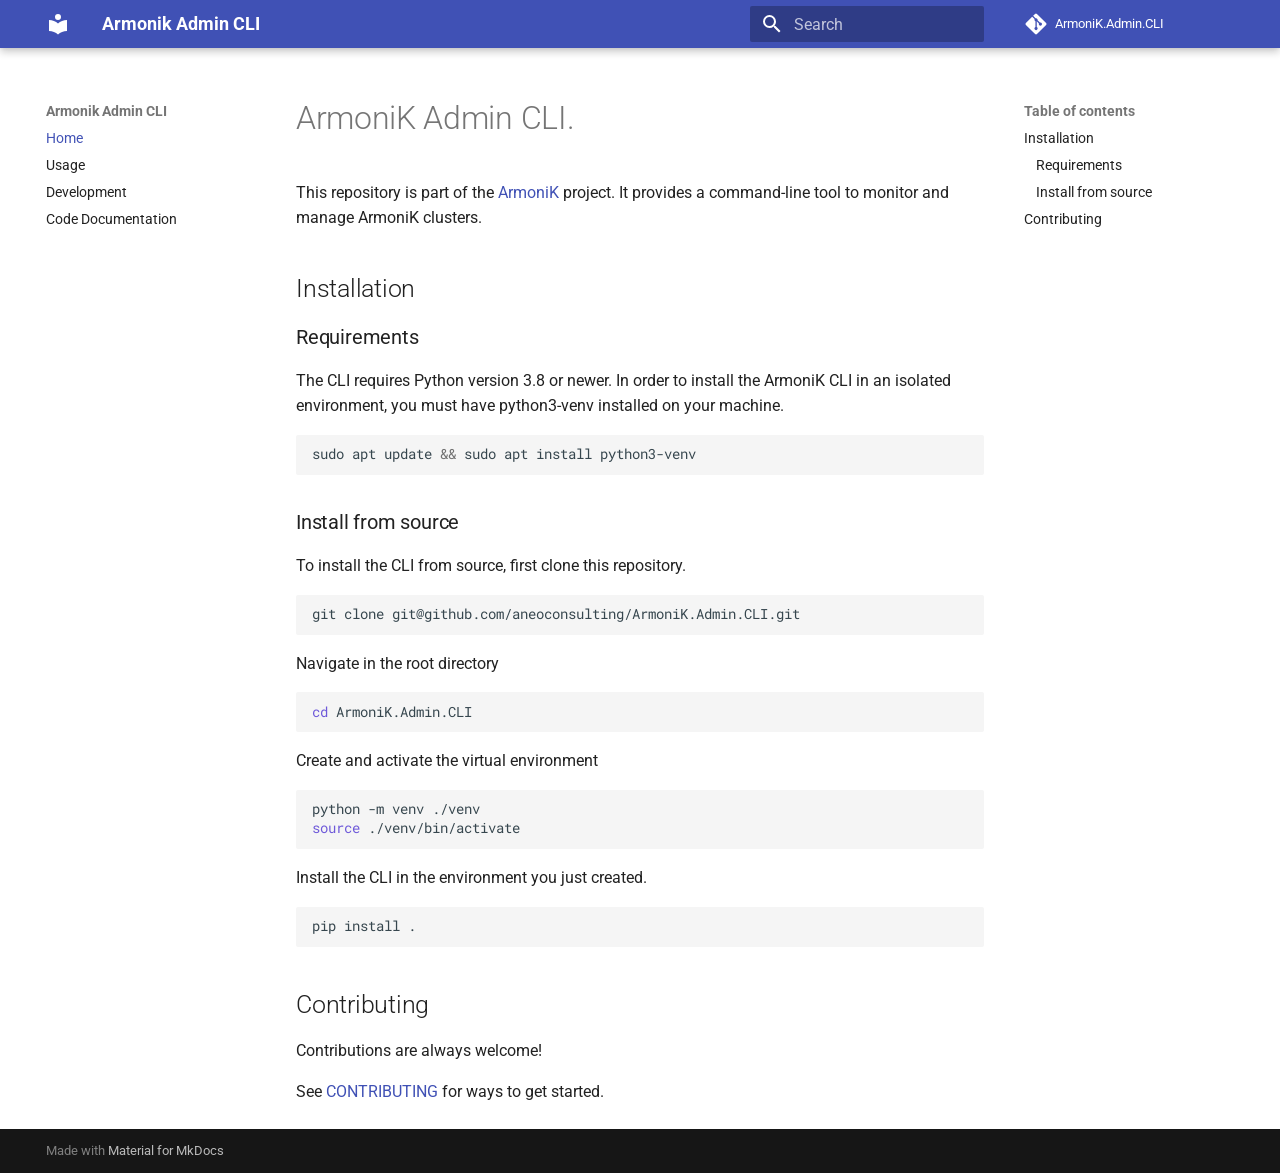
<file: index.html>
<!doctype html>
<html lang="en" class="no-js">
  <head>
    
      <meta charset="utf-8">
      <meta name="viewport" content="width=device-width,initial-scale=1">
      
      
      
      
      
        <link rel="next" href="usage/">
      
      
      <link rel="icon" href="assets/images/favicon.png">
      <meta name="generator" content="mkdocs-1.6.1, mkdocs-material-9.5.50">
    
    
      
        <title>Armonik Admin CLI</title>
      
    
    
      <link rel="stylesheet" href="assets/stylesheets/main.a40c8224.min.css">
      
      


    
    
      
    
    
      
        
        
        <link rel="preconnect" href="https://fonts.gstatic.com" crossorigin>
        <link rel="stylesheet" href="https://fonts.googleapis.com/css?family=Roboto:300,300i,400,400i,700,700i%7CRoboto+Mono:400,400i,700,700i&display=fallback">
        <style>:root{--md-text-font:"Roboto";--md-code-font:"Roboto Mono"}</style>
      
    
    
      <link rel="stylesheet" href="assets/_mkdocstrings.css">
    
    <script>__md_scope=new URL(".",location),__md_hash=e=>[...e].reduce(((e,_)=>(e<<5)-e+_.charCodeAt(0)),0),__md_get=(e,_=localStorage,t=__md_scope)=>JSON.parse(_.getItem(t.pathname+"."+e)),__md_set=(e,_,t=localStorage,a=__md_scope)=>{try{t.setItem(a.pathname+"."+e,JSON.stringify(_))}catch(e){}}</script>
    
      

    
    
    
  </head>
  
  
    <body dir="ltr">
  
    
    <input class="md-toggle" data-md-toggle="drawer" type="checkbox" id="__drawer" autocomplete="off">
    <input class="md-toggle" data-md-toggle="search" type="checkbox" id="__search" autocomplete="off">
    <label class="md-overlay" for="__drawer"></label>
    <div data-md-component="skip">
      
        
        <a href="#armonik-admin-cli" class="md-skip">
          Skip to content
        </a>
      
    </div>
    <div data-md-component="announce">
      
    </div>
    
    
      

  

<header class="md-header md-header--shadow" data-md-component="header">
  <nav class="md-header__inner md-grid" aria-label="Header">
    <a href="." title="Armonik Admin CLI" class="md-header__button md-logo" aria-label="Armonik Admin CLI" data-md-component="logo">
      
  
  <svg xmlns="http://www.w3.org/2000/svg" viewBox="0 0 24 24"><path d="M12 8a3 3 0 0 0 3-3 3 3 0 0 0-3-3 3 3 0 0 0-3 3 3 3 0 0 0 3 3m0 3.54C9.64 9.35 6.5 8 3 8v11c3.5 0 6.64 1.35 9 3.54 2.36-2.19 5.5-3.54 9-3.54V8c-3.5 0-6.64 1.35-9 3.54"/></svg>

    </a>
    <label class="md-header__button md-icon" for="__drawer">
      
      <svg xmlns="http://www.w3.org/2000/svg" viewBox="0 0 24 24"><path d="M3 6h18v2H3zm0 5h18v2H3zm0 5h18v2H3z"/></svg>
    </label>
    <div class="md-header__title" data-md-component="header-title">
      <div class="md-header__ellipsis">
        <div class="md-header__topic">
          <span class="md-ellipsis">
            Armonik Admin CLI
          </span>
        </div>
        <div class="md-header__topic" data-md-component="header-topic">
          <span class="md-ellipsis">
            
              Home
            
          </span>
        </div>
      </div>
    </div>
    
    
      <script>var palette=__md_get("__palette");if(palette&&palette.color){if("(prefers-color-scheme)"===palette.color.media){var media=matchMedia("(prefers-color-scheme: light)"),input=document.querySelector(media.matches?"[data-md-color-media='(prefers-color-scheme: light)']":"[data-md-color-media='(prefers-color-scheme: dark)']");palette.color.media=input.getAttribute("data-md-color-media"),palette.color.scheme=input.getAttribute("data-md-color-scheme"),palette.color.primary=input.getAttribute("data-md-color-primary"),palette.color.accent=input.getAttribute("data-md-color-accent")}for(var[key,value]of Object.entries(palette.color))document.body.setAttribute("data-md-color-"+key,value)}</script>
    
    
    
      <label class="md-header__button md-icon" for="__search">
        
        <svg xmlns="http://www.w3.org/2000/svg" viewBox="0 0 24 24"><path d="M9.5 3A6.5 6.5 0 0 1 16 9.5c0 1.61-.59 3.09-1.56 4.23l.27.27h.79l5 5-1.5 1.5-5-5v-.79l-.27-.27A6.52 6.52 0 0 1 9.5 16 6.5 6.5 0 0 1 3 9.5 6.5 6.5 0 0 1 9.5 3m0 2C7 5 5 7 5 9.5S7 14 9.5 14 14 12 14 9.5 12 5 9.5 5"/></svg>
      </label>
      <div class="md-search" data-md-component="search" role="dialog">
  <label class="md-search__overlay" for="__search"></label>
  <div class="md-search__inner" role="search">
    <form class="md-search__form" name="search">
      <input type="text" class="md-search__input" name="query" aria-label="Search" placeholder="Search" autocapitalize="off" autocorrect="off" autocomplete="off" spellcheck="false" data-md-component="search-query" required>
      <label class="md-search__icon md-icon" for="__search">
        
        <svg xmlns="http://www.w3.org/2000/svg" viewBox="0 0 24 24"><path d="M9.5 3A6.5 6.5 0 0 1 16 9.5c0 1.61-.59 3.09-1.56 4.23l.27.27h.79l5 5-1.5 1.5-5-5v-.79l-.27-.27A6.52 6.52 0 0 1 9.5 16 6.5 6.5 0 0 1 3 9.5 6.5 6.5 0 0 1 9.5 3m0 2C7 5 5 7 5 9.5S7 14 9.5 14 14 12 14 9.5 12 5 9.5 5"/></svg>
        
        <svg xmlns="http://www.w3.org/2000/svg" viewBox="0 0 24 24"><path d="M20 11v2H8l5.5 5.5-1.42 1.42L4.16 12l7.92-7.92L13.5 5.5 8 11z"/></svg>
      </label>
      <nav class="md-search__options" aria-label="Search">
        
        <button type="reset" class="md-search__icon md-icon" title="Clear" aria-label="Clear" tabindex="-1">
          
          <svg xmlns="http://www.w3.org/2000/svg" viewBox="0 0 24 24"><path d="M19 6.41 17.59 5 12 10.59 6.41 5 5 6.41 10.59 12 5 17.59 6.41 19 12 13.41 17.59 19 19 17.59 13.41 12z"/></svg>
        </button>
      </nav>
      
    </form>
    <div class="md-search__output">
      <div class="md-search__scrollwrap" tabindex="0" data-md-scrollfix>
        <div class="md-search-result" data-md-component="search-result">
          <div class="md-search-result__meta">
            Initializing search
          </div>
          <ol class="md-search-result__list" role="presentation"></ol>
        </div>
      </div>
    </div>
  </div>
</div>
    
    
      <div class="md-header__source">
        <a href="https://github.com/aneoconsulting/ArmoniK.Admin.CLI/" title="Go to repository" class="md-source" data-md-component="source">
  <div class="md-source__icon md-icon">
    
    <svg xmlns="http://www.w3.org/2000/svg" viewBox="0 0 448 512"><!--! Font Awesome Free 6.7.2 by @fontawesome - https://fontawesome.com License - https://fontawesome.com/license/free (Icons: CC BY 4.0, Fonts: SIL OFL 1.1, Code: MIT License) Copyright 2024 Fonticons, Inc.--><path d="M439.55 236.05 244 40.45a28.87 28.87 0 0 0-40.81 0l-40.66 40.63 51.52 51.52c27.06-9.14 52.68 16.77 43.39 43.68l49.66 49.66c34.23-11.8 61.18 31 35.47 56.69-26.49 26.49-70.21-2.87-56-37.34L240.22 199v121.85c25.3 12.54 22.26 41.85 9.08 55a34.34 34.34 0 0 1-48.55 0c-17.57-17.6-11.07-46.91 11.25-56v-123c-20.8-8.51-24.6-30.74-18.64-45L142.57 101 8.45 235.14a28.86 28.86 0 0 0 0 40.81l195.61 195.6a28.86 28.86 0 0 0 40.8 0l194.69-194.69a28.86 28.86 0 0 0 0-40.81"/></svg>
  </div>
  <div class="md-source__repository">
    ArmoniK.Admin.CLI
  </div>
</a>
      </div>
    
  </nav>
  
</header>
    
    <div class="md-container" data-md-component="container">
      
      
        
          
        
      
      <main class="md-main" data-md-component="main">
        <div class="md-main__inner md-grid">
          
            
              
              <div class="md-sidebar md-sidebar--primary" data-md-component="sidebar" data-md-type="navigation" >
                <div class="md-sidebar__scrollwrap">
                  <div class="md-sidebar__inner">
                    



<nav class="md-nav md-nav--primary" aria-label="Navigation" data-md-level="0">
  <label class="md-nav__title" for="__drawer">
    <a href="." title="Armonik Admin CLI" class="md-nav__button md-logo" aria-label="Armonik Admin CLI" data-md-component="logo">
      
  
  <svg xmlns="http://www.w3.org/2000/svg" viewBox="0 0 24 24"><path d="M12 8a3 3 0 0 0 3-3 3 3 0 0 0-3-3 3 3 0 0 0-3 3 3 3 0 0 0 3 3m0 3.54C9.64 9.35 6.5 8 3 8v11c3.5 0 6.64 1.35 9 3.54 2.36-2.19 5.5-3.54 9-3.54V8c-3.5 0-6.64 1.35-9 3.54"/></svg>

    </a>
    Armonik Admin CLI
  </label>
  
    <div class="md-nav__source">
      <a href="https://github.com/aneoconsulting/ArmoniK.Admin.CLI/" title="Go to repository" class="md-source" data-md-component="source">
  <div class="md-source__icon md-icon">
    
    <svg xmlns="http://www.w3.org/2000/svg" viewBox="0 0 448 512"><!--! Font Awesome Free 6.7.2 by @fontawesome - https://fontawesome.com License - https://fontawesome.com/license/free (Icons: CC BY 4.0, Fonts: SIL OFL 1.1, Code: MIT License) Copyright 2024 Fonticons, Inc.--><path d="M439.55 236.05 244 40.45a28.87 28.87 0 0 0-40.81 0l-40.66 40.63 51.52 51.52c27.06-9.14 52.68 16.77 43.39 43.68l49.66 49.66c34.23-11.8 61.18 31 35.47 56.69-26.49 26.49-70.21-2.87-56-37.34L240.22 199v121.85c25.3 12.54 22.26 41.85 9.08 55a34.34 34.34 0 0 1-48.55 0c-17.57-17.6-11.07-46.91 11.25-56v-123c-20.8-8.51-24.6-30.74-18.64-45L142.57 101 8.45 235.14a28.86 28.86 0 0 0 0 40.81l195.61 195.6a28.86 28.86 0 0 0 40.8 0l194.69-194.69a28.86 28.86 0 0 0 0-40.81"/></svg>
  </div>
  <div class="md-source__repository">
    ArmoniK.Admin.CLI
  </div>
</a>
    </div>
  
  <ul class="md-nav__list" data-md-scrollfix>
    
      
      
  
  
    
  
  
  
    <li class="md-nav__item md-nav__item--active">
      
      <input class="md-nav__toggle md-toggle" type="checkbox" id="__toc">
      
      
        
      
      
        <label class="md-nav__link md-nav__link--active" for="__toc">
          
  
  <span class="md-ellipsis">
    Home
  </span>
  

          <span class="md-nav__icon md-icon"></span>
        </label>
      
      <a href="." class="md-nav__link md-nav__link--active">
        
  
  <span class="md-ellipsis">
    Home
  </span>
  

      </a>
      
        

<nav class="md-nav md-nav--secondary" aria-label="Table of contents">
  
  
  
    
  
  
    <label class="md-nav__title" for="__toc">
      <span class="md-nav__icon md-icon"></span>
      Table of contents
    </label>
    <ul class="md-nav__list" data-md-component="toc" data-md-scrollfix>
      
        <li class="md-nav__item">
  <a href="#installation" class="md-nav__link">
    <span class="md-ellipsis">
      Installation
    </span>
  </a>
  
    <nav class="md-nav" aria-label="Installation">
      <ul class="md-nav__list">
        
          <li class="md-nav__item">
  <a href="#requirements" class="md-nav__link">
    <span class="md-ellipsis">
      Requirements
    </span>
  </a>
  
</li>
        
          <li class="md-nav__item">
  <a href="#install-from-source" class="md-nav__link">
    <span class="md-ellipsis">
      Install from source
    </span>
  </a>
  
</li>
        
      </ul>
    </nav>
  
</li>
      
        <li class="md-nav__item">
  <a href="#contributing" class="md-nav__link">
    <span class="md-ellipsis">
      Contributing
    </span>
  </a>
  
</li>
      
    </ul>
  
</nav>
      
    </li>
  

    
      
      
  
  
  
  
    <li class="md-nav__item">
      <a href="usage/" class="md-nav__link">
        
  
  <span class="md-ellipsis">
    Usage
  </span>
  

      </a>
    </li>
  

    
      
      
  
  
  
  
    <li class="md-nav__item">
      <a href="development/" class="md-nav__link">
        
  
  <span class="md-ellipsis">
    Development
  </span>
  

      </a>
    </li>
  

    
      
      
  
  
  
  
    <li class="md-nav__item">
      <a href="code_docs_gen/" class="md-nav__link">
        
  
  <span class="md-ellipsis">
    Code Documentation
  </span>
  

      </a>
    </li>
  

    
  </ul>
</nav>
                  </div>
                </div>
              </div>
            
            
              
              <div class="md-sidebar md-sidebar--secondary" data-md-component="sidebar" data-md-type="toc" >
                <div class="md-sidebar__scrollwrap">
                  <div class="md-sidebar__inner">
                    

<nav class="md-nav md-nav--secondary" aria-label="Table of contents">
  
  
  
    
  
  
    <label class="md-nav__title" for="__toc">
      <span class="md-nav__icon md-icon"></span>
      Table of contents
    </label>
    <ul class="md-nav__list" data-md-component="toc" data-md-scrollfix>
      
        <li class="md-nav__item">
  <a href="#installation" class="md-nav__link">
    <span class="md-ellipsis">
      Installation
    </span>
  </a>
  
    <nav class="md-nav" aria-label="Installation">
      <ul class="md-nav__list">
        
          <li class="md-nav__item">
  <a href="#requirements" class="md-nav__link">
    <span class="md-ellipsis">
      Requirements
    </span>
  </a>
  
</li>
        
          <li class="md-nav__item">
  <a href="#install-from-source" class="md-nav__link">
    <span class="md-ellipsis">
      Install from source
    </span>
  </a>
  
</li>
        
      </ul>
    </nav>
  
</li>
      
        <li class="md-nav__item">
  <a href="#contributing" class="md-nav__link">
    <span class="md-ellipsis">
      Contributing
    </span>
  </a>
  
</li>
      
    </ul>
  
</nav>
                  </div>
                </div>
              </div>
            
          
          
            <div class="md-content" data-md-component="content">
              <article class="md-content__inner md-typeset">
                
                  

  
  


<h1 id="armonik-admin-cli">ArmoniK Admin CLI.</h1>
<p>This repository is part of the <a href="https://github.com/aneoconsulting/ArmoniK">ArmoniK</a> project. It provides a command-line tool to monitor and manage ArmoniK clusters.</p>
<h2 id="installation">Installation</h2>
<h3 id="requirements">Requirements</h3>
<p>The CLI requires Python version 3.8 or newer. In order to install the ArmoniK CLI in an isolated environment, you must have python3-venv installed on your machine.</p>
<div class="language-bash highlight"><pre><span></span><code><span id="__span-0-1"><a id="__codelineno-0-1" name="__codelineno-0-1" href="#__codelineno-0-1"></a>sudo<span class="w"> </span>apt<span class="w"> </span>update<span class="w"> </span><span class="o">&amp;&amp;</span><span class="w"> </span>sudo<span class="w"> </span>apt<span class="w"> </span>install<span class="w"> </span>python3-venv
</span></code></pre></div>
<h3 id="install-from-source">Install from source</h3>
<p>To install the CLI from source, first clone this repository.</p>
<div class="language-bash highlight"><pre><span></span><code><span id="__span-1-1"><a id="__codelineno-1-1" name="__codelineno-1-1" href="#__codelineno-1-1"></a>git<span class="w"> </span>clone<span class="w"> </span>git@github.com/aneoconsulting/ArmoniK.Admin.CLI.git
</span></code></pre></div>
<p>Navigate in the root directory</p>
<div class="language-bash highlight"><pre><span></span><code><span id="__span-2-1"><a id="__codelineno-2-1" name="__codelineno-2-1" href="#__codelineno-2-1"></a><span class="nb">cd</span><span class="w"> </span>ArmoniK.Admin.CLI
</span></code></pre></div>
<p>Create and activate the virtual environment</p>
<div class="language-bash highlight"><pre><span></span><code><span id="__span-3-1"><a id="__codelineno-3-1" name="__codelineno-3-1" href="#__codelineno-3-1"></a>python<span class="w"> </span>-m<span class="w"> </span>venv<span class="w"> </span>./venv
</span><span id="__span-3-2"><a id="__codelineno-3-2" name="__codelineno-3-2" href="#__codelineno-3-2"></a><span class="nb">source</span><span class="w"> </span>./venv/bin/activate
</span></code></pre></div>
<p>Install the CLI in the environment you just created.</p>
<div class="language-bash highlight"><pre><span></span><code><span id="__span-4-1"><a id="__codelineno-4-1" name="__codelineno-4-1" href="#__codelineno-4-1"></a>pip<span class="w"> </span>install<span class="w"> </span>.
</span></code></pre></div>
<h2 id="contributing">Contributing</h2>
<p>Contributions are always welcome!</p>
<p>See <a href="CONTRIBUTING.md">CONTRIBUTING</a> for ways to get started.</p>












                
              </article>
            </div>
          
          
<script>var target=document.getElementById(location.hash.slice(1));target&&target.name&&(target.checked=target.name.startsWith("__tabbed_"))</script>
        </div>
        
      </main>
      
        <footer class="md-footer">
  
  <div class="md-footer-meta md-typeset">
    <div class="md-footer-meta__inner md-grid">
      <div class="md-copyright">
  
  
    Made with
    <a href="https://squidfunk.github.io/mkdocs-material/" target="_blank" rel="noopener">
      Material for MkDocs
    </a>
  
</div>
      
    </div>
  </div>
</footer>
      
    </div>
    <div class="md-dialog" data-md-component="dialog">
      <div class="md-dialog__inner md-typeset"></div>
    </div>
    
    
    <script id="__config" type="application/json">{"base": ".", "features": [], "search": "assets/javascripts/workers/search.f8cc74c7.min.js", "translations": {"clipboard.copied": "Copied to clipboard", "clipboard.copy": "Copy to clipboard", "search.result.more.one": "1 more on this page", "search.result.more.other": "# more on this page", "search.result.none": "No matching documents", "search.result.one": "1 matching document", "search.result.other": "# matching documents", "search.result.placeholder": "Type to start searching", "search.result.term.missing": "Missing", "select.version": "Select version"}}</script>
    
    
      <script src="assets/javascripts/bundle.60a45f97.min.js"></script>
      
    
  </body>
</html>
</file>
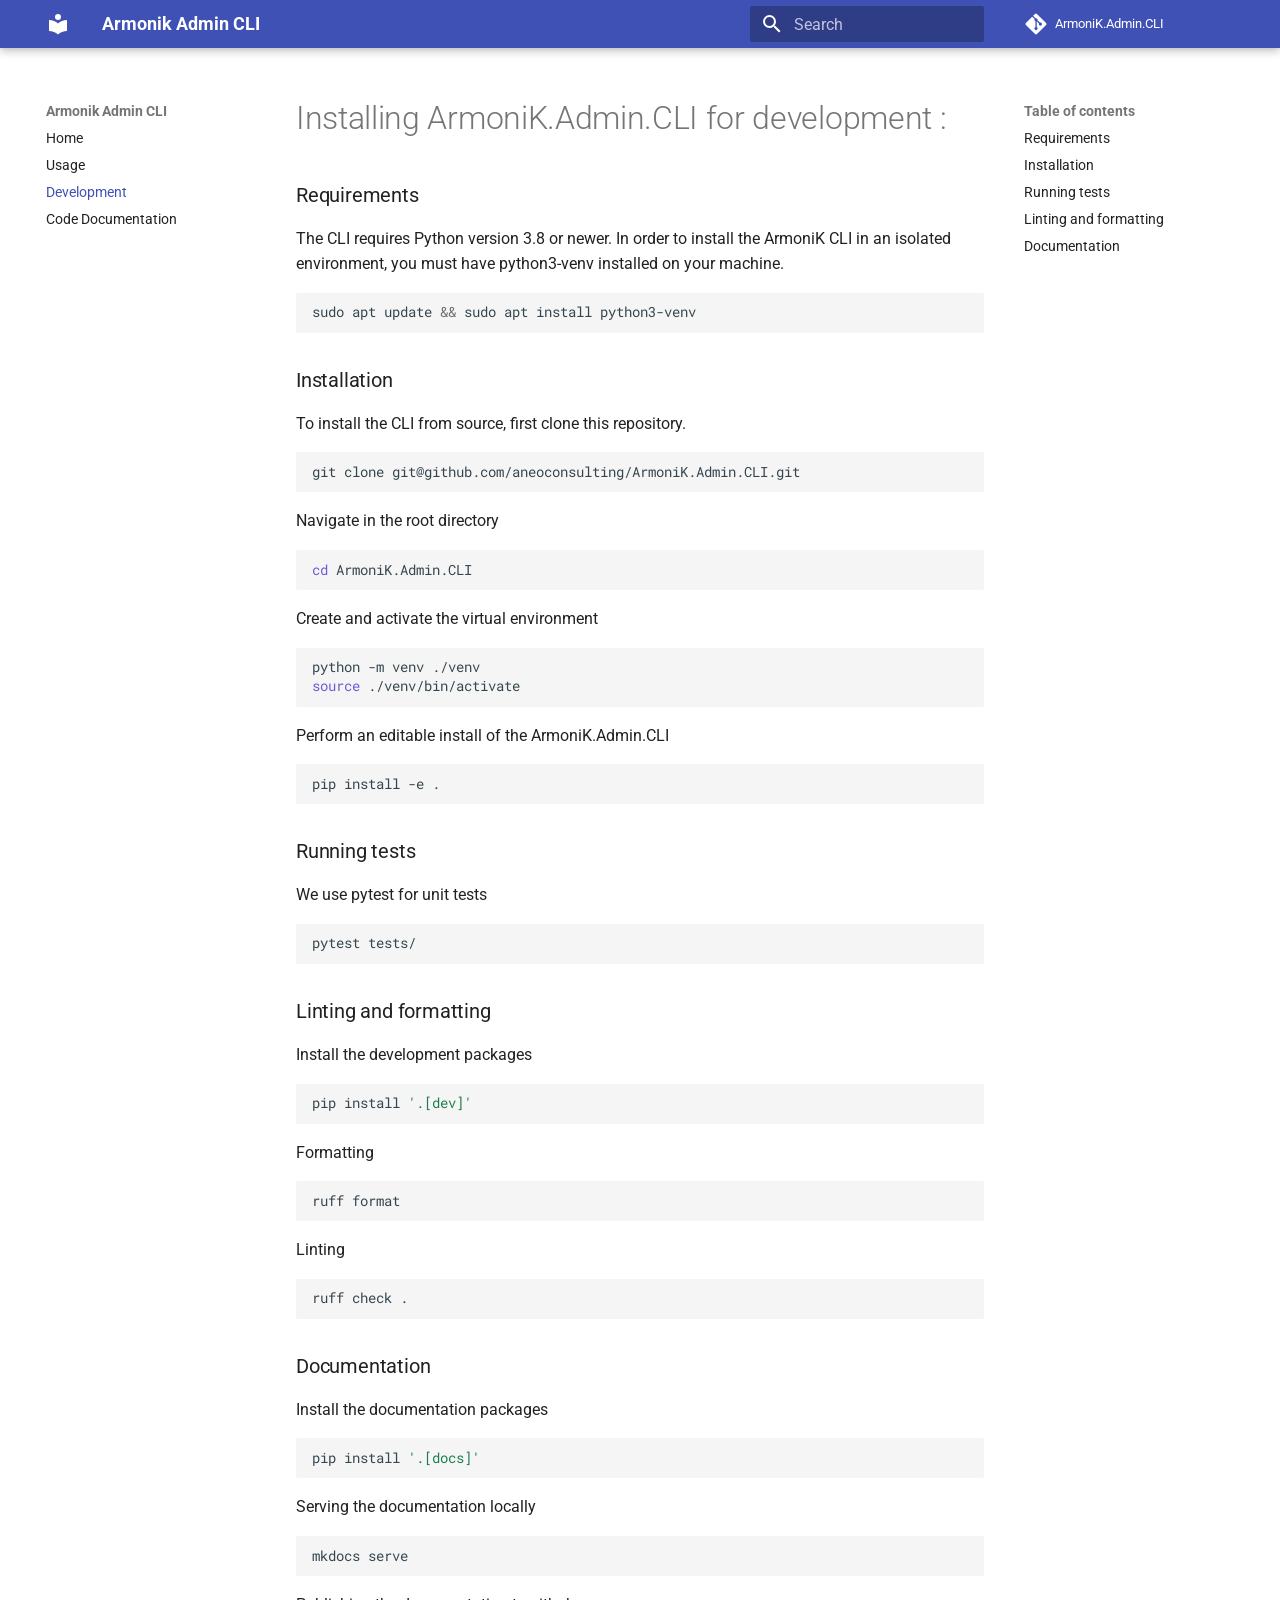
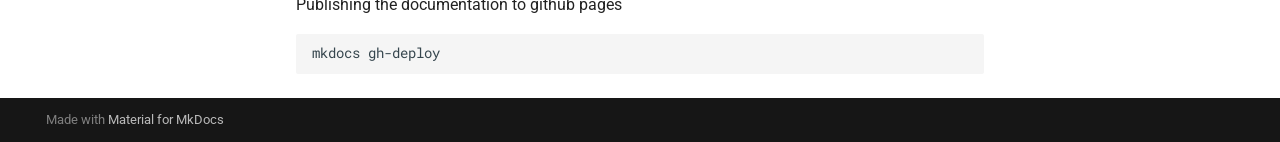
<file: development/index.html>
<!doctype html>
<html lang="en" class="no-js">
  <head>
    
      <meta charset="utf-8">
      <meta name="viewport" content="width=device-width,initial-scale=1">
      
      
      
      
        <link rel="prev" href="../usage/">
      
      
        <link rel="next" href="../code_docs_gen/">
      
      
      <link rel="icon" href="../assets/images/favicon.png">
      <meta name="generator" content="mkdocs-1.6.1, mkdocs-material-9.5.50">
    
    
      
        <title>Development - Armonik Admin CLI</title>
      
    
    
      <link rel="stylesheet" href="../assets/stylesheets/main.a40c8224.min.css">
      
      


    
    
      
    
    
      
        
        
        <link rel="preconnect" href="https://fonts.gstatic.com" crossorigin>
        <link rel="stylesheet" href="https://fonts.googleapis.com/css?family=Roboto:300,300i,400,400i,700,700i%7CRoboto+Mono:400,400i,700,700i&display=fallback">
        <style>:root{--md-text-font:"Roboto";--md-code-font:"Roboto Mono"}</style>
      
    
    
      <link rel="stylesheet" href="../assets/_mkdocstrings.css">
    
    <script>__md_scope=new URL("..",location),__md_hash=e=>[...e].reduce(((e,_)=>(e<<5)-e+_.charCodeAt(0)),0),__md_get=(e,_=localStorage,t=__md_scope)=>JSON.parse(_.getItem(t.pathname+"."+e)),__md_set=(e,_,t=localStorage,a=__md_scope)=>{try{t.setItem(a.pathname+"."+e,JSON.stringify(_))}catch(e){}}</script>
    
      

    
    
    
  </head>
  
  
    <body dir="ltr">
  
    
    <input class="md-toggle" data-md-toggle="drawer" type="checkbox" id="__drawer" autocomplete="off">
    <input class="md-toggle" data-md-toggle="search" type="checkbox" id="__search" autocomplete="off">
    <label class="md-overlay" for="__drawer"></label>
    <div data-md-component="skip">
      
        
        <a href="#installing-armonikadmincli-for-development" class="md-skip">
          Skip to content
        </a>
      
    </div>
    <div data-md-component="announce">
      
    </div>
    
    
      

  

<header class="md-header md-header--shadow" data-md-component="header">
  <nav class="md-header__inner md-grid" aria-label="Header">
    <a href=".." title="Armonik Admin CLI" class="md-header__button md-logo" aria-label="Armonik Admin CLI" data-md-component="logo">
      
  
  <svg xmlns="http://www.w3.org/2000/svg" viewBox="0 0 24 24"><path d="M12 8a3 3 0 0 0 3-3 3 3 0 0 0-3-3 3 3 0 0 0-3 3 3 3 0 0 0 3 3m0 3.54C9.64 9.35 6.5 8 3 8v11c3.5 0 6.64 1.35 9 3.54 2.36-2.19 5.5-3.54 9-3.54V8c-3.5 0-6.64 1.35-9 3.54"/></svg>

    </a>
    <label class="md-header__button md-icon" for="__drawer">
      
      <svg xmlns="http://www.w3.org/2000/svg" viewBox="0 0 24 24"><path d="M3 6h18v2H3zm0 5h18v2H3zm0 5h18v2H3z"/></svg>
    </label>
    <div class="md-header__title" data-md-component="header-title">
      <div class="md-header__ellipsis">
        <div class="md-header__topic">
          <span class="md-ellipsis">
            Armonik Admin CLI
          </span>
        </div>
        <div class="md-header__topic" data-md-component="header-topic">
          <span class="md-ellipsis">
            
              Development
            
          </span>
        </div>
      </div>
    </div>
    
    
      <script>var palette=__md_get("__palette");if(palette&&palette.color){if("(prefers-color-scheme)"===palette.color.media){var media=matchMedia("(prefers-color-scheme: light)"),input=document.querySelector(media.matches?"[data-md-color-media='(prefers-color-scheme: light)']":"[data-md-color-media='(prefers-color-scheme: dark)']");palette.color.media=input.getAttribute("data-md-color-media"),palette.color.scheme=input.getAttribute("data-md-color-scheme"),palette.color.primary=input.getAttribute("data-md-color-primary"),palette.color.accent=input.getAttribute("data-md-color-accent")}for(var[key,value]of Object.entries(palette.color))document.body.setAttribute("data-md-color-"+key,value)}</script>
    
    
    
      <label class="md-header__button md-icon" for="__search">
        
        <svg xmlns="http://www.w3.org/2000/svg" viewBox="0 0 24 24"><path d="M9.5 3A6.5 6.5 0 0 1 16 9.5c0 1.61-.59 3.09-1.56 4.23l.27.27h.79l5 5-1.5 1.5-5-5v-.79l-.27-.27A6.52 6.52 0 0 1 9.5 16 6.5 6.5 0 0 1 3 9.5 6.5 6.5 0 0 1 9.5 3m0 2C7 5 5 7 5 9.5S7 14 9.5 14 14 12 14 9.5 12 5 9.5 5"/></svg>
      </label>
      <div class="md-search" data-md-component="search" role="dialog">
  <label class="md-search__overlay" for="__search"></label>
  <div class="md-search__inner" role="search">
    <form class="md-search__form" name="search">
      <input type="text" class="md-search__input" name="query" aria-label="Search" placeholder="Search" autocapitalize="off" autocorrect="off" autocomplete="off" spellcheck="false" data-md-component="search-query" required>
      <label class="md-search__icon md-icon" for="__search">
        
        <svg xmlns="http://www.w3.org/2000/svg" viewBox="0 0 24 24"><path d="M9.5 3A6.5 6.5 0 0 1 16 9.5c0 1.61-.59 3.09-1.56 4.23l.27.27h.79l5 5-1.5 1.5-5-5v-.79l-.27-.27A6.52 6.52 0 0 1 9.5 16 6.5 6.5 0 0 1 3 9.5 6.5 6.5 0 0 1 9.5 3m0 2C7 5 5 7 5 9.5S7 14 9.5 14 14 12 14 9.5 12 5 9.5 5"/></svg>
        
        <svg xmlns="http://www.w3.org/2000/svg" viewBox="0 0 24 24"><path d="M20 11v2H8l5.5 5.5-1.42 1.42L4.16 12l7.92-7.92L13.5 5.5 8 11z"/></svg>
      </label>
      <nav class="md-search__options" aria-label="Search">
        
        <button type="reset" class="md-search__icon md-icon" title="Clear" aria-label="Clear" tabindex="-1">
          
          <svg xmlns="http://www.w3.org/2000/svg" viewBox="0 0 24 24"><path d="M19 6.41 17.59 5 12 10.59 6.41 5 5 6.41 10.59 12 5 17.59 6.41 19 12 13.41 17.59 19 19 17.59 13.41 12z"/></svg>
        </button>
      </nav>
      
    </form>
    <div class="md-search__output">
      <div class="md-search__scrollwrap" tabindex="0" data-md-scrollfix>
        <div class="md-search-result" data-md-component="search-result">
          <div class="md-search-result__meta">
            Initializing search
          </div>
          <ol class="md-search-result__list" role="presentation"></ol>
        </div>
      </div>
    </div>
  </div>
</div>
    
    
      <div class="md-header__source">
        <a href="https://github.com/aneoconsulting/ArmoniK.Admin.CLI/" title="Go to repository" class="md-source" data-md-component="source">
  <div class="md-source__icon md-icon">
    
    <svg xmlns="http://www.w3.org/2000/svg" viewBox="0 0 448 512"><!--! Font Awesome Free 6.7.2 by @fontawesome - https://fontawesome.com License - https://fontawesome.com/license/free (Icons: CC BY 4.0, Fonts: SIL OFL 1.1, Code: MIT License) Copyright 2024 Fonticons, Inc.--><path d="M439.55 236.05 244 40.45a28.87 28.87 0 0 0-40.81 0l-40.66 40.63 51.52 51.52c27.06-9.14 52.68 16.77 43.39 43.68l49.66 49.66c34.23-11.8 61.18 31 35.47 56.69-26.49 26.49-70.21-2.87-56-37.34L240.22 199v121.85c25.3 12.54 22.26 41.85 9.08 55a34.34 34.34 0 0 1-48.55 0c-17.57-17.6-11.07-46.91 11.25-56v-123c-20.8-8.51-24.6-30.74-18.64-45L142.57 101 8.45 235.14a28.86 28.86 0 0 0 0 40.81l195.61 195.6a28.86 28.86 0 0 0 40.8 0l194.69-194.69a28.86 28.86 0 0 0 0-40.81"/></svg>
  </div>
  <div class="md-source__repository">
    ArmoniK.Admin.CLI
  </div>
</a>
      </div>
    
  </nav>
  
</header>
    
    <div class="md-container" data-md-component="container">
      
      
        
          
        
      
      <main class="md-main" data-md-component="main">
        <div class="md-main__inner md-grid">
          
            
              
              <div class="md-sidebar md-sidebar--primary" data-md-component="sidebar" data-md-type="navigation" >
                <div class="md-sidebar__scrollwrap">
                  <div class="md-sidebar__inner">
                    



<nav class="md-nav md-nav--primary" aria-label="Navigation" data-md-level="0">
  <label class="md-nav__title" for="__drawer">
    <a href=".." title="Armonik Admin CLI" class="md-nav__button md-logo" aria-label="Armonik Admin CLI" data-md-component="logo">
      
  
  <svg xmlns="http://www.w3.org/2000/svg" viewBox="0 0 24 24"><path d="M12 8a3 3 0 0 0 3-3 3 3 0 0 0-3-3 3 3 0 0 0-3 3 3 3 0 0 0 3 3m0 3.54C9.64 9.35 6.5 8 3 8v11c3.5 0 6.64 1.35 9 3.54 2.36-2.19 5.5-3.54 9-3.54V8c-3.5 0-6.64 1.35-9 3.54"/></svg>

    </a>
    Armonik Admin CLI
  </label>
  
    <div class="md-nav__source">
      <a href="https://github.com/aneoconsulting/ArmoniK.Admin.CLI/" title="Go to repository" class="md-source" data-md-component="source">
  <div class="md-source__icon md-icon">
    
    <svg xmlns="http://www.w3.org/2000/svg" viewBox="0 0 448 512"><!--! Font Awesome Free 6.7.2 by @fontawesome - https://fontawesome.com License - https://fontawesome.com/license/free (Icons: CC BY 4.0, Fonts: SIL OFL 1.1, Code: MIT License) Copyright 2024 Fonticons, Inc.--><path d="M439.55 236.05 244 40.45a28.87 28.87 0 0 0-40.81 0l-40.66 40.63 51.52 51.52c27.06-9.14 52.68 16.77 43.39 43.68l49.66 49.66c34.23-11.8 61.18 31 35.47 56.69-26.49 26.49-70.21-2.87-56-37.34L240.22 199v121.85c25.3 12.54 22.26 41.85 9.08 55a34.34 34.34 0 0 1-48.55 0c-17.57-17.6-11.07-46.91 11.25-56v-123c-20.8-8.51-24.6-30.74-18.64-45L142.57 101 8.45 235.14a28.86 28.86 0 0 0 0 40.81l195.61 195.6a28.86 28.86 0 0 0 40.8 0l194.69-194.69a28.86 28.86 0 0 0 0-40.81"/></svg>
  </div>
  <div class="md-source__repository">
    ArmoniK.Admin.CLI
  </div>
</a>
    </div>
  
  <ul class="md-nav__list" data-md-scrollfix>
    
      
      
  
  
  
  
    <li class="md-nav__item">
      <a href=".." class="md-nav__link">
        
  
  <span class="md-ellipsis">
    Home
  </span>
  

      </a>
    </li>
  

    
      
      
  
  
  
  
    <li class="md-nav__item">
      <a href="../usage/" class="md-nav__link">
        
  
  <span class="md-ellipsis">
    Usage
  </span>
  

      </a>
    </li>
  

    
      
      
  
  
    
  
  
  
    <li class="md-nav__item md-nav__item--active">
      
      <input class="md-nav__toggle md-toggle" type="checkbox" id="__toc">
      
      
        
      
      
        <label class="md-nav__link md-nav__link--active" for="__toc">
          
  
  <span class="md-ellipsis">
    Development
  </span>
  

          <span class="md-nav__icon md-icon"></span>
        </label>
      
      <a href="./" class="md-nav__link md-nav__link--active">
        
  
  <span class="md-ellipsis">
    Development
  </span>
  

      </a>
      
        

<nav class="md-nav md-nav--secondary" aria-label="Table of contents">
  
  
  
    
  
  
    <label class="md-nav__title" for="__toc">
      <span class="md-nav__icon md-icon"></span>
      Table of contents
    </label>
    <ul class="md-nav__list" data-md-component="toc" data-md-scrollfix>
      
        <li class="md-nav__item">
  <a href="#requirements" class="md-nav__link">
    <span class="md-ellipsis">
      Requirements
    </span>
  </a>
  
</li>
      
        <li class="md-nav__item">
  <a href="#installation" class="md-nav__link">
    <span class="md-ellipsis">
      Installation
    </span>
  </a>
  
</li>
      
        <li class="md-nav__item">
  <a href="#running-tests" class="md-nav__link">
    <span class="md-ellipsis">
      Running tests
    </span>
  </a>
  
</li>
      
        <li class="md-nav__item">
  <a href="#linting-and-formatting" class="md-nav__link">
    <span class="md-ellipsis">
      Linting and formatting
    </span>
  </a>
  
</li>
      
        <li class="md-nav__item">
  <a href="#documentation" class="md-nav__link">
    <span class="md-ellipsis">
      Documentation
    </span>
  </a>
  
</li>
      
    </ul>
  
</nav>
      
    </li>
  

    
      
      
  
  
  
  
    <li class="md-nav__item">
      <a href="../code_docs_gen/" class="md-nav__link">
        
  
  <span class="md-ellipsis">
    Code Documentation
  </span>
  

      </a>
    </li>
  

    
  </ul>
</nav>
                  </div>
                </div>
              </div>
            
            
              
              <div class="md-sidebar md-sidebar--secondary" data-md-component="sidebar" data-md-type="toc" >
                <div class="md-sidebar__scrollwrap">
                  <div class="md-sidebar__inner">
                    

<nav class="md-nav md-nav--secondary" aria-label="Table of contents">
  
  
  
    
  
  
    <label class="md-nav__title" for="__toc">
      <span class="md-nav__icon md-icon"></span>
      Table of contents
    </label>
    <ul class="md-nav__list" data-md-component="toc" data-md-scrollfix>
      
        <li class="md-nav__item">
  <a href="#requirements" class="md-nav__link">
    <span class="md-ellipsis">
      Requirements
    </span>
  </a>
  
</li>
      
        <li class="md-nav__item">
  <a href="#installation" class="md-nav__link">
    <span class="md-ellipsis">
      Installation
    </span>
  </a>
  
</li>
      
        <li class="md-nav__item">
  <a href="#running-tests" class="md-nav__link">
    <span class="md-ellipsis">
      Running tests
    </span>
  </a>
  
</li>
      
        <li class="md-nav__item">
  <a href="#linting-and-formatting" class="md-nav__link">
    <span class="md-ellipsis">
      Linting and formatting
    </span>
  </a>
  
</li>
      
        <li class="md-nav__item">
  <a href="#documentation" class="md-nav__link">
    <span class="md-ellipsis">
      Documentation
    </span>
  </a>
  
</li>
      
    </ul>
  
</nav>
                  </div>
                </div>
              </div>
            
          
          
            <div class="md-content" data-md-component="content">
              <article class="md-content__inner md-typeset">
                
                  

  
  


<h1 id="installing-armonikadmincli-for-development">Installing ArmoniK.Admin.CLI for development :</h1>
<h3 id="requirements">Requirements</h3>
<p>The CLI requires Python version 3.8 or newer. In order to install the ArmoniK CLI in an isolated environment, you must have python3-venv installed on your machine.</p>
<div class="language-bash highlight"><pre><span></span><code><span id="__span-0-1"><a id="__codelineno-0-1" name="__codelineno-0-1" href="#__codelineno-0-1"></a>sudo<span class="w"> </span>apt<span class="w"> </span>update<span class="w"> </span><span class="o">&amp;&amp;</span><span class="w"> </span>sudo<span class="w"> </span>apt<span class="w"> </span>install<span class="w"> </span>python3-venv
</span></code></pre></div>
<h3 id="installation">Installation</h3>
<p>To install the CLI from source, first clone this repository.</p>
<div class="language-bash highlight"><pre><span></span><code><span id="__span-1-1"><a id="__codelineno-1-1" name="__codelineno-1-1" href="#__codelineno-1-1"></a>git<span class="w"> </span>clone<span class="w"> </span>git@github.com/aneoconsulting/ArmoniK.Admin.CLI.git
</span></code></pre></div>
<p>Navigate in the root directory</p>
<div class="language-bash highlight"><pre><span></span><code><span id="__span-2-1"><a id="__codelineno-2-1" name="__codelineno-2-1" href="#__codelineno-2-1"></a><span class="nb">cd</span><span class="w"> </span>ArmoniK.Admin.CLI
</span></code></pre></div>
<p>Create and activate the virtual environment</p>
<div class="language-bash highlight"><pre><span></span><code><span id="__span-3-1"><a id="__codelineno-3-1" name="__codelineno-3-1" href="#__codelineno-3-1"></a>python<span class="w"> </span>-m<span class="w"> </span>venv<span class="w"> </span>./venv
</span><span id="__span-3-2"><a id="__codelineno-3-2" name="__codelineno-3-2" href="#__codelineno-3-2"></a><span class="nb">source</span><span class="w"> </span>./venv/bin/activate
</span></code></pre></div>
<p>Perform an editable install of the ArmoniK.Admin.CLI</p>
<div class="language-bash highlight"><pre><span></span><code><span id="__span-4-1"><a id="__codelineno-4-1" name="__codelineno-4-1" href="#__codelineno-4-1"></a>pip<span class="w"> </span>install<span class="w"> </span>-e<span class="w"> </span>.
</span></code></pre></div>
<h3 id="running-tests">Running tests</h3>
<p>We use pytest for unit tests</p>
<div class="language-bash highlight"><pre><span></span><code><span id="__span-5-1"><a id="__codelineno-5-1" name="__codelineno-5-1" href="#__codelineno-5-1"></a>pytest<span class="w"> </span>tests/
</span></code></pre></div>
<h3 id="linting-and-formatting">Linting and formatting</h3>
<p>Install the development packages</p>
<div class="language-bash highlight"><pre><span></span><code><span id="__span-6-1"><a id="__codelineno-6-1" name="__codelineno-6-1" href="#__codelineno-6-1"></a>pip<span class="w"> </span>install<span class="w"> </span><span class="s1">&#39;.[dev]&#39;</span>
</span></code></pre></div>
<p>Formatting 
<div class="language-bash highlight"><pre><span></span><code><span id="__span-7-1"><a id="__codelineno-7-1" name="__codelineno-7-1" href="#__codelineno-7-1"></a>ruff<span class="w"> </span>format
</span></code></pre></div></p>
<p>Linting
<div class="language-bash highlight"><pre><span></span><code><span id="__span-8-1"><a id="__codelineno-8-1" name="__codelineno-8-1" href="#__codelineno-8-1"></a>ruff<span class="w"> </span>check<span class="w"> </span>.<span class="w"> </span>
</span></code></pre></div></p>
<h3 id="documentation">Documentation</h3>
<p>Install the documentation packages</p>
<div class="language-bash highlight"><pre><span></span><code><span id="__span-9-1"><a id="__codelineno-9-1" name="__codelineno-9-1" href="#__codelineno-9-1"></a>pip<span class="w"> </span>install<span class="w"> </span><span class="s1">&#39;.[docs]&#39;</span>
</span></code></pre></div>
<p>Serving the documentation locally 
<div class="language-bash highlight"><pre><span></span><code><span id="__span-10-1"><a id="__codelineno-10-1" name="__codelineno-10-1" href="#__codelineno-10-1"></a>mkdocs<span class="w"> </span>serve
</span></code></pre></div></p>
<p>Publishing the documentation to github pages
<div class="language-bash highlight"><pre><span></span><code><span id="__span-11-1"><a id="__codelineno-11-1" name="__codelineno-11-1" href="#__codelineno-11-1"></a>mkdocs<span class="w"> </span>gh-deploy
</span></code></pre></div></p>












                
              </article>
            </div>
          
          
<script>var target=document.getElementById(location.hash.slice(1));target&&target.name&&(target.checked=target.name.startsWith("__tabbed_"))</script>
        </div>
        
      </main>
      
        <footer class="md-footer">
  
  <div class="md-footer-meta md-typeset">
    <div class="md-footer-meta__inner md-grid">
      <div class="md-copyright">
  
  
    Made with
    <a href="https://squidfunk.github.io/mkdocs-material/" target="_blank" rel="noopener">
      Material for MkDocs
    </a>
  
</div>
      
    </div>
  </div>
</footer>
      
    </div>
    <div class="md-dialog" data-md-component="dialog">
      <div class="md-dialog__inner md-typeset"></div>
    </div>
    
    
    <script id="__config" type="application/json">{"base": "..", "features": [], "search": "../assets/javascripts/workers/search.f8cc74c7.min.js", "translations": {"clipboard.copied": "Copied to clipboard", "clipboard.copy": "Copy to clipboard", "search.result.more.one": "1 more on this page", "search.result.more.other": "# more on this page", "search.result.none": "No matching documents", "search.result.one": "1 matching document", "search.result.other": "# matching documents", "search.result.placeholder": "Type to start searching", "search.result.term.missing": "Missing", "select.version": "Select version"}}</script>
    
    
      <script src="../assets/javascripts/bundle.60a45f97.min.js"></script>
      
    
  </body>
</html>
</file>
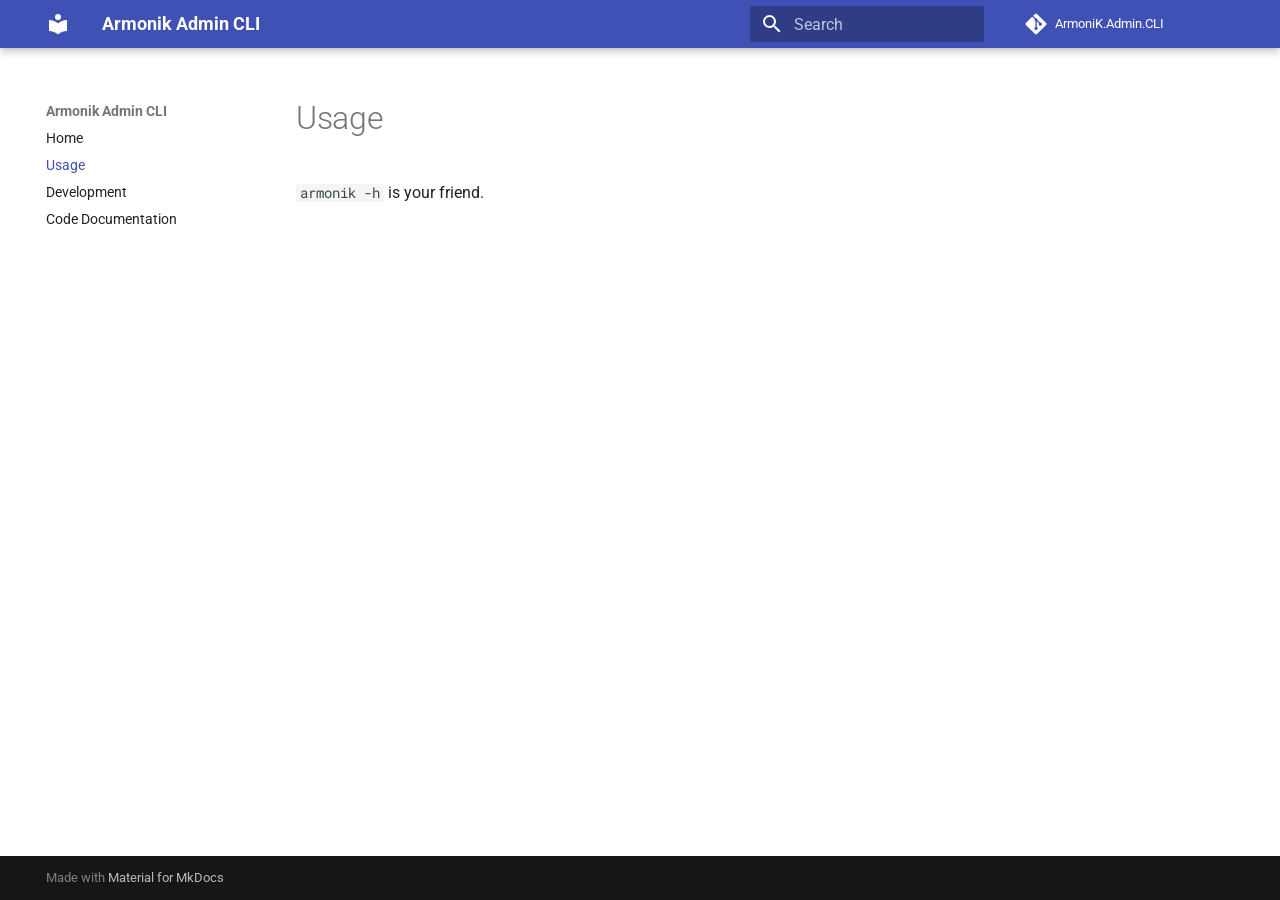
<file: usage/index.html>
<!doctype html>
<html lang="en" class="no-js">
  <head>
    
      <meta charset="utf-8">
      <meta name="viewport" content="width=device-width,initial-scale=1">
      
      
      
      
        <link rel="prev" href="..">
      
      
        <link rel="next" href="../development/">
      
      
      <link rel="icon" href="../assets/images/favicon.png">
      <meta name="generator" content="mkdocs-1.6.1, mkdocs-material-9.5.50">
    
    
      
        <title>Usage - Armonik Admin CLI</title>
      
    
    
      <link rel="stylesheet" href="../assets/stylesheets/main.a40c8224.min.css">
      
      


    
    
      
    
    
      
        
        
        <link rel="preconnect" href="https://fonts.gstatic.com" crossorigin>
        <link rel="stylesheet" href="https://fonts.googleapis.com/css?family=Roboto:300,300i,400,400i,700,700i%7CRoboto+Mono:400,400i,700,700i&display=fallback">
        <style>:root{--md-text-font:"Roboto";--md-code-font:"Roboto Mono"}</style>
      
    
    
      <link rel="stylesheet" href="../assets/_mkdocstrings.css">
    
    <script>__md_scope=new URL("..",location),__md_hash=e=>[...e].reduce(((e,_)=>(e<<5)-e+_.charCodeAt(0)),0),__md_get=(e,_=localStorage,t=__md_scope)=>JSON.parse(_.getItem(t.pathname+"."+e)),__md_set=(e,_,t=localStorage,a=__md_scope)=>{try{t.setItem(a.pathname+"."+e,JSON.stringify(_))}catch(e){}}</script>
    
      

    
    
    
  </head>
  
  
    <body dir="ltr">
  
    
    <input class="md-toggle" data-md-toggle="drawer" type="checkbox" id="__drawer" autocomplete="off">
    <input class="md-toggle" data-md-toggle="search" type="checkbox" id="__search" autocomplete="off">
    <label class="md-overlay" for="__drawer"></label>
    <div data-md-component="skip">
      
    </div>
    <div data-md-component="announce">
      
    </div>
    
    
      

  

<header class="md-header md-header--shadow" data-md-component="header">
  <nav class="md-header__inner md-grid" aria-label="Header">
    <a href=".." title="Armonik Admin CLI" class="md-header__button md-logo" aria-label="Armonik Admin CLI" data-md-component="logo">
      
  
  <svg xmlns="http://www.w3.org/2000/svg" viewBox="0 0 24 24"><path d="M12 8a3 3 0 0 0 3-3 3 3 0 0 0-3-3 3 3 0 0 0-3 3 3 3 0 0 0 3 3m0 3.54C9.64 9.35 6.5 8 3 8v11c3.5 0 6.64 1.35 9 3.54 2.36-2.19 5.5-3.54 9-3.54V8c-3.5 0-6.64 1.35-9 3.54"/></svg>

    </a>
    <label class="md-header__button md-icon" for="__drawer">
      
      <svg xmlns="http://www.w3.org/2000/svg" viewBox="0 0 24 24"><path d="M3 6h18v2H3zm0 5h18v2H3zm0 5h18v2H3z"/></svg>
    </label>
    <div class="md-header__title" data-md-component="header-title">
      <div class="md-header__ellipsis">
        <div class="md-header__topic">
          <span class="md-ellipsis">
            Armonik Admin CLI
          </span>
        </div>
        <div class="md-header__topic" data-md-component="header-topic">
          <span class="md-ellipsis">
            
              Usage
            
          </span>
        </div>
      </div>
    </div>
    
    
      <script>var palette=__md_get("__palette");if(palette&&palette.color){if("(prefers-color-scheme)"===palette.color.media){var media=matchMedia("(prefers-color-scheme: light)"),input=document.querySelector(media.matches?"[data-md-color-media='(prefers-color-scheme: light)']":"[data-md-color-media='(prefers-color-scheme: dark)']");palette.color.media=input.getAttribute("data-md-color-media"),palette.color.scheme=input.getAttribute("data-md-color-scheme"),palette.color.primary=input.getAttribute("data-md-color-primary"),palette.color.accent=input.getAttribute("data-md-color-accent")}for(var[key,value]of Object.entries(palette.color))document.body.setAttribute("data-md-color-"+key,value)}</script>
    
    
    
      <label class="md-header__button md-icon" for="__search">
        
        <svg xmlns="http://www.w3.org/2000/svg" viewBox="0 0 24 24"><path d="M9.5 3A6.5 6.5 0 0 1 16 9.5c0 1.61-.59 3.09-1.56 4.23l.27.27h.79l5 5-1.5 1.5-5-5v-.79l-.27-.27A6.52 6.52 0 0 1 9.5 16 6.5 6.5 0 0 1 3 9.5 6.5 6.5 0 0 1 9.5 3m0 2C7 5 5 7 5 9.5S7 14 9.5 14 14 12 14 9.5 12 5 9.5 5"/></svg>
      </label>
      <div class="md-search" data-md-component="search" role="dialog">
  <label class="md-search__overlay" for="__search"></label>
  <div class="md-search__inner" role="search">
    <form class="md-search__form" name="search">
      <input type="text" class="md-search__input" name="query" aria-label="Search" placeholder="Search" autocapitalize="off" autocorrect="off" autocomplete="off" spellcheck="false" data-md-component="search-query" required>
      <label class="md-search__icon md-icon" for="__search">
        
        <svg xmlns="http://www.w3.org/2000/svg" viewBox="0 0 24 24"><path d="M9.5 3A6.5 6.5 0 0 1 16 9.5c0 1.61-.59 3.09-1.56 4.23l.27.27h.79l5 5-1.5 1.5-5-5v-.79l-.27-.27A6.52 6.52 0 0 1 9.5 16 6.5 6.5 0 0 1 3 9.5 6.5 6.5 0 0 1 9.5 3m0 2C7 5 5 7 5 9.5S7 14 9.5 14 14 12 14 9.5 12 5 9.5 5"/></svg>
        
        <svg xmlns="http://www.w3.org/2000/svg" viewBox="0 0 24 24"><path d="M20 11v2H8l5.5 5.5-1.42 1.42L4.16 12l7.92-7.92L13.5 5.5 8 11z"/></svg>
      </label>
      <nav class="md-search__options" aria-label="Search">
        
        <button type="reset" class="md-search__icon md-icon" title="Clear" aria-label="Clear" tabindex="-1">
          
          <svg xmlns="http://www.w3.org/2000/svg" viewBox="0 0 24 24"><path d="M19 6.41 17.59 5 12 10.59 6.41 5 5 6.41 10.59 12 5 17.59 6.41 19 12 13.41 17.59 19 19 17.59 13.41 12z"/></svg>
        </button>
      </nav>
      
    </form>
    <div class="md-search__output">
      <div class="md-search__scrollwrap" tabindex="0" data-md-scrollfix>
        <div class="md-search-result" data-md-component="search-result">
          <div class="md-search-result__meta">
            Initializing search
          </div>
          <ol class="md-search-result__list" role="presentation"></ol>
        </div>
      </div>
    </div>
  </div>
</div>
    
    
      <div class="md-header__source">
        <a href="https://github.com/aneoconsulting/ArmoniK.Admin.CLI/" title="Go to repository" class="md-source" data-md-component="source">
  <div class="md-source__icon md-icon">
    
    <svg xmlns="http://www.w3.org/2000/svg" viewBox="0 0 448 512"><!--! Font Awesome Free 6.7.2 by @fontawesome - https://fontawesome.com License - https://fontawesome.com/license/free (Icons: CC BY 4.0, Fonts: SIL OFL 1.1, Code: MIT License) Copyright 2024 Fonticons, Inc.--><path d="M439.55 236.05 244 40.45a28.87 28.87 0 0 0-40.81 0l-40.66 40.63 51.52 51.52c27.06-9.14 52.68 16.77 43.39 43.68l49.66 49.66c34.23-11.8 61.18 31 35.47 56.69-26.49 26.49-70.21-2.87-56-37.34L240.22 199v121.85c25.3 12.54 22.26 41.85 9.08 55a34.34 34.34 0 0 1-48.55 0c-17.57-17.6-11.07-46.91 11.25-56v-123c-20.8-8.51-24.6-30.74-18.64-45L142.57 101 8.45 235.14a28.86 28.86 0 0 0 0 40.81l195.61 195.6a28.86 28.86 0 0 0 40.8 0l194.69-194.69a28.86 28.86 0 0 0 0-40.81"/></svg>
  </div>
  <div class="md-source__repository">
    ArmoniK.Admin.CLI
  </div>
</a>
      </div>
    
  </nav>
  
</header>
    
    <div class="md-container" data-md-component="container">
      
      
        
          
        
      
      <main class="md-main" data-md-component="main">
        <div class="md-main__inner md-grid">
          
            
              
              <div class="md-sidebar md-sidebar--primary" data-md-component="sidebar" data-md-type="navigation" >
                <div class="md-sidebar__scrollwrap">
                  <div class="md-sidebar__inner">
                    



<nav class="md-nav md-nav--primary" aria-label="Navigation" data-md-level="0">
  <label class="md-nav__title" for="__drawer">
    <a href=".." title="Armonik Admin CLI" class="md-nav__button md-logo" aria-label="Armonik Admin CLI" data-md-component="logo">
      
  
  <svg xmlns="http://www.w3.org/2000/svg" viewBox="0 0 24 24"><path d="M12 8a3 3 0 0 0 3-3 3 3 0 0 0-3-3 3 3 0 0 0-3 3 3 3 0 0 0 3 3m0 3.54C9.64 9.35 6.5 8 3 8v11c3.5 0 6.64 1.35 9 3.54 2.36-2.19 5.5-3.54 9-3.54V8c-3.5 0-6.64 1.35-9 3.54"/></svg>

    </a>
    Armonik Admin CLI
  </label>
  
    <div class="md-nav__source">
      <a href="https://github.com/aneoconsulting/ArmoniK.Admin.CLI/" title="Go to repository" class="md-source" data-md-component="source">
  <div class="md-source__icon md-icon">
    
    <svg xmlns="http://www.w3.org/2000/svg" viewBox="0 0 448 512"><!--! Font Awesome Free 6.7.2 by @fontawesome - https://fontawesome.com License - https://fontawesome.com/license/free (Icons: CC BY 4.0, Fonts: SIL OFL 1.1, Code: MIT License) Copyright 2024 Fonticons, Inc.--><path d="M439.55 236.05 244 40.45a28.87 28.87 0 0 0-40.81 0l-40.66 40.63 51.52 51.52c27.06-9.14 52.68 16.77 43.39 43.68l49.66 49.66c34.23-11.8 61.18 31 35.47 56.69-26.49 26.49-70.21-2.87-56-37.34L240.22 199v121.85c25.3 12.54 22.26 41.85 9.08 55a34.34 34.34 0 0 1-48.55 0c-17.57-17.6-11.07-46.91 11.25-56v-123c-20.8-8.51-24.6-30.74-18.64-45L142.57 101 8.45 235.14a28.86 28.86 0 0 0 0 40.81l195.61 195.6a28.86 28.86 0 0 0 40.8 0l194.69-194.69a28.86 28.86 0 0 0 0-40.81"/></svg>
  </div>
  <div class="md-source__repository">
    ArmoniK.Admin.CLI
  </div>
</a>
    </div>
  
  <ul class="md-nav__list" data-md-scrollfix>
    
      
      
  
  
  
  
    <li class="md-nav__item">
      <a href=".." class="md-nav__link">
        
  
  <span class="md-ellipsis">
    Home
  </span>
  

      </a>
    </li>
  

    
      
      
  
  
    
  
  
  
    <li class="md-nav__item md-nav__item--active">
      
      <input class="md-nav__toggle md-toggle" type="checkbox" id="__toc">
      
      
      
      <a href="./" class="md-nav__link md-nav__link--active">
        
  
  <span class="md-ellipsis">
    Usage
  </span>
  

      </a>
      
    </li>
  

    
      
      
  
  
  
  
    <li class="md-nav__item">
      <a href="../development/" class="md-nav__link">
        
  
  <span class="md-ellipsis">
    Development
  </span>
  

      </a>
    </li>
  

    
      
      
  
  
  
  
    <li class="md-nav__item">
      <a href="../code_docs_gen/" class="md-nav__link">
        
  
  <span class="md-ellipsis">
    Code Documentation
  </span>
  

      </a>
    </li>
  

    
  </ul>
</nav>
                  </div>
                </div>
              </div>
            
            
              
              <div class="md-sidebar md-sidebar--secondary" data-md-component="sidebar" data-md-type="toc" >
                <div class="md-sidebar__scrollwrap">
                  <div class="md-sidebar__inner">
                    

<nav class="md-nav md-nav--secondary" aria-label="Table of contents">
  
  
  
  
</nav>
                  </div>
                </div>
              </div>
            
          
          
            <div class="md-content" data-md-component="content">
              <article class="md-content__inner md-typeset">
                
                  

  
  


  <h1>Usage</h1>

<p><code>armonik -h</code> is your friend.</p>












                
              </article>
            </div>
          
          
<script>var target=document.getElementById(location.hash.slice(1));target&&target.name&&(target.checked=target.name.startsWith("__tabbed_"))</script>
        </div>
        
      </main>
      
        <footer class="md-footer">
  
  <div class="md-footer-meta md-typeset">
    <div class="md-footer-meta__inner md-grid">
      <div class="md-copyright">
  
  
    Made with
    <a href="https://squidfunk.github.io/mkdocs-material/" target="_blank" rel="noopener">
      Material for MkDocs
    </a>
  
</div>
      
    </div>
  </div>
</footer>
      
    </div>
    <div class="md-dialog" data-md-component="dialog">
      <div class="md-dialog__inner md-typeset"></div>
    </div>
    
    
    <script id="__config" type="application/json">{"base": "..", "features": [], "search": "../assets/javascripts/workers/search.f8cc74c7.min.js", "translations": {"clipboard.copied": "Copied to clipboard", "clipboard.copy": "Copy to clipboard", "search.result.more.one": "1 more on this page", "search.result.more.other": "# more on this page", "search.result.none": "No matching documents", "search.result.one": "1 matching document", "search.result.other": "# matching documents", "search.result.placeholder": "Type to start searching", "search.result.term.missing": "Missing", "select.version": "Select version"}}</script>
    
    
      <script src="../assets/javascripts/bundle.60a45f97.min.js"></script>
      
    
  </body>
</html>
</file>
<file: assets/_mkdocstrings.css>
/* Avoid breaking parameter names, etc. in table cells. */
.doc-contents td code {
  word-break: normal !important;
}

/* No line break before first paragraph of descriptions. */
.doc-md-description,
.doc-md-description>p:first-child {
  display: inline;
}

/* Max width for docstring sections tables. */
.doc .md-typeset__table,
.doc .md-typeset__table table {
  display: table !important;
  width: 100%;
}

.doc .md-typeset__table tr {
  display: table-row;
}

/* Defaults in Spacy table style. */
.doc-param-default {
  float: right;
}

/* Parameter headings must be inline, not blocks. */
.doc-heading-parameter {
  display: inline;
}

/* Prefer space on the right, not the left of parameter permalinks. */
.doc-heading-parameter .headerlink {
  margin-left: 0 !important;
  margin-right: 0.2rem;
}

/* Backward-compatibility: docstring section titles in bold. */
.doc-section-title {
  font-weight: bold;
}

/* Symbols in Navigation and ToC. */
:root, :host,
[data-md-color-scheme="default"] {
  --doc-symbol-parameter-fg-color: #df50af;
  --doc-symbol-attribute-fg-color: #953800;
  --doc-symbol-function-fg-color: #8250df;
  --doc-symbol-method-fg-color: #8250df;
  --doc-symbol-class-fg-color: #0550ae;
  --doc-symbol-module-fg-color: #5cad0f;

  --doc-symbol-parameter-bg-color: #df50af1a;
  --doc-symbol-attribute-bg-color: #9538001a;
  --doc-symbol-function-bg-color: #8250df1a;
  --doc-symbol-method-bg-color: #8250df1a;
  --doc-symbol-class-bg-color: #0550ae1a;
  --doc-symbol-module-bg-color: #5cad0f1a;
}

[data-md-color-scheme="slate"] {
  --doc-symbol-parameter-fg-color: #ffa8cc;
  --doc-symbol-attribute-fg-color: #ffa657;
  --doc-symbol-function-fg-color: #d2a8ff;
  --doc-symbol-method-fg-color: #d2a8ff;
  --doc-symbol-class-fg-color: #79c0ff;
  --doc-symbol-module-fg-color: #baff79;

  --doc-symbol-parameter-bg-color: #ffa8cc1a;
  --doc-symbol-attribute-bg-color: #ffa6571a;
  --doc-symbol-function-bg-color: #d2a8ff1a;
  --doc-symbol-method-bg-color: #d2a8ff1a;
  --doc-symbol-class-bg-color: #79c0ff1a;
  --doc-symbol-module-bg-color: #baff791a;
}

code.doc-symbol {
  border-radius: .1rem;
  font-size: .85em;
  padding: 0 .3em;
  font-weight: bold;
}

code.doc-symbol-parameter {
  color: var(--doc-symbol-parameter-fg-color);
  background-color: var(--doc-symbol-parameter-bg-color);
}

code.doc-symbol-parameter::after {
  content: "param";
}

code.doc-symbol-attribute {
  color: var(--doc-symbol-attribute-fg-color);
  background-color: var(--doc-symbol-attribute-bg-color);
}

code.doc-symbol-attribute::after {
  content: "attr";
}

code.doc-symbol-function {
  color: var(--doc-symbol-function-fg-color);
  background-color: var(--doc-symbol-function-bg-color);
}

code.doc-symbol-function::after {
  content: "func";
}

code.doc-symbol-method {
  color: var(--doc-symbol-method-fg-color);
  background-color: var(--doc-symbol-method-bg-color);
}

code.doc-symbol-method::after {
  content: "meth";
}

code.doc-symbol-class {
  color: var(--doc-symbol-class-fg-color);
  background-color: var(--doc-symbol-class-bg-color);
}

code.doc-symbol-class::after {
  content: "class";
}

code.doc-symbol-module {
  color: var(--doc-symbol-module-fg-color);
  background-color: var(--doc-symbol-module-bg-color);
}

code.doc-symbol-module::after {
  content: "mod";
}

.doc-signature .autorefs {
  color: inherit;
  border-bottom: 1px dotted currentcolor;
}
</file>
<file: assets/stylesheets/main.a40c8224.min.css>
@charset "UTF-8";html{-webkit-text-size-adjust:none;-moz-text-size-adjust:none;text-size-adjust:none;box-sizing:border-box}*,:after,:before{box-sizing:inherit}@media (prefers-reduced-motion){*,:after,:before{transition:none!important}}body{margin:0}a,button,input,label{-webkit-tap-highlight-color:transparent}a{color:inherit;text-decoration:none}hr{border:0;box-sizing:initial;display:block;height:.05rem;overflow:visible;padding:0}small{font-size:80%}sub,sup{line-height:1em}img{border-style:none}table{border-collapse:initial;border-spacing:0}td,th{font-weight:400;vertical-align:top}button{background:#0000;border:0;font-family:inherit;font-size:inherit;margin:0;padding:0}input{border:0;outline:none}:root{--md-primary-fg-color:#4051b5;--md-primary-fg-color--light:#5d6cc0;--md-primary-fg-color--dark:#303fa1;--md-primary-bg-color:#fff;--md-primary-bg-color--light:#ffffffb3;--md-accent-fg-color:#526cfe;--md-accent-fg-color--transparent:#526cfe1a;--md-accent-bg-color:#fff;--md-accent-bg-color--light:#ffffffb3}[data-md-color-scheme=default]{color-scheme:light}[data-md-color-scheme=default] img[src$="#gh-dark-mode-only"],[data-md-color-scheme=default] img[src$="#only-dark"]{display:none}:root,[data-md-color-scheme=default]{--md-hue:225deg;--md-default-fg-color:#000000de;--md-default-fg-color--light:#0000008a;--md-default-fg-color--lighter:#00000052;--md-default-fg-color--lightest:#00000012;--md-default-bg-color:#fff;--md-default-bg-color--light:#ffffffb3;--md-default-bg-color--lighter:#ffffff4d;--md-default-bg-color--lightest:#ffffff1f;--md-code-fg-color:#36464e;--md-code-bg-color:#f5f5f5;--md-code-hl-color:#4287ff;--md-code-hl-color--light:#4287ff1a;--md-code-hl-number-color:#d52a2a;--md-code-hl-special-color:#db1457;--md-code-hl-function-color:#a846b9;--md-code-hl-constant-color:#6e59d9;--md-code-hl-keyword-color:#3f6ec6;--md-code-hl-string-color:#1c7d4d;--md-code-hl-name-color:var(--md-code-fg-color);--md-code-hl-operator-color:var(--md-default-fg-color--light);--md-code-hl-punctuation-color:var(--md-default-fg-color--light);--md-code-hl-comment-color:var(--md-default-fg-color--light);--md-code-hl-generic-color:var(--md-default-fg-color--light);--md-code-hl-variable-color:var(--md-default-fg-color--light);--md-typeset-color:var(--md-default-fg-color);--md-typeset-a-color:var(--md-primary-fg-color);--md-typeset-del-color:#f5503d26;--md-typeset-ins-color:#0bd57026;--md-typeset-kbd-color:#fafafa;--md-typeset-kbd-accent-color:#fff;--md-typeset-kbd-border-color:#b8b8b8;--md-typeset-mark-color:#ffff0080;--md-typeset-table-color:#0000001f;--md-typeset-table-color--light:rgba(0,0,0,.035);--md-admonition-fg-color:var(--md-default-fg-color);--md-admonition-bg-color:var(--md-default-bg-color);--md-warning-fg-color:#000000de;--md-warning-bg-color:#ff9;--md-footer-fg-color:#fff;--md-footer-fg-color--light:#ffffffb3;--md-footer-fg-color--lighter:#ffffff73;--md-footer-bg-color:#000000de;--md-footer-bg-color--dark:#00000052;--md-shadow-z1:0 0.2rem 0.5rem #0000000d,0 0 0.05rem #0000001a;--md-shadow-z2:0 0.2rem 0.5rem #0000001a,0 0 0.05rem #00000040;--md-shadow-z3:0 0.2rem 0.5rem #0003,0 0 0.05rem #00000059}.md-icon svg{fill:currentcolor;display:block;height:1.2rem;width:1.2rem}body{-webkit-font-smoothing:antialiased;-moz-osx-font-smoothing:grayscale;--md-text-font-family:var(--md-text-font,_),-apple-system,BlinkMacSystemFont,Helvetica,Arial,sans-serif;--md-code-font-family:var(--md-code-font,_),SFMono-Regular,Consolas,Menlo,monospace}aside,body,input{font-feature-settings:"kern","liga";color:var(--md-typeset-color);font-family:var(--md-text-font-family)}code,kbd,pre{font-feature-settings:"kern";font-family:var(--md-code-font-family)}:root{--md-typeset-table-sort-icon:url('data:image/svg+xml;charset=utf-8,<svg xmlns="http://www.w3.org/2000/svg" viewBox="0 0 24 24"><path d="m18 21-4-4h3V7h-3l4-4 4 4h-3v10h3M2 19v-2h10v2M2 13v-2h7v2M2 7V5h4v2z"/></svg>');--md-typeset-table-sort-icon--asc:url('data:image/svg+xml;charset=utf-8,<svg xmlns="http://www.w3.org/2000/svg" viewBox="0 0 24 24"><path d="M19 17h3l-4 4-4-4h3V3h2M2 17h10v2H2M6 5v2H2V5m0 6h7v2H2z"/></svg>');--md-typeset-table-sort-icon--desc:url('data:image/svg+xml;charset=utf-8,<svg xmlns="http://www.w3.org/2000/svg" viewBox="0 0 24 24"><path d="M19 7h3l-4-4-4 4h3v14h2M2 17h10v2H2M6 5v2H2V5m0 6h7v2H2z"/></svg>')}.md-typeset{-webkit-print-color-adjust:exact;color-adjust:exact;font-size:.8rem;line-height:1.6}@media print{.md-typeset{font-size:.68rem}}.md-typeset blockquote,.md-typeset dl,.md-typeset figure,.md-typeset ol,.md-typeset pre,.md-typeset ul{margin-bottom:1em;margin-top:1em}.md-typeset h1{color:var(--md-default-fg-color--light);font-size:2em;line-height:1.3;margin:0 0 1.25em}.md-typeset h1,.md-typeset h2{font-weight:300;letter-spacing:-.01em}.md-typeset h2{font-size:1.5625em;line-height:1.4;margin:1.6em 0 .64em}.md-typeset h3{font-size:1.25em;font-weight:400;letter-spacing:-.01em;line-height:1.5;margin:1.6em 0 .8em}.md-typeset h2+h3{margin-top:.8em}.md-typeset h4{font-weight:700;letter-spacing:-.01em;margin:1em 0}.md-typeset h5,.md-typeset h6{color:var(--md-default-fg-color--light);font-size:.8em;font-weight:700;letter-spacing:-.01em;margin:1.25em 0}.md-typeset h5{text-transform:uppercase}.md-typeset h5 code{text-transform:none}.md-typeset hr{border-bottom:.05rem solid var(--md-default-fg-color--lightest);display:flow-root;margin:1.5em 0}.md-typeset a{color:var(--md-typeset-a-color);word-break:break-word}.md-typeset a,.md-typeset a:before{transition:color 125ms}.md-typeset a:focus,.md-typeset a:hover{color:var(--md-accent-fg-color)}.md-typeset a:focus code,.md-typeset a:hover code{background-color:var(--md-accent-fg-color--transparent)}.md-typeset a code{color:currentcolor;transition:background-color 125ms}.md-typeset a.focus-visible{outline-color:var(--md-accent-fg-color);outline-offset:.2rem}.md-typeset code,.md-typeset kbd,.md-typeset pre{color:var(--md-code-fg-color);direction:ltr;font-variant-ligatures:none}@media print{.md-typeset code,.md-typeset kbd,.md-typeset pre{white-space:pre-wrap}}.md-typeset code{background-color:var(--md-code-bg-color);border-radius:.1rem;-webkit-box-decoration-break:clone;box-decoration-break:clone;font-size:.85em;padding:0 .2941176471em;word-break:break-word}.md-typeset code:not(.focus-visible){-webkit-tap-highlight-color:transparent;outline:none}.md-typeset pre{display:flow-root;line-height:1.4;position:relative}.md-typeset pre>code{-webkit-box-decoration-break:slice;box-decoration-break:slice;box-shadow:none;display:block;margin:0;outline-color:var(--md-accent-fg-color);overflow:auto;padding:.7720588235em 1.1764705882em;scrollbar-color:var(--md-default-fg-color--lighter) #0000;scrollbar-width:thin;touch-action:auto;word-break:normal}.md-typeset pre>code:hover{scrollbar-color:var(--md-accent-fg-color) #0000}.md-typeset pre>code::-webkit-scrollbar{height:.2rem;width:.2rem}.md-typeset pre>code::-webkit-scrollbar-thumb{background-color:var(--md-default-fg-color--lighter)}.md-typeset pre>code::-webkit-scrollbar-thumb:hover{background-color:var(--md-accent-fg-color)}.md-typeset kbd{background-color:var(--md-typeset-kbd-color);border-radius:.1rem;box-shadow:0 .1rem 0 .05rem var(--md-typeset-kbd-border-color),0 .1rem 0 var(--md-typeset-kbd-border-color),0 -.1rem .2rem var(--md-typeset-kbd-accent-color) inset;color:var(--md-default-fg-color);display:inline-block;font-size:.75em;padding:0 .6666666667em;vertical-align:text-top;word-break:break-word}.md-typeset mark{background-color:var(--md-typeset-mark-color);-webkit-box-decoration-break:clone;box-decoration-break:clone;color:inherit;word-break:break-word}.md-typeset abbr{border-bottom:.05rem dotted var(--md-default-fg-color--light);cursor:help;text-decoration:none}.md-typeset small{opacity:.75}[dir=ltr] .md-typeset sub,[dir=ltr] .md-typeset sup{margin-left:.078125em}[dir=rtl] .md-typeset sub,[dir=rtl] .md-typeset sup{margin-right:.078125em}[dir=ltr] .md-typeset blockquote{padding-left:.6rem}[dir=rtl] .md-typeset blockquote{padding-right:.6rem}[dir=ltr] .md-typeset blockquote{border-left:.2rem solid var(--md-default-fg-color--lighter)}[dir=rtl] .md-typeset blockquote{border-right:.2rem solid var(--md-default-fg-color--lighter)}.md-typeset blockquote{color:var(--md-default-fg-color--light);margin-left:0;margin-right:0}.md-typeset ul{list-style-type:disc}.md-typeset ul[type]{list-style-type:revert-layer}[dir=ltr] .md-typeset ol,[dir=ltr] .md-typeset ul{margin-left:.625em}[dir=rtl] .md-typeset ol,[dir=rtl] .md-typeset ul{margin-right:.625em}.md-typeset ol,.md-typeset ul{padding:0}.md-typeset ol:not([hidden]),.md-typeset ul:not([hidden]){display:flow-root}.md-typeset ol ol,.md-typeset ul ol{list-style-type:lower-alpha}.md-typeset ol ol ol,.md-typeset ul ol ol{list-style-type:lower-roman}.md-typeset ol ol ol ol,.md-typeset ul ol ol ol{list-style-type:upper-alpha}.md-typeset ol ol ol ol ol,.md-typeset ul ol ol ol ol{list-style-type:upper-roman}.md-typeset ol[type],.md-typeset ul[type]{list-style-type:revert-layer}[dir=ltr] .md-typeset ol li,[dir=ltr] .md-typeset ul li{margin-left:1.25em}[dir=rtl] .md-typeset ol li,[dir=rtl] .md-typeset ul li{margin-right:1.25em}.md-typeset ol li,.md-typeset ul li{margin-bottom:.5em}.md-typeset ol li blockquote,.md-typeset ol li p,.md-typeset ul li blockquote,.md-typeset ul li p{margin:.5em 0}.md-typeset ol li:last-child,.md-typeset ul li:last-child{margin-bottom:0}[dir=ltr] .md-typeset ol li ol,[dir=ltr] .md-typeset ol li ul,[dir=ltr] .md-typeset ul li ol,[dir=ltr] .md-typeset ul li ul{margin-left:.625em}[dir=rtl] .md-typeset ol li ol,[dir=rtl] .md-typeset ol li ul,[dir=rtl] .md-typeset ul li ol,[dir=rtl] .md-typeset ul li ul{margin-right:.625em}.md-typeset ol li ol,.md-typeset ol li ul,.md-typeset ul li ol,.md-typeset ul li ul{margin-bottom:.5em;margin-top:.5em}[dir=ltr] .md-typeset dd{margin-left:1.875em}[dir=rtl] .md-typeset dd{margin-right:1.875em}.md-typeset dd{margin-bottom:1.5em;margin-top:1em}.md-typeset img,.md-typeset svg,.md-typeset video{height:auto;max-width:100%}.md-typeset img[align=left]{margin:1em 1em 1em 0}.md-typeset img[align=right]{margin:1em 0 1em 1em}.md-typeset img[align]:only-child{margin-top:0}.md-typeset figure{display:flow-root;margin:1em auto;max-width:100%;text-align:center;width:-moz-fit-content;width:fit-content}.md-typeset figure img{display:block;margin:0 auto}.md-typeset figcaption{font-style:italic;margin:1em auto;max-width:24rem}.md-typeset iframe{max-width:100%}.md-typeset table:not([class]){background-color:var(--md-default-bg-color);border:.05rem solid var(--md-typeset-table-color);border-radius:.1rem;display:inline-block;font-size:.64rem;max-width:100%;overflow:auto;touch-action:auto}@media print{.md-typeset table:not([class]){display:table}}.md-typeset table:not([class])+*{margin-top:1.5em}.md-typeset table:not([class]) td>:first-child,.md-typeset table:not([class]) th>:first-child{margin-top:0}.md-typeset table:not([class]) td>:last-child,.md-typeset table:not([class]) th>:last-child{margin-bottom:0}.md-typeset table:not([class]) td:not([align]),.md-typeset table:not([class]) th:not([align]){text-align:left}[dir=rtl] .md-typeset table:not([class]) td:not([align]),[dir=rtl] .md-typeset table:not([class]) th:not([align]){text-align:right}.md-typeset table:not([class]) th{font-weight:700;min-width:5rem;padding:.9375em 1.25em;vertical-align:top}.md-typeset table:not([class]) td{border-top:.05rem solid var(--md-typeset-table-color);padding:.9375em 1.25em;vertical-align:top}.md-typeset table:not([class]) tbody tr{transition:background-color 125ms}.md-typeset table:not([class]) tbody tr:hover{background-color:var(--md-typeset-table-color--light);box-shadow:0 .05rem 0 var(--md-default-bg-color) inset}.md-typeset table:not([class]) a{word-break:normal}.md-typeset table th[role=columnheader]{cursor:pointer}[dir=ltr] .md-typeset table th[role=columnheader]:after{margin-left:.5em}[dir=rtl] .md-typeset table th[role=columnheader]:after{margin-right:.5em}.md-typeset table th[role=columnheader]:after{content:"";display:inline-block;height:1.2em;-webkit-mask-image:var(--md-typeset-table-sort-icon);mask-image:var(--md-typeset-table-sort-icon);-webkit-mask-repeat:no-repeat;mask-repeat:no-repeat;-webkit-mask-size:contain;mask-size:contain;transition:background-color 125ms;vertical-align:text-bottom;width:1.2em}.md-typeset table th[role=columnheader]:hover:after{background-color:var(--md-default-fg-color--lighter)}.md-typeset table th[role=columnheader][aria-sort=ascending]:after{background-color:var(--md-default-fg-color--light);-webkit-mask-image:var(--md-typeset-table-sort-icon--asc);mask-image:var(--md-typeset-table-sort-icon--asc)}.md-typeset table th[role=columnheader][aria-sort=descending]:after{background-color:var(--md-default-fg-color--light);-webkit-mask-image:var(--md-typeset-table-sort-icon--desc);mask-image:var(--md-typeset-table-sort-icon--desc)}.md-typeset__scrollwrap{margin:1em -.8rem;overflow-x:auto;touch-action:auto}.md-typeset__table{display:inline-block;margin-bottom:.5em;padding:0 .8rem}@media print{.md-typeset__table{display:block}}html .md-typeset__table table{display:table;margin:0;overflow:hidden;width:100%}@media screen and (max-width:44.984375em){.md-content__inner>pre{margin:1em -.8rem}.md-content__inner>pre code{border-radius:0}}.md-typeset .md-author{border-radius:100%;display:block;flex-shrink:0;height:1.6rem;overflow:hidden;position:relative;transition:color 125ms,transform 125ms;width:1.6rem}.md-typeset .md-author img{display:block}.md-typeset .md-author--more{background:var(--md-default-fg-color--lightest);color:var(--md-default-fg-color--lighter);font-size:.6rem;font-weight:700;line-height:1.6rem;text-align:center}.md-typeset .md-author--long{height:2.4rem;width:2.4rem}.md-typeset a.md-author{transform:scale(1)}.md-typeset a.md-author img{border-radius:100%;filter:grayscale(100%) opacity(75%);transition:filter 125ms}.md-typeset a.md-author:focus,.md-typeset a.md-author:hover{transform:scale(1.1);z-index:1}.md-typeset a.md-author:focus img,.md-typeset a.md-author:hover img{filter:grayscale(0)}.md-banner{background-color:var(--md-footer-bg-color);color:var(--md-footer-fg-color);overflow:auto}@media print{.md-banner{display:none}}.md-banner--warning{background-color:var(--md-warning-bg-color);color:var(--md-warning-fg-color)}.md-banner__inner{font-size:.7rem;margin:.6rem auto;padding:0 .8rem}[dir=ltr] .md-banner__button{float:right}[dir=rtl] .md-banner__button{float:left}.md-banner__button{color:inherit;cursor:pointer;transition:opacity .25s}.no-js .md-banner__button{display:none}.md-banner__button:hover{opacity:.7}html{font-size:125%;height:100%;overflow-x:hidden}@media screen and (min-width:100em){html{font-size:137.5%}}@media screen and (min-width:125em){html{font-size:150%}}body{background-color:var(--md-default-bg-color);display:flex;flex-direction:column;font-size:.5rem;min-height:100%;position:relative;width:100%}@media print{body{display:block}}@media screen and (max-width:59.984375em){body[data-md-scrolllock]{position:fixed}}.md-grid{margin-left:auto;margin-right:auto;max-width:61rem}.md-container{display:flex;flex-direction:column;flex-grow:1}@media print{.md-container{display:block}}.md-main{flex-grow:1}.md-main__inner{display:flex;height:100%;margin-top:1.5rem}.md-ellipsis{overflow:hidden;text-overflow:ellipsis}.md-toggle{display:none}.md-option{height:0;opacity:0;position:absolute;width:0}.md-option:checked+label:not([hidden]){display:block}.md-option.focus-visible+label{outline-color:var(--md-accent-fg-color);outline-style:auto}.md-skip{background-color:var(--md-default-fg-color);border-radius:.1rem;color:var(--md-default-bg-color);font-size:.64rem;margin:.5rem;opacity:0;outline-color:var(--md-accent-fg-color);padding:.3rem .5rem;position:fixed;transform:translateY(.4rem);z-index:-1}.md-skip:focus{opacity:1;transform:translateY(0);transition:transform .25s cubic-bezier(.4,0,.2,1),opacity 175ms 75ms;z-index:10}@page{margin:25mm}:root{--md-clipboard-icon:url('data:image/svg+xml;charset=utf-8,<svg xmlns="http://www.w3.org/2000/svg" viewBox="0 0 24 24"><path d="M19 21H8V7h11m0-2H8a2 2 0 0 0-2 2v14a2 2 0 0 0 2 2h11a2 2 0 0 0 2-2V7a2 2 0 0 0-2-2m-3-4H4a2 2 0 0 0-2 2v14h2V3h12z"/></svg>')}.md-clipboard{border-radius:.1rem;color:var(--md-default-fg-color--lightest);cursor:pointer;height:1.5em;outline-color:var(--md-accent-fg-color);outline-offset:.1rem;position:absolute;right:.5em;top:.5em;transition:color .25s;width:1.5em;z-index:1}@media print{.md-clipboard{display:none}}.md-clipboard:not(.focus-visible){-webkit-tap-highlight-color:transparent;outline:none}:hover>.md-clipboard{color:var(--md-default-fg-color--light)}.md-clipboard:focus,.md-clipboard:hover{color:var(--md-accent-fg-color)}.md-clipboard:after{background-color:currentcolor;content:"";display:block;height:1.125em;margin:0 auto;-webkit-mask-image:var(--md-clipboard-icon);mask-image:var(--md-clipboard-icon);-webkit-mask-position:center;mask-position:center;-webkit-mask-repeat:no-repeat;mask-repeat:no-repeat;-webkit-mask-size:contain;mask-size:contain;width:1.125em}.md-clipboard--inline{cursor:pointer}.md-clipboard--inline code{transition:color .25s,background-color .25s}.md-clipboard--inline:focus code,.md-clipboard--inline:hover code{background-color:var(--md-accent-fg-color--transparent);color:var(--md-accent-fg-color)}.md-typeset .md-code__content{display:grid}@keyframes consent{0%{opacity:0;transform:translateY(100%)}to{opacity:1;transform:translateY(0)}}@keyframes overlay{0%{opacity:0}to{opacity:1}}.md-consent__overlay{animation:overlay .25s both;-webkit-backdrop-filter:blur(.1rem);backdrop-filter:blur(.1rem);background-color:#0000008a;height:100%;opacity:1;position:fixed;top:0;width:100%;z-index:5}.md-consent__inner{animation:consent .5s cubic-bezier(.1,.7,.1,1) both;background-color:var(--md-default-bg-color);border:0;border-radius:.1rem;bottom:0;box-shadow:0 0 .2rem #0000001a,0 .2rem .4rem #0003;max-height:100%;overflow:auto;padding:0;position:fixed;width:100%;z-index:5}.md-consent__form{padding:.8rem}.md-consent__settings{display:none;margin:1em 0}input:checked+.md-consent__settings{display:block}.md-consent__controls{margin-bottom:.8rem}.md-typeset .md-consent__controls .md-button{display:inline}@media screen and (max-width:44.984375em){.md-typeset .md-consent__controls .md-button{display:block;margin-top:.4rem;text-align:center;width:100%}}.md-consent label{cursor:pointer}.md-content{flex-grow:1;min-width:0}.md-content__inner{margin:0 .8rem 1.2rem;padding-top:.6rem}@media screen and (min-width:76.25em){[dir=ltr] .md-sidebar--primary:not([hidden])~.md-content>.md-content__inner{margin-left:1.2rem}[dir=ltr] .md-sidebar--secondary:not([hidden])~.md-content>.md-content__inner,[dir=rtl] .md-sidebar--primary:not([hidden])~.md-content>.md-content__inner{margin-right:1.2rem}[dir=rtl] .md-sidebar--secondary:not([hidden])~.md-content>.md-content__inner{margin-left:1.2rem}}.md-content__inner:before{content:"";display:block;height:.4rem}.md-content__inner>:last-child{margin-bottom:0}[dir=ltr] .md-content__button{float:right}[dir=rtl] .md-content__button{float:left}[dir=ltr] .md-content__button{margin-left:.4rem}[dir=rtl] .md-content__button{margin-right:.4rem}.md-content__button{margin:.4rem 0;padding:0}@media print{.md-content__button{display:none}}.md-typeset .md-content__button{color:var(--md-default-fg-color--lighter)}.md-content__button svg{display:inline;vertical-align:top}[dir=rtl] .md-content__button svg{transform:scaleX(-1)}[dir=ltr] .md-dialog{right:.8rem}[dir=rtl] .md-dialog{left:.8rem}.md-dialog{background-color:var(--md-default-fg-color);border-radius:.1rem;bottom:.8rem;box-shadow:var(--md-shadow-z3);min-width:11.1rem;opacity:0;padding:.4rem .6rem;pointer-events:none;position:fixed;transform:translateY(100%);transition:transform 0ms .4s,opacity .4s;z-index:4}@media print{.md-dialog{display:none}}.md-dialog--active{opacity:1;pointer-events:auto;transform:translateY(0);transition:transform .4s cubic-bezier(.075,.85,.175,1),opacity .4s}.md-dialog__inner{color:var(--md-default-bg-color);font-size:.7rem}.md-feedback{margin:2em 0 1em;text-align:center}.md-feedback fieldset{border:none;margin:0;padding:0}.md-feedback__title{font-weight:700;margin:1em auto}.md-feedback__inner{position:relative}.md-feedback__list{display:flex;flex-wrap:wrap;place-content:baseline center;position:relative}.md-feedback__list:hover .md-icon:not(:disabled){color:var(--md-default-fg-color--lighter)}:disabled .md-feedback__list{min-height:1.8rem}.md-feedback__icon{color:var(--md-default-fg-color--light);cursor:pointer;flex-shrink:0;margin:0 .1rem;transition:color 125ms}.md-feedback__icon:not(:disabled).md-icon:hover{color:var(--md-accent-fg-color)}.md-feedback__icon:disabled{color:var(--md-default-fg-color--lightest);pointer-events:none}.md-feedback__note{opacity:0;position:relative;transform:translateY(.4rem);transition:transform .4s cubic-bezier(.1,.7,.1,1),opacity .15s}.md-feedback__note>*{margin:0 auto;max-width:16rem}:disabled .md-feedback__note{opacity:1;transform:translateY(0)}@media print{.md-feedback{display:none}}.md-footer{background-color:var(--md-footer-bg-color);color:var(--md-footer-fg-color)}@media print{.md-footer{display:none}}.md-footer__inner{justify-content:space-between;overflow:auto;padding:.2rem}.md-footer__inner:not([hidden]){display:flex}.md-footer__link{align-items:end;display:flex;flex-grow:0.01;margin-bottom:.4rem;margin-top:1rem;max-width:100%;outline-color:var(--md-accent-fg-color);overflow:hidden;transition:opacity .25s}.md-footer__link:focus,.md-footer__link:hover{opacity:.7}[dir=rtl] .md-footer__link svg{transform:scaleX(-1)}@media screen and (max-width:44.984375em){.md-footer__link--prev{flex-shrink:0}.md-footer__link--prev .md-footer__title{display:none}}[dir=ltr] .md-footer__link--next{margin-left:auto}[dir=rtl] .md-footer__link--next{margin-right:auto}.md-footer__link--next{text-align:right}[dir=rtl] .md-footer__link--next{text-align:left}.md-footer__title{flex-grow:1;font-size:.9rem;margin-bottom:.7rem;max-width:calc(100% - 2.4rem);padding:0 1rem;white-space:nowrap}.md-footer__button{margin:.2rem;padding:.4rem}.md-footer__direction{font-size:.64rem;opacity:.7}.md-footer-meta{background-color:var(--md-footer-bg-color--dark)}.md-footer-meta__inner{display:flex;flex-wrap:wrap;justify-content:space-between;padding:.2rem}html .md-footer-meta.md-typeset a{color:var(--md-footer-fg-color--light)}html .md-footer-meta.md-typeset a:focus,html .md-footer-meta.md-typeset a:hover{color:var(--md-footer-fg-color)}.md-copyright{color:var(--md-footer-fg-color--lighter);font-size:.64rem;margin:auto .6rem;padding:.4rem 0;width:100%}@media screen and (min-width:45em){.md-copyright{width:auto}}.md-copyright__highlight{color:var(--md-footer-fg-color--light)}.md-social{display:inline-flex;gap:.2rem;margin:0 .4rem;padding:.2rem 0 .6rem}@media screen and (min-width:45em){.md-social{padding:.6rem 0}}.md-social__link{display:inline-block;height:1.6rem;text-align:center;width:1.6rem}.md-social__link:before{line-height:1.9}.md-social__link svg{fill:currentcolor;max-height:.8rem;vertical-align:-25%}.md-typeset .md-button{border:.1rem solid;border-radius:.1rem;color:var(--md-primary-fg-color);cursor:pointer;display:inline-block;font-weight:700;padding:.625em 2em;transition:color 125ms,background-color 125ms,border-color 125ms}.md-typeset .md-button--primary{background-color:var(--md-primary-fg-color);border-color:var(--md-primary-fg-color);color:var(--md-primary-bg-color)}.md-typeset .md-button:focus,.md-typeset .md-button:hover{background-color:var(--md-accent-fg-color);border-color:var(--md-accent-fg-color);color:var(--md-accent-bg-color)}[dir=ltr] .md-typeset .md-input{border-top-left-radius:.1rem}[dir=ltr] .md-typeset .md-input,[dir=rtl] .md-typeset .md-input{border-top-right-radius:.1rem}[dir=rtl] .md-typeset .md-input{border-top-left-radius:.1rem}.md-typeset .md-input{border-bottom:.1rem solid var(--md-default-fg-color--lighter);box-shadow:var(--md-shadow-z1);font-size:.8rem;height:1.8rem;padding:0 .6rem;transition:border .25s,box-shadow .25s}.md-typeset .md-input:focus,.md-typeset .md-input:hover{border-bottom-color:var(--md-accent-fg-color);box-shadow:var(--md-shadow-z2)}.md-typeset .md-input--stretch{width:100%}.md-header{background-color:var(--md-primary-fg-color);box-shadow:0 0 .2rem #0000,0 .2rem .4rem #0000;color:var(--md-primary-bg-color);display:block;left:0;position:sticky;right:0;top:0;z-index:4}@media print{.md-header{display:none}}.md-header[hidden]{transform:translateY(-100%);transition:transform .25s cubic-bezier(.8,0,.6,1),box-shadow .25s}.md-header--shadow{box-shadow:0 0 .2rem #0000001a,0 .2rem .4rem #0003;transition:transform .25s cubic-bezier(.1,.7,.1,1),box-shadow .25s}.md-header__inner{align-items:center;display:flex;padding:0 .2rem}.md-header__button{color:currentcolor;cursor:pointer;margin:.2rem;outline-color:var(--md-accent-fg-color);padding:.4rem;position:relative;transition:opacity .25s;vertical-align:middle;z-index:1}.md-header__button:hover{opacity:.7}.md-header__button:not([hidden]){display:inline-block}.md-header__button:not(.focus-visible){-webkit-tap-highlight-color:transparent;outline:none}.md-header__button.md-logo{margin:.2rem;padding:.4rem}@media screen and (max-width:76.234375em){.md-header__button.md-logo{display:none}}.md-header__button.md-logo img,.md-header__button.md-logo svg{fill:currentcolor;display:block;height:1.2rem;width:auto}@media screen and (min-width:60em){.md-header__button[for=__search]{display:none}}.no-js .md-header__button[for=__search]{display:none}[dir=rtl] .md-header__button[for=__search] svg{transform:scaleX(-1)}@media screen and (min-width:76.25em){.md-header__button[for=__drawer]{display:none}}.md-header__topic{display:flex;max-width:100%;position:absolute;transition:transform .4s cubic-bezier(.1,.7,.1,1),opacity .15s;white-space:nowrap}.md-header__topic+.md-header__topic{opacity:0;pointer-events:none;transform:translateX(1.25rem);transition:transform .4s cubic-bezier(1,.7,.1,.1),opacity .15s;z-index:-1}[dir=rtl] .md-header__topic+.md-header__topic{transform:translateX(-1.25rem)}.md-header__topic:first-child{font-weight:700}[dir=ltr] .md-header__title{margin-left:1rem;margin-right:.4rem}[dir=rtl] .md-header__title{margin-left:.4rem;margin-right:1rem}.md-header__title{flex-grow:1;font-size:.9rem;height:2.4rem;line-height:2.4rem}.md-header__title--active .md-header__topic{opacity:0;pointer-events:none;transform:translateX(-1.25rem);transition:transform .4s cubic-bezier(1,.7,.1,.1),opacity .15s;z-index:-1}[dir=rtl] .md-header__title--active .md-header__topic{transform:translateX(1.25rem)}.md-header__title--active .md-header__topic+.md-header__topic{opacity:1;pointer-events:auto;transform:translateX(0);transition:transform .4s cubic-bezier(.1,.7,.1,1),opacity .15s;z-index:0}.md-header__title>.md-header__ellipsis{height:100%;position:relative;width:100%}.md-header__option{display:flex;flex-shrink:0;max-width:100%;transition:max-width 0ms .25s,opacity .25s .25s;white-space:nowrap}[data-md-toggle=search]:checked~.md-header .md-header__option{max-width:0;opacity:0;transition:max-width 0ms,opacity 0ms}.md-header__option>input{bottom:0}.md-header__source{display:none}@media screen and (min-width:60em){[dir=ltr] .md-header__source{margin-left:1rem}[dir=rtl] .md-header__source{margin-right:1rem}.md-header__source{display:block;max-width:11.7rem;width:11.7rem}}@media screen and (min-width:76.25em){[dir=ltr] .md-header__source{margin-left:1.4rem}[dir=rtl] .md-header__source{margin-right:1.4rem}}.md-meta{color:var(--md-default-fg-color--light);font-size:.7rem;line-height:1.3}.md-meta__list{display:inline-flex;flex-wrap:wrap;list-style:none;margin:0;padding:0}.md-meta__item:not(:last-child):after{content:"·";margin-left:.2rem;margin-right:.2rem}.md-meta__link{color:var(--md-typeset-a-color)}.md-meta__link:focus,.md-meta__link:hover{color:var(--md-accent-fg-color)}.md-draft{background-color:#ff1744;border-radius:.125em;color:#fff;display:inline-block;font-weight:700;padding-left:.5714285714em;padding-right:.5714285714em}:root{--md-nav-icon--prev:url('data:image/svg+xml;charset=utf-8,<svg xmlns="http://www.w3.org/2000/svg" viewBox="0 0 24 24"><path d="M20 11v2H8l5.5 5.5-1.42 1.42L4.16 12l7.92-7.92L13.5 5.5 8 11z"/></svg>');--md-nav-icon--next:url('data:image/svg+xml;charset=utf-8,<svg xmlns="http://www.w3.org/2000/svg" viewBox="0 0 24 24"><path d="M8.59 16.58 13.17 12 8.59 7.41 10 6l6 6-6 6z"/></svg>');--md-toc-icon:url('data:image/svg+xml;charset=utf-8,<svg xmlns="http://www.w3.org/2000/svg" viewBox="0 0 24 24"><path d="M3 9h14V7H3zm0 4h14v-2H3zm0 4h14v-2H3zm16 0h2v-2h-2zm0-10v2h2V7zm0 6h2v-2h-2z"/></svg>')}.md-nav{font-size:.7rem;line-height:1.3}.md-nav__title{color:var(--md-default-fg-color--light);display:block;font-weight:700;overflow:hidden;padding:0 .6rem;text-overflow:ellipsis}.md-nav__title .md-nav__button{display:none}.md-nav__title .md-nav__button img{height:100%;width:auto}.md-nav__title .md-nav__button.md-logo img,.md-nav__title .md-nav__button.md-logo svg{fill:currentcolor;display:block;height:2.4rem;max-width:100%;object-fit:contain;width:auto}.md-nav__list{list-style:none;margin:0;padding:0}.md-nav__link{align-items:flex-start;display:flex;gap:.4rem;margin-top:.625em;scroll-snap-align:start;transition:color 125ms}.md-nav__link--passed{color:var(--md-default-fg-color--light)}.md-nav__item .md-nav__link--active,.md-nav__item .md-nav__link--active code{color:var(--md-typeset-a-color)}.md-nav__link .md-ellipsis{position:relative}[dir=ltr] .md-nav__link .md-icon:last-child{margin-left:auto}[dir=rtl] .md-nav__link .md-icon:last-child{margin-right:auto}.md-nav__link svg{fill:currentcolor;flex-shrink:0;height:1.3em;position:relative}.md-nav__link[for]:focus,.md-nav__link[for]:hover,.md-nav__link[href]:focus,.md-nav__link[href]:hover{color:var(--md-accent-fg-color);cursor:pointer}.md-nav__link.focus-visible{outline-color:var(--md-accent-fg-color);outline-offset:.2rem}.md-nav--primary .md-nav__link[for=__toc]{display:none}.md-nav--primary .md-nav__link[for=__toc] .md-icon:after{background-color:currentcolor;display:block;height:100%;-webkit-mask-image:var(--md-toc-icon);mask-image:var(--md-toc-icon);width:100%}.md-nav--primary .md-nav__link[for=__toc]~.md-nav{display:none}.md-nav__container>.md-nav__link{margin-top:0}.md-nav__container>.md-nav__link:first-child{flex-grow:1;min-width:0}.md-nav__icon{flex-shrink:0}.md-nav__source{display:none}@media screen and (max-width:76.234375em){.md-nav--primary,.md-nav--primary .md-nav{background-color:var(--md-default-bg-color);display:flex;flex-direction:column;height:100%;left:0;position:absolute;right:0;top:0;z-index:1}.md-nav--primary .md-nav__item,.md-nav--primary .md-nav__title{font-size:.8rem;line-height:1.5}.md-nav--primary .md-nav__title{background-color:var(--md-default-fg-color--lightest);color:var(--md-default-fg-color--light);cursor:pointer;height:5.6rem;line-height:2.4rem;padding:3rem .8rem .2rem;position:relative;white-space:nowrap}[dir=ltr] .md-nav--primary .md-nav__title .md-nav__icon{left:.4rem}[dir=rtl] .md-nav--primary .md-nav__title .md-nav__icon{right:.4rem}.md-nav--primary .md-nav__title .md-nav__icon{display:block;height:1.2rem;margin:.2rem;position:absolute;top:.4rem;width:1.2rem}.md-nav--primary .md-nav__title .md-nav__icon:after{background-color:currentcolor;content:"";display:block;height:100%;-webkit-mask-image:var(--md-nav-icon--prev);mask-image:var(--md-nav-icon--prev);-webkit-mask-position:center;mask-position:center;-webkit-mask-repeat:no-repeat;mask-repeat:no-repeat;-webkit-mask-size:contain;mask-size:contain;width:100%}.md-nav--primary .md-nav__title~.md-nav__list{background-color:var(--md-default-bg-color);box-shadow:0 .05rem 0 var(--md-default-fg-color--lightest) inset;overflow-y:auto;scroll-snap-type:y mandatory;touch-action:pan-y}.md-nav--primary .md-nav__title~.md-nav__list>:first-child{border-top:0}.md-nav--primary .md-nav__title[for=__drawer]{background-color:var(--md-primary-fg-color);color:var(--md-primary-bg-color);font-weight:700}.md-nav--primary .md-nav__title .md-logo{display:block;left:.2rem;margin:.2rem;padding:.4rem;position:absolute;right:.2rem;top:.2rem}.md-nav--primary .md-nav__list{flex:1}.md-nav--primary .md-nav__item{border-top:.05rem solid var(--md-default-fg-color--lightest)}.md-nav--primary .md-nav__item--active>.md-nav__link{color:var(--md-typeset-a-color)}.md-nav--primary .md-nav__item--active>.md-nav__link:focus,.md-nav--primary .md-nav__item--active>.md-nav__link:hover{color:var(--md-accent-fg-color)}.md-nav--primary .md-nav__link{margin-top:0;padding:.6rem .8rem}.md-nav--primary .md-nav__link svg{margin-top:.1em}.md-nav--primary .md-nav__link>.md-nav__link{padding:0}[dir=ltr] .md-nav--primary .md-nav__link .md-nav__icon{margin-right:-.2rem}[dir=rtl] .md-nav--primary .md-nav__link .md-nav__icon{margin-left:-.2rem}.md-nav--primary .md-nav__link .md-nav__icon{font-size:1.2rem;height:1.2rem;width:1.2rem}.md-nav--primary .md-nav__link .md-nav__icon:after{background-color:currentcolor;content:"";display:block;height:100%;-webkit-mask-image:var(--md-nav-icon--next);mask-image:var(--md-nav-icon--next);-webkit-mask-position:center;mask-position:center;-webkit-mask-repeat:no-repeat;mask-repeat:no-repeat;-webkit-mask-size:contain;mask-size:contain;width:100%}[dir=rtl] .md-nav--primary .md-nav__icon:after{transform:scale(-1)}.md-nav--primary .md-nav--secondary .md-nav{background-color:initial;position:static}[dir=ltr] .md-nav--primary .md-nav--secondary .md-nav .md-nav__link{padding-left:1.4rem}[dir=rtl] .md-nav--primary .md-nav--secondary .md-nav .md-nav__link{padding-right:1.4rem}[dir=ltr] .md-nav--primary .md-nav--secondary .md-nav .md-nav .md-nav__link{padding-left:2rem}[dir=rtl] .md-nav--primary .md-nav--secondary .md-nav .md-nav .md-nav__link{padding-right:2rem}[dir=ltr] .md-nav--primary .md-nav--secondary .md-nav .md-nav .md-nav .md-nav__link{padding-left:2.6rem}[dir=rtl] .md-nav--primary .md-nav--secondary .md-nav .md-nav .md-nav .md-nav__link{padding-right:2.6rem}[dir=ltr] .md-nav--primary .md-nav--secondary .md-nav .md-nav .md-nav .md-nav .md-nav__link{padding-left:3.2rem}[dir=rtl] .md-nav--primary .md-nav--secondary .md-nav .md-nav .md-nav .md-nav .md-nav__link{padding-right:3.2rem}.md-nav--secondary{background-color:initial}.md-nav__toggle~.md-nav{display:flex;opacity:0;transform:translateX(100%);transition:transform .25s cubic-bezier(.8,0,.6,1),opacity 125ms 50ms}[dir=rtl] .md-nav__toggle~.md-nav{transform:translateX(-100%)}.md-nav__toggle:checked~.md-nav{opacity:1;transform:translateX(0);transition:transform .25s cubic-bezier(.4,0,.2,1),opacity 125ms 125ms}.md-nav__toggle:checked~.md-nav>.md-nav__list{-webkit-backface-visibility:hidden;backface-visibility:hidden}}@media screen and (max-width:59.984375em){.md-nav--primary .md-nav__link[for=__toc]{display:flex}.md-nav--primary .md-nav__link[for=__toc] .md-icon:after{content:""}.md-nav--primary .md-nav__link[for=__toc]+.md-nav__link{display:none}.md-nav--primary .md-nav__link[for=__toc]~.md-nav{display:flex}.md-nav__source{background-color:var(--md-primary-fg-color--dark);color:var(--md-primary-bg-color);display:block;padding:0 .2rem}}@media screen and (min-width:60em) and (max-width:76.234375em){.md-nav--integrated .md-nav__link[for=__toc]{display:flex}.md-nav--integrated .md-nav__link[for=__toc] .md-icon:after{content:""}.md-nav--integrated .md-nav__link[for=__toc]+.md-nav__link{display:none}.md-nav--integrated .md-nav__link[for=__toc]~.md-nav{display:flex}}@media screen and (min-width:60em){.md-nav{margin-bottom:-.4rem}.md-nav--secondary .md-nav__title{background:var(--md-default-bg-color);box-shadow:0 0 .4rem .4rem var(--md-default-bg-color);position:sticky;top:0;z-index:1}.md-nav--secondary .md-nav__title[for=__toc]{scroll-snap-align:start}.md-nav--secondary .md-nav__title .md-nav__icon{display:none}[dir=ltr] .md-nav--secondary .md-nav__list{padding-left:.6rem}[dir=rtl] .md-nav--secondary .md-nav__list{padding-right:.6rem}.md-nav--secondary .md-nav__list{padding-bottom:.4rem}[dir=ltr] .md-nav--secondary .md-nav__item>.md-nav__link{margin-right:.4rem}[dir=rtl] .md-nav--secondary .md-nav__item>.md-nav__link{margin-left:.4rem}}@media screen and (min-width:76.25em){.md-nav{margin-bottom:-.4rem;transition:max-height .25s cubic-bezier(.86,0,.07,1)}.md-nav--primary .md-nav__title{background:var(--md-default-bg-color);box-shadow:0 0 .4rem .4rem var(--md-default-bg-color);position:sticky;top:0;z-index:1}.md-nav--primary .md-nav__title[for=__drawer]{scroll-snap-align:start}.md-nav--primary .md-nav__title .md-nav__icon{display:none}[dir=ltr] .md-nav--primary .md-nav__list{padding-left:.6rem}[dir=rtl] .md-nav--primary .md-nav__list{padding-right:.6rem}.md-nav--primary .md-nav__list{padding-bottom:.4rem}[dir=ltr] .md-nav--primary .md-nav__item>.md-nav__link{margin-right:.4rem}[dir=rtl] .md-nav--primary .md-nav__item>.md-nav__link{margin-left:.4rem}.md-nav__toggle~.md-nav{display:grid;grid-template-rows:0fr;opacity:0;transition:grid-template-rows .25s cubic-bezier(.86,0,.07,1),opacity .25s,visibility 0ms .25s;visibility:collapse}.md-nav__toggle~.md-nav>.md-nav__list{overflow:hidden}.md-nav__toggle.md-toggle--indeterminate~.md-nav,.md-nav__toggle:checked~.md-nav{grid-template-rows:1fr;opacity:1;transition:grid-template-rows .25s cubic-bezier(.86,0,.07,1),opacity .15s .1s,visibility 0ms;visibility:visible}.md-nav__toggle.md-toggle--indeterminate~.md-nav{transition:none}.md-nav__item--nested>.md-nav>.md-nav__title{display:none}.md-nav__item--section{display:block;margin:1.25em 0}.md-nav__item--section:last-child{margin-bottom:0}.md-nav__item--section>.md-nav__link{font-weight:700}.md-nav__item--section>.md-nav__link[for]{color:var(--md-default-fg-color--light)}.md-nav__item--section>.md-nav__link:not(.md-nav__container){pointer-events:none}.md-nav__item--section>.md-nav__link .md-icon,.md-nav__item--section>.md-nav__link>[for]{display:none}[dir=ltr] .md-nav__item--section>.md-nav{margin-left:-.6rem}[dir=rtl] .md-nav__item--section>.md-nav{margin-right:-.6rem}.md-nav__item--section>.md-nav{display:block;opacity:1;visibility:visible}.md-nav__item--section>.md-nav>.md-nav__list>.md-nav__item{padding:0}.md-nav__icon{border-radius:100%;height:.9rem;transition:background-color .25s;width:.9rem}.md-nav__icon:hover{background-color:var(--md-accent-fg-color--transparent)}.md-nav__icon:after{background-color:currentcolor;border-radius:100%;content:"";display:inline-block;height:100%;-webkit-mask-image:var(--md-nav-icon--next);mask-image:var(--md-nav-icon--next);-webkit-mask-position:center;mask-position:center;-webkit-mask-repeat:no-repeat;mask-repeat:no-repeat;-webkit-mask-size:contain;mask-size:contain;transition:transform .25s;vertical-align:-.1rem;width:100%}[dir=rtl] .md-nav__icon:after{transform:rotate(180deg)}.md-nav__item--nested .md-nav__toggle:checked~.md-nav__link .md-nav__icon:after,.md-nav__item--nested .md-toggle--indeterminate~.md-nav__link .md-nav__icon:after{transform:rotate(90deg)}.md-nav--lifted>.md-nav__list>.md-nav__item,.md-nav--lifted>.md-nav__title{display:none}.md-nav--lifted>.md-nav__list>.md-nav__item--active{display:block}.md-nav--lifted>.md-nav__list>.md-nav__item--active>.md-nav__link{background:var(--md-default-bg-color);box-shadow:0 0 .4rem .4rem var(--md-default-bg-color);margin-top:0;position:sticky;top:0;z-index:1}.md-nav--lifted>.md-nav__list>.md-nav__item--active>.md-nav__link:not(.md-nav__container){pointer-events:none}.md-nav--lifted>.md-nav__list>.md-nav__item--active.md-nav__item--section{margin:0}[dir=ltr] .md-nav--lifted>.md-nav__list>.md-nav__item>.md-nav:not(.md-nav--secondary){margin-left:-.6rem}[dir=rtl] .md-nav--lifted>.md-nav__list>.md-nav__item>.md-nav:not(.md-nav--secondary){margin-right:-.6rem}.md-nav--lifted>.md-nav__list>.md-nav__item>[for]{color:var(--md-default-fg-color--light)}.md-nav--lifted .md-nav[data-md-level="1"]{grid-template-rows:1fr;opacity:1;visibility:visible}[dir=ltr] .md-nav--integrated>.md-nav__list>.md-nav__item--active .md-nav--secondary{border-left:.05rem solid var(--md-primary-fg-color)}[dir=rtl] .md-nav--integrated>.md-nav__list>.md-nav__item--active .md-nav--secondary{border-right:.05rem solid var(--md-primary-fg-color)}.md-nav--integrated>.md-nav__list>.md-nav__item--active .md-nav--secondary{display:block;margin-bottom:1.25em;opacity:1;visibility:visible}.md-nav--integrated>.md-nav__list>.md-nav__item--active .md-nav--secondary>.md-nav__list{overflow:visible;padding-bottom:0}.md-nav--integrated>.md-nav__list>.md-nav__item--active .md-nav--secondary>.md-nav__title{display:none}}.md-pagination{font-size:.8rem;font-weight:700;gap:.4rem}.md-pagination,.md-pagination>*{align-items:center;display:flex;justify-content:center}.md-pagination>*{border-radius:.2rem;height:1.8rem;min-width:1.8rem;text-align:center}.md-pagination__current{background-color:var(--md-default-fg-color--lightest);color:var(--md-default-fg-color--light)}.md-pagination__link{transition:color 125ms,background-color 125ms}.md-pagination__link:focus,.md-pagination__link:hover{background-color:var(--md-accent-fg-color--transparent);color:var(--md-accent-fg-color)}.md-pagination__link:focus svg,.md-pagination__link:hover svg{color:var(--md-accent-fg-color)}.md-pagination__link.focus-visible{outline-color:var(--md-accent-fg-color);outline-offset:.2rem}.md-pagination__link svg{fill:currentcolor;color:var(--md-default-fg-color--lighter);display:block;max-height:100%;width:1.2rem}.md-post__back{border-bottom:.05rem solid var(--md-default-fg-color--lightest);margin-bottom:1.2rem;padding-bottom:1.2rem}@media screen and (max-width:76.234375em){.md-post__back{display:none}}[dir=rtl] .md-post__back svg{transform:scaleX(-1)}.md-post__authors{display:flex;flex-direction:column;gap:.6rem;margin:0 .6rem 1.2rem}.md-post .md-post__meta a{transition:color 125ms}.md-post .md-post__meta a:focus,.md-post .md-post__meta a:hover{color:var(--md-accent-fg-color)}.md-post__title{color:var(--md-default-fg-color--light);font-weight:700}.md-post--excerpt{margin-bottom:3.2rem}.md-post--excerpt .md-post__header{align-items:center;display:flex;gap:.6rem;min-height:1.6rem}.md-post--excerpt .md-post__authors{align-items:center;display:inline-flex;flex-direction:row;gap:.2rem;margin:0;min-height:2.4rem}[dir=ltr] .md-post--excerpt .md-post__meta .md-meta__list{margin-right:.4rem}[dir=rtl] .md-post--excerpt .md-post__meta .md-meta__list{margin-left:.4rem}.md-post--excerpt .md-post__content>:first-child{--md-scroll-margin:6rem;margin-top:0}.md-post>.md-nav--secondary{margin:1em 0}.md-profile{align-items:center;display:flex;font-size:.7rem;gap:.6rem;line-height:1.4;width:100%}.md-profile__description{flex-grow:1}.md-content--post{display:flex}@media screen and (max-width:76.234375em){.md-content--post{flex-flow:column-reverse}}.md-content--post>.md-content__inner{min-width:0}@media screen and (min-width:76.25em){[dir=ltr] .md-content--post>.md-content__inner{margin-left:1.2rem}[dir=rtl] .md-content--post>.md-content__inner{margin-right:1.2rem}}@media screen and (max-width:76.234375em){.md-sidebar.md-sidebar--post{padding:0;position:static;width:100%}.md-sidebar.md-sidebar--post .md-sidebar__scrollwrap{overflow:visible}.md-sidebar.md-sidebar--post .md-sidebar__inner{padding:0}.md-sidebar.md-sidebar--post .md-post__meta{margin-left:.6rem;margin-right:.6rem}.md-sidebar.md-sidebar--post .md-nav__item{border:none;display:inline}.md-sidebar.md-sidebar--post .md-nav__list{display:inline-flex;flex-wrap:wrap;gap:.6rem;padding-bottom:.6rem;padding-top:.6rem}.md-sidebar.md-sidebar--post .md-nav__link{padding:0}.md-sidebar.md-sidebar--post .md-nav{height:auto;margin-bottom:0;position:static}}:root{--md-progress-value:0;--md-progress-delay:400ms}.md-progress{background:var(--md-primary-bg-color);height:.075rem;opacity:min(clamp(0,var(--md-progress-value),1),clamp(0,100 - var(--md-progress-value),1));position:fixed;top:0;transform:scaleX(calc(var(--md-progress-value)*1%));transform-origin:left;transition:transform .5s cubic-bezier(.19,1,.22,1),opacity .25s var(--md-progress-delay);width:100%;z-index:4}:root{--md-search-result-icon:url('data:image/svg+xml;charset=utf-8,<svg xmlns="http://www.w3.org/2000/svg" viewBox="0 0 24 24"><path d="M14 2H6a2 2 0 0 0-2 2v16a2 2 0 0 0 2 2h7c-.41-.25-.8-.56-1.14-.9-.33-.33-.61-.7-.86-1.1H6V4h7v5h5v1.18c.71.16 1.39.43 2 .82V8zm6.31 16.9c1.33-2.11.69-4.9-1.4-6.22-2.11-1.33-4.91-.68-6.22 1.4-1.34 2.11-.69 4.89 1.4 6.22 1.46.93 3.32.93 4.79.02L22 23.39 23.39 22zm-3.81.1a2.5 2.5 0 0 1-2.5-2.5 2.5 2.5 0 0 1 2.5-2.5 2.5 2.5 0 0 1 2.5 2.5 2.5 2.5 0 0 1-2.5 2.5"/></svg>')}.md-search{position:relative}@media screen and (min-width:60em){.md-search{padding:.2rem 0}}.no-js .md-search{display:none}.md-search__overlay{opacity:0;z-index:1}@media screen and (max-width:59.984375em){[dir=ltr] .md-search__overlay{left:-2.2rem}[dir=rtl] .md-search__overlay{right:-2.2rem}.md-search__overlay{background-color:var(--md-default-bg-color);border-radius:1rem;height:2rem;overflow:hidden;pointer-events:none;position:absolute;top:-1rem;transform-origin:center;transition:transform .3s .1s,opacity .2s .2s;width:2rem}[data-md-toggle=search]:checked~.md-header .md-search__overlay{opacity:1;transition:transform .4s,opacity .1s}}@media screen and (min-width:60em){[dir=ltr] .md-search__overlay{left:0}[dir=rtl] .md-search__overlay{right:0}.md-search__overlay{background-color:#0000008a;cursor:pointer;height:0;position:fixed;top:0;transition:width 0ms .25s,height 0ms .25s,opacity .25s;width:0}[data-md-toggle=search]:checked~.md-header .md-search__overlay{height:200vh;opacity:1;transition:width 0ms,height 0ms,opacity .25s;width:100%}}@media screen and (max-width:29.984375em){[data-md-toggle=search]:checked~.md-header .md-search__overlay{transform:scale(45)}}@media screen and (min-width:30em) and (max-width:44.984375em){[data-md-toggle=search]:checked~.md-header .md-search__overlay{transform:scale(60)}}@media screen and (min-width:45em) and (max-width:59.984375em){[data-md-toggle=search]:checked~.md-header .md-search__overlay{transform:scale(75)}}.md-search__inner{-webkit-backface-visibility:hidden;backface-visibility:hidden}@media screen and (max-width:59.984375em){[dir=ltr] .md-search__inner{left:0}[dir=rtl] .md-search__inner{right:0}.md-search__inner{height:0;opacity:0;overflow:hidden;position:fixed;top:0;transform:translateX(5%);transition:width 0ms .3s,height 0ms .3s,transform .15s cubic-bezier(.4,0,.2,1) .15s,opacity .15s .15s;width:0;z-index:2}[dir=rtl] .md-search__inner{transform:translateX(-5%)}[data-md-toggle=search]:checked~.md-header .md-search__inner{height:100%;opacity:1;transform:translateX(0);transition:width 0ms 0ms,height 0ms 0ms,transform .15s cubic-bezier(.1,.7,.1,1) .15s,opacity .15s .15s;width:100%}}@media screen and (min-width:60em){[dir=ltr] .md-search__inner{float:right}[dir=rtl] .md-search__inner{float:left}.md-search__inner{padding:.1rem 0;position:relative;transition:width .25s cubic-bezier(.1,.7,.1,1);width:11.7rem}}@media screen and (min-width:60em) and (max-width:76.234375em){[data-md-toggle=search]:checked~.md-header .md-search__inner{width:23.4rem}}@media screen and (min-width:76.25em){[data-md-toggle=search]:checked~.md-header .md-search__inner{width:34.4rem}}.md-search__form{background-color:var(--md-default-bg-color);box-shadow:0 0 .6rem #0000;height:2.4rem;position:relative;transition:color .25s,background-color .25s;z-index:2}@media screen and (min-width:60em){.md-search__form{background-color:#00000042;border-radius:.1rem;height:1.8rem}.md-search__form:hover{background-color:#ffffff1f}}[data-md-toggle=search]:checked~.md-header .md-search__form{background-color:var(--md-default-bg-color);border-radius:.1rem .1rem 0 0;box-shadow:0 0 .6rem #00000012;color:var(--md-default-fg-color)}[dir=ltr] .md-search__input{padding-left:3.6rem;padding-right:2.2rem}[dir=rtl] .md-search__input{padding-left:2.2rem;padding-right:3.6rem}.md-search__input{background:#0000;font-size:.9rem;height:100%;position:relative;text-overflow:ellipsis;width:100%;z-index:2}.md-search__input::placeholder{transition:color .25s}.md-search__input::placeholder,.md-search__input~.md-search__icon{color:var(--md-default-fg-color--light)}.md-search__input::-ms-clear{display:none}@media screen and (max-width:59.984375em){.md-search__input{font-size:.9rem;height:2.4rem;width:100%}}@media screen and (min-width:60em){[dir=ltr] .md-search__input{padding-left:2.2rem}[dir=rtl] .md-search__input{padding-right:2.2rem}.md-search__input{color:inherit;font-size:.8rem}.md-search__input::placeholder{color:var(--md-primary-bg-color--light)}.md-search__input+.md-search__icon{color:var(--md-primary-bg-color)}[data-md-toggle=search]:checked~.md-header .md-search__input{text-overflow:clip}[data-md-toggle=search]:checked~.md-header .md-search__input+.md-search__icon{color:var(--md-default-fg-color--light)}[data-md-toggle=search]:checked~.md-header .md-search__input::placeholder{color:#0000}}.md-search__icon{cursor:pointer;display:inline-block;height:1.2rem;transition:color .25s,opacity .25s;width:1.2rem}.md-search__icon:hover{opacity:.7}[dir=ltr] .md-search__icon[for=__search]{left:.5rem}[dir=rtl] .md-search__icon[for=__search]{right:.5rem}.md-search__icon[for=__search]{position:absolute;top:.3rem;z-index:2}[dir=rtl] .md-search__icon[for=__search] svg{transform:scaleX(-1)}@media screen and (max-width:59.984375em){[dir=ltr] .md-search__icon[for=__search]{left:.8rem}[dir=rtl] .md-search__icon[for=__search]{right:.8rem}.md-search__icon[for=__search]{top:.6rem}.md-search__icon[for=__search] svg:first-child{display:none}}@media screen and (min-width:60em){.md-search__icon[for=__search]{pointer-events:none}.md-search__icon[for=__search] svg:last-child{display:none}}[dir=ltr] .md-search__options{right:.5rem}[dir=rtl] .md-search__options{left:.5rem}.md-search__options{pointer-events:none;position:absolute;top:.3rem;z-index:2}@media screen and (max-width:59.984375em){[dir=ltr] .md-search__options{right:.8rem}[dir=rtl] .md-search__options{left:.8rem}.md-search__options{top:.6rem}}[dir=ltr] .md-search__options>.md-icon{margin-left:.2rem}[dir=rtl] .md-search__options>.md-icon{margin-right:.2rem}.md-search__options>.md-icon{color:var(--md-default-fg-color--light);opacity:0;transform:scale(.75);transition:transform .15s cubic-bezier(.1,.7,.1,1),opacity .15s}.md-search__options>.md-icon:not(.focus-visible){-webkit-tap-highlight-color:transparent;outline:none}[data-md-toggle=search]:checked~.md-header .md-search__input:valid~.md-search__options>.md-icon{opacity:1;pointer-events:auto;transform:scale(1)}[data-md-toggle=search]:checked~.md-header .md-search__input:valid~.md-search__options>.md-icon:hover{opacity:.7}[dir=ltr] .md-search__suggest{padding-left:3.6rem;padding-right:2.2rem}[dir=rtl] .md-search__suggest{padding-left:2.2rem;padding-right:3.6rem}.md-search__suggest{align-items:center;color:var(--md-default-fg-color--lighter);display:flex;font-size:.9rem;height:100%;opacity:0;position:absolute;top:0;transition:opacity 50ms;white-space:nowrap;width:100%}@media screen and (min-width:60em){[dir=ltr] .md-search__suggest{padding-left:2.2rem}[dir=rtl] .md-search__suggest{padding-right:2.2rem}.md-search__suggest{font-size:.8rem}}[data-md-toggle=search]:checked~.md-header .md-search__suggest{opacity:1;transition:opacity .3s .1s}[dir=ltr] .md-search__output{border-bottom-left-radius:.1rem}[dir=ltr] .md-search__output,[dir=rtl] .md-search__output{border-bottom-right-radius:.1rem}[dir=rtl] .md-search__output{border-bottom-left-radius:.1rem}.md-search__output{overflow:hidden;position:absolute;width:100%;z-index:1}@media screen and (max-width:59.984375em){.md-search__output{bottom:0;top:2.4rem}}@media screen and (min-width:60em){.md-search__output{opacity:0;top:1.9rem;transition:opacity .4s}[data-md-toggle=search]:checked~.md-header .md-search__output{box-shadow:var(--md-shadow-z3);opacity:1}}.md-search__scrollwrap{-webkit-backface-visibility:hidden;backface-visibility:hidden;background-color:var(--md-default-bg-color);height:100%;overflow-y:auto;touch-action:pan-y}@media (-webkit-max-device-pixel-ratio:1),(max-resolution:1dppx){.md-search__scrollwrap{transform:translateZ(0)}}@media screen and (min-width:60em) and (max-width:76.234375em){.md-search__scrollwrap{width:23.4rem}}@media screen and (min-width:76.25em){.md-search__scrollwrap{width:34.4rem}}@media screen and (min-width:60em){.md-search__scrollwrap{max-height:0;scrollbar-color:var(--md-default-fg-color--lighter) #0000;scrollbar-width:thin}[data-md-toggle=search]:checked~.md-header .md-search__scrollwrap{max-height:75vh}.md-search__scrollwrap:hover{scrollbar-color:var(--md-accent-fg-color) #0000}.md-search__scrollwrap::-webkit-scrollbar{height:.2rem;width:.2rem}.md-search__scrollwrap::-webkit-scrollbar-thumb{background-color:var(--md-default-fg-color--lighter)}.md-search__scrollwrap::-webkit-scrollbar-thumb:hover{background-color:var(--md-accent-fg-color)}}.md-search-result{color:var(--md-default-fg-color);word-break:break-word}.md-search-result__meta{background-color:var(--md-default-fg-color--lightest);color:var(--md-default-fg-color--light);font-size:.64rem;line-height:1.8rem;padding:0 .8rem;scroll-snap-align:start}@media screen and (min-width:60em){[dir=ltr] .md-search-result__meta{padding-left:2.2rem}[dir=rtl] .md-search-result__meta{padding-right:2.2rem}}.md-search-result__list{list-style:none;margin:0;padding:0;-webkit-user-select:none;user-select:none}.md-search-result__item{box-shadow:0 -.05rem var(--md-default-fg-color--lightest)}.md-search-result__item:first-child{box-shadow:none}.md-search-result__link{display:block;outline:none;scroll-snap-align:start;transition:background-color .25s}.md-search-result__link:focus,.md-search-result__link:hover{background-color:var(--md-accent-fg-color--transparent)}.md-search-result__link:last-child p:last-child{margin-bottom:.6rem}.md-search-result__more>summary{cursor:pointer;display:block;outline:none;position:sticky;scroll-snap-align:start;top:0;z-index:1}.md-search-result__more>summary::marker{display:none}.md-search-result__more>summary::-webkit-details-marker{display:none}.md-search-result__more>summary>div{color:var(--md-typeset-a-color);font-size:.64rem;padding:.75em .8rem;transition:color .25s,background-color .25s}@media screen and (min-width:60em){[dir=ltr] .md-search-result__more>summary>div{padding-left:2.2rem}[dir=rtl] .md-search-result__more>summary>div{padding-right:2.2rem}}.md-search-result__more>summary:focus>div,.md-search-result__more>summary:hover>div{background-color:var(--md-accent-fg-color--transparent);color:var(--md-accent-fg-color)}.md-search-result__more[open]>summary{background-color:var(--md-default-bg-color)}.md-search-result__article{overflow:hidden;padding:0 .8rem;position:relative}@media screen and (min-width:60em){[dir=ltr] .md-search-result__article{padding-left:2.2rem}[dir=rtl] .md-search-result__article{padding-right:2.2rem}}[dir=ltr] .md-search-result__icon{left:0}[dir=rtl] .md-search-result__icon{right:0}.md-search-result__icon{color:var(--md-default-fg-color--light);height:1.2rem;margin:.5rem;position:absolute;width:1.2rem}@media screen and (max-width:59.984375em){.md-search-result__icon{display:none}}.md-search-result__icon:after{background-color:currentcolor;content:"";display:inline-block;height:100%;-webkit-mask-image:var(--md-search-result-icon);mask-image:var(--md-search-result-icon);-webkit-mask-position:center;mask-position:center;-webkit-mask-repeat:no-repeat;mask-repeat:no-repeat;-webkit-mask-size:contain;mask-size:contain;width:100%}[dir=rtl] .md-search-result__icon:after{transform:scaleX(-1)}.md-search-result .md-typeset{color:var(--md-default-fg-color--light);font-size:.64rem;line-height:1.6}.md-search-result .md-typeset h1{color:var(--md-default-fg-color);font-size:.8rem;font-weight:400;line-height:1.4;margin:.55rem 0}.md-search-result .md-typeset h1 mark{text-decoration:none}.md-search-result .md-typeset h2{color:var(--md-default-fg-color);font-size:.64rem;font-weight:700;line-height:1.6;margin:.5em 0}.md-search-result .md-typeset h2 mark{text-decoration:none}.md-search-result__terms{color:var(--md-default-fg-color);display:block;font-size:.64rem;font-style:italic;margin:.5em 0}.md-search-result mark{background-color:initial;color:var(--md-accent-fg-color);text-decoration:underline}.md-select{position:relative;z-index:1}.md-select__inner{background-color:var(--md-default-bg-color);border-radius:.1rem;box-shadow:var(--md-shadow-z2);color:var(--md-default-fg-color);left:50%;margin-top:.2rem;max-height:0;opacity:0;position:absolute;top:calc(100% - .2rem);transform:translate3d(-50%,.3rem,0);transition:transform .25s 375ms,opacity .25s .25s,max-height 0ms .5s}.md-select:focus-within .md-select__inner,.md-select:hover .md-select__inner{max-height:10rem;opacity:1;transform:translate3d(-50%,0,0);transition:transform .25s cubic-bezier(.1,.7,.1,1),opacity .25s,max-height 0ms}.md-select__inner:after{border-bottom:.2rem solid #0000;border-bottom-color:var(--md-default-bg-color);border-left:.2rem solid #0000;border-right:.2rem solid #0000;border-top:0;content:"";height:0;left:50%;margin-left:-.2rem;margin-top:-.2rem;position:absolute;top:0;width:0}.md-select__list{border-radius:.1rem;font-size:.8rem;list-style-type:none;margin:0;max-height:inherit;overflow:auto;padding:0}.md-select__item{line-height:1.8rem}[dir=ltr] .md-select__link{padding-left:.6rem;padding-right:1.2rem}[dir=rtl] .md-select__link{padding-left:1.2rem;padding-right:.6rem}.md-select__link{cursor:pointer;display:block;outline:none;scroll-snap-align:start;transition:background-color .25s,color .25s;width:100%}.md-select__link:focus,.md-select__link:hover{color:var(--md-accent-fg-color)}.md-select__link:focus{background-color:var(--md-default-fg-color--lightest)}.md-sidebar{align-self:flex-start;flex-shrink:0;padding:1.2rem 0;position:sticky;top:2.4rem;width:12.1rem}@media print{.md-sidebar{display:none}}@media screen and (max-width:76.234375em){[dir=ltr] .md-sidebar--primary{left:-12.1rem}[dir=rtl] .md-sidebar--primary{right:-12.1rem}.md-sidebar--primary{background-color:var(--md-default-bg-color);display:block;height:100%;position:fixed;top:0;transform:translateX(0);transition:transform .25s cubic-bezier(.4,0,.2,1),box-shadow .25s;width:12.1rem;z-index:5}[data-md-toggle=drawer]:checked~.md-container .md-sidebar--primary{box-shadow:var(--md-shadow-z3);transform:translateX(12.1rem)}[dir=rtl] [data-md-toggle=drawer]:checked~.md-container .md-sidebar--primary{transform:translateX(-12.1rem)}.md-sidebar--primary .md-sidebar__scrollwrap{bottom:0;left:0;margin:0;overflow:hidden;position:absolute;right:0;scroll-snap-type:none;top:0}}@media screen and (min-width:76.25em){.md-sidebar{height:0}.no-js .md-sidebar{height:auto}.md-header--lifted~.md-container .md-sidebar{top:4.8rem}}.md-sidebar--secondary{display:none;order:2}@media screen and (min-width:60em){.md-sidebar--secondary{height:0}.no-js .md-sidebar--secondary{height:auto}.md-sidebar--secondary:not([hidden]){display:block}.md-sidebar--secondary .md-sidebar__scrollwrap{touch-action:pan-y}}.md-sidebar__scrollwrap{scrollbar-gutter:stable;-webkit-backface-visibility:hidden;backface-visibility:hidden;margin:0 .2rem;overflow-y:auto;scrollbar-color:var(--md-default-fg-color--lighter) #0000;scrollbar-width:thin}.md-sidebar__scrollwrap::-webkit-scrollbar{height:.2rem;width:.2rem}.md-sidebar__scrollwrap:focus-within,.md-sidebar__scrollwrap:hover{scrollbar-color:var(--md-accent-fg-color) #0000}.md-sidebar__scrollwrap:focus-within::-webkit-scrollbar-thumb,.md-sidebar__scrollwrap:hover::-webkit-scrollbar-thumb{background-color:var(--md-default-fg-color--lighter)}.md-sidebar__scrollwrap:focus-within::-webkit-scrollbar-thumb:hover,.md-sidebar__scrollwrap:hover::-webkit-scrollbar-thumb:hover{background-color:var(--md-accent-fg-color)}@supports selector(::-webkit-scrollbar){.md-sidebar__scrollwrap{scrollbar-gutter:auto}[dir=ltr] .md-sidebar__inner{padding-right:calc(100% - 11.5rem)}[dir=rtl] .md-sidebar__inner{padding-left:calc(100% - 11.5rem)}}@media screen and (max-width:76.234375em){.md-overlay{background-color:#0000008a;height:0;opacity:0;position:fixed;top:0;transition:width 0ms .25s,height 0ms .25s,opacity .25s;width:0;z-index:5}[data-md-toggle=drawer]:checked~.md-overlay{height:100%;opacity:1;transition:width 0ms,height 0ms,opacity .25s;width:100%}}@keyframes facts{0%{height:0}to{height:.65rem}}@keyframes fact{0%{opacity:0;transform:translateY(100%)}50%{opacity:0}to{opacity:1;transform:translateY(0)}}:root{--md-source-forks-icon:url('data:image/svg+xml;charset=utf-8,<svg xmlns="http://www.w3.org/2000/svg" viewBox="0 0 16 16"><path d="M5 5.372v.878c0 .414.336.75.75.75h4.5a.75.75 0 0 0 .75-.75v-.878a2.25 2.25 0 1 1 1.5 0v.878a2.25 2.25 0 0 1-2.25 2.25h-1.5v2.128a2.251 2.251 0 1 1-1.5 0V8.5h-1.5A2.25 2.25 0 0 1 3.5 6.25v-.878a2.25 2.25 0 1 1 1.5 0M5 3.25a.75.75 0 1 0-1.5 0 .75.75 0 0 0 1.5 0m6.75.75a.75.75 0 1 0 0-1.5.75.75 0 0 0 0 1.5m-3 8.75a.75.75 0 1 0-1.5 0 .75.75 0 0 0 1.5 0"/></svg>');--md-source-repositories-icon:url('data:image/svg+xml;charset=utf-8,<svg xmlns="http://www.w3.org/2000/svg" viewBox="0 0 16 16"><path d="M2 2.5A2.5 2.5 0 0 1 4.5 0h8.75a.75.75 0 0 1 .75.75v12.5a.75.75 0 0 1-.75.75h-2.5a.75.75 0 0 1 0-1.5h1.75v-2h-8a1 1 0 0 0-.714 1.7.75.75 0 1 1-1.072 1.05A2.5 2.5 0 0 1 2 11.5Zm10.5-1h-8a1 1 0 0 0-1 1v6.708A2.5 2.5 0 0 1 4.5 9h8ZM5 12.25a.25.25 0 0 1 .25-.25h3.5a.25.25 0 0 1 .25.25v3.25a.25.25 0 0 1-.4.2l-1.45-1.087a.25.25 0 0 0-.3 0L5.4 15.7a.25.25 0 0 1-.4-.2Z"/></svg>');--md-source-stars-icon:url('data:image/svg+xml;charset=utf-8,<svg xmlns="http://www.w3.org/2000/svg" viewBox="0 0 16 16"><path d="M8 .25a.75.75 0 0 1 .673.418l1.882 3.815 4.21.612a.75.75 0 0 1 .416 1.279l-3.046 2.97.719 4.192a.751.751 0 0 1-1.088.791L8 12.347l-3.766 1.98a.75.75 0 0 1-1.088-.79l.72-4.194L.818 6.374a.75.75 0 0 1 .416-1.28l4.21-.611L7.327.668A.75.75 0 0 1 8 .25m0 2.445L6.615 5.5a.75.75 0 0 1-.564.41l-3.097.45 2.24 2.184a.75.75 0 0 1 .216.664l-.528 3.084 2.769-1.456a.75.75 0 0 1 .698 0l2.77 1.456-.53-3.084a.75.75 0 0 1 .216-.664l2.24-2.183-3.096-.45a.75.75 0 0 1-.564-.41z"/></svg>');--md-source-version-icon:url('data:image/svg+xml;charset=utf-8,<svg xmlns="http://www.w3.org/2000/svg" viewBox="0 0 16 16"><path d="M1 7.775V2.75C1 1.784 1.784 1 2.75 1h5.025c.464 0 .91.184 1.238.513l6.25 6.25a1.75 1.75 0 0 1 0 2.474l-5.026 5.026a1.75 1.75 0 0 1-2.474 0l-6.25-6.25A1.75 1.75 0 0 1 1 7.775m1.5 0c0 .066.026.13.073.177l6.25 6.25a.25.25 0 0 0 .354 0l5.025-5.025a.25.25 0 0 0 0-.354l-6.25-6.25a.25.25 0 0 0-.177-.073H2.75a.25.25 0 0 0-.25.25ZM6 5a1 1 0 1 1 0 2 1 1 0 0 1 0-2"/></svg>')}.md-source{-webkit-backface-visibility:hidden;backface-visibility:hidden;display:block;font-size:.65rem;line-height:1.2;outline-color:var(--md-accent-fg-color);transition:opacity .25s;white-space:nowrap}.md-source:hover{opacity:.7}.md-source__icon{display:inline-block;height:2.4rem;vertical-align:middle;width:2rem}[dir=ltr] .md-source__icon svg{margin-left:.6rem}[dir=rtl] .md-source__icon svg{margin-right:.6rem}.md-source__icon svg{margin-top:.6rem}[dir=ltr] .md-source__icon+.md-source__repository{padding-left:2rem}[dir=rtl] .md-source__icon+.md-source__repository{padding-right:2rem}[dir=ltr] .md-source__icon+.md-source__repository{margin-left:-2rem}[dir=rtl] .md-source__icon+.md-source__repository{margin-right:-2rem}[dir=ltr] .md-source__repository{margin-left:.6rem}[dir=rtl] .md-source__repository{margin-right:.6rem}.md-source__repository{display:inline-block;max-width:calc(100% - 1.2rem);overflow:hidden;text-overflow:ellipsis;vertical-align:middle}.md-source__facts{display:flex;font-size:.55rem;gap:.4rem;list-style-type:none;margin:.1rem 0 0;opacity:.75;overflow:hidden;padding:0;width:100%}.md-source__repository--active .md-source__facts{animation:facts .25s ease-in}.md-source__fact{overflow:hidden;text-overflow:ellipsis}.md-source__repository--active .md-source__fact{animation:fact .4s ease-out}[dir=ltr] .md-source__fact:before{margin-right:.1rem}[dir=rtl] .md-source__fact:before{margin-left:.1rem}.md-source__fact:before{background-color:currentcolor;content:"";display:inline-block;height:.6rem;-webkit-mask-position:center;mask-position:center;-webkit-mask-repeat:no-repeat;mask-repeat:no-repeat;-webkit-mask-size:contain;mask-size:contain;vertical-align:text-top;width:.6rem}.md-source__fact:nth-child(1n+2){flex-shrink:0}.md-source__fact--version:before{-webkit-mask-image:var(--md-source-version-icon);mask-image:var(--md-source-version-icon)}.md-source__fact--stars:before{-webkit-mask-image:var(--md-source-stars-icon);mask-image:var(--md-source-stars-icon)}.md-source__fact--forks:before{-webkit-mask-image:var(--md-source-forks-icon);mask-image:var(--md-source-forks-icon)}.md-source__fact--repositories:before{-webkit-mask-image:var(--md-source-repositories-icon);mask-image:var(--md-source-repositories-icon)}.md-source-file{margin:1em 0}[dir=ltr] .md-source-file__fact{margin-right:.6rem}[dir=rtl] .md-source-file__fact{margin-left:.6rem}.md-source-file__fact{align-items:center;color:var(--md-default-fg-color--light);display:inline-flex;font-size:.68rem;gap:.3rem}.md-source-file__fact .md-icon{flex-shrink:0;margin-bottom:.05rem}[dir=ltr] .md-source-file__fact .md-author{float:left}[dir=rtl] .md-source-file__fact .md-author{float:right}.md-source-file__fact .md-author{margin-right:.2rem}.md-source-file__fact svg{width:.9rem}:root{--md-status:url('data:image/svg+xml;charset=utf-8,<svg xmlns="http://www.w3.org/2000/svg" viewBox="0 0 24 24"><path d="M11 9h2V7h-2m1 13c-4.41 0-8-3.59-8-8s3.59-8 8-8 8 3.59 8 8-3.59 8-8 8m0-18A10 10 0 0 0 2 12a10 10 0 0 0 10 10 10 10 0 0 0 10-10A10 10 0 0 0 12 2m-1 15h2v-6h-2z"/></svg>');--md-status--new:url('data:image/svg+xml;charset=utf-8,<svg xmlns="http://www.w3.org/2000/svg" viewBox="0 0 24 24"><path d="m23 12-2.44-2.78.34-3.68-3.61-.82-1.89-3.18L12 3 8.6 1.54 6.71 4.72l-3.61.81.34 3.68L1 12l2.44 2.78-.34 3.69 3.61.82 1.89 3.18L12 21l3.4 1.46 1.89-3.18 3.61-.82-.34-3.68zm-10 5h-2v-2h2zm0-4h-2V7h2z"/></svg>');--md-status--deprecated:url('data:image/svg+xml;charset=utf-8,<svg xmlns="http://www.w3.org/2000/svg" viewBox="0 0 24 24"><path d="M9 3v1H4v2h1v13a2 2 0 0 0 2 2h10a2 2 0 0 0 2-2V6h1V4h-5V3zm0 5h2v9H9zm4 0h2v9h-2z"/></svg>');--md-status--encrypted:url('data:image/svg+xml;charset=utf-8,<svg xmlns="http://www.w3.org/2000/svg" viewBox="0 0 24 24"><path d="M12 1 3 5v6c0 5.55 3.84 10.74 9 12 5.16-1.26 9-6.45 9-12V5zm0 6c1.4 0 2.8 1.1 2.8 2.5V11c.6 0 1.2.6 1.2 1.3v3.5c0 .6-.6 1.2-1.3 1.2H9.2c-.6 0-1.2-.6-1.2-1.3v-3.5c0-.6.6-1.2 1.2-1.2V9.5C9.2 8.1 10.6 7 12 7m0 1.2c-.8 0-1.5.5-1.5 1.3V11h3V9.5c0-.8-.7-1.3-1.5-1.3"/></svg>')}.md-status:after{background-color:var(--md-default-fg-color--light);content:"";display:inline-block;height:1.125em;-webkit-mask-image:var(--md-status);mask-image:var(--md-status);-webkit-mask-position:center;mask-position:center;-webkit-mask-repeat:no-repeat;mask-repeat:no-repeat;-webkit-mask-size:contain;mask-size:contain;vertical-align:text-bottom;width:1.125em}.md-status:hover:after{background-color:currentcolor}.md-status--new:after{-webkit-mask-image:var(--md-status--new);mask-image:var(--md-status--new)}.md-status--deprecated:after{-webkit-mask-image:var(--md-status--deprecated);mask-image:var(--md-status--deprecated)}.md-status--encrypted:after{-webkit-mask-image:var(--md-status--encrypted);mask-image:var(--md-status--encrypted)}.md-tabs{background-color:var(--md-primary-fg-color);color:var(--md-primary-bg-color);display:block;line-height:1.3;overflow:auto;width:100%;z-index:3}@media print{.md-tabs{display:none}}@media screen and (max-width:76.234375em){.md-tabs{display:none}}.md-tabs[hidden]{pointer-events:none}[dir=ltr] .md-tabs__list{margin-left:.2rem}[dir=rtl] .md-tabs__list{margin-right:.2rem}.md-tabs__list{contain:content;display:flex;list-style:none;margin:0;overflow:auto;padding:0;scrollbar-width:none;white-space:nowrap}.md-tabs__list::-webkit-scrollbar{display:none}.md-tabs__item{height:2.4rem;padding-left:.6rem;padding-right:.6rem}.md-tabs__item--active .md-tabs__link{color:inherit;opacity:1}.md-tabs__link{-webkit-backface-visibility:hidden;backface-visibility:hidden;display:flex;font-size:.7rem;margin-top:.8rem;opacity:.7;outline-color:var(--md-accent-fg-color);outline-offset:.2rem;transition:transform .4s cubic-bezier(.1,.7,.1,1),opacity .25s}.md-tabs__link:focus,.md-tabs__link:hover{color:inherit;opacity:1}[dir=ltr] .md-tabs__link svg{margin-right:.4rem}[dir=rtl] .md-tabs__link svg{margin-left:.4rem}.md-tabs__link svg{fill:currentcolor;height:1.3em}.md-tabs__item:nth-child(2) .md-tabs__link{transition-delay:20ms}.md-tabs__item:nth-child(3) .md-tabs__link{transition-delay:40ms}.md-tabs__item:nth-child(4) .md-tabs__link{transition-delay:60ms}.md-tabs__item:nth-child(5) .md-tabs__link{transition-delay:80ms}.md-tabs__item:nth-child(6) .md-tabs__link{transition-delay:.1s}.md-tabs__item:nth-child(7) .md-tabs__link{transition-delay:.12s}.md-tabs__item:nth-child(8) .md-tabs__link{transition-delay:.14s}.md-tabs__item:nth-child(9) .md-tabs__link{transition-delay:.16s}.md-tabs__item:nth-child(10) .md-tabs__link{transition-delay:.18s}.md-tabs__item:nth-child(11) .md-tabs__link{transition-delay:.2s}.md-tabs__item:nth-child(12) .md-tabs__link{transition-delay:.22s}.md-tabs__item:nth-child(13) .md-tabs__link{transition-delay:.24s}.md-tabs__item:nth-child(14) .md-tabs__link{transition-delay:.26s}.md-tabs__item:nth-child(15) .md-tabs__link{transition-delay:.28s}.md-tabs__item:nth-child(16) .md-tabs__link{transition-delay:.3s}.md-tabs[hidden] .md-tabs__link{opacity:0;transform:translateY(50%);transition:transform 0ms .1s,opacity .1s}:root{--md-tag-icon:url('data:image/svg+xml;charset=utf-8,<svg xmlns="http://www.w3.org/2000/svg" viewBox="0 0 24 24"><path d="m5.41 21 .71-4h-4l.35-2h4l1.06-6h-4l.35-2h4l.71-4h2l-.71 4h6l.71-4h2l-.71 4h4l-.35 2h-4l-1.06 6h4l-.35 2h-4l-.71 4h-2l.71-4h-6l-.71 4zM9.53 9l-1.06 6h6l1.06-6z"/></svg>')}.md-typeset .md-tags:not([hidden]){display:inline-flex;flex-wrap:wrap;gap:.5em;margin-bottom:.75em;margin-top:-.125em}.md-typeset .md-tag{align-items:center;background:var(--md-default-fg-color--lightest);border-radius:2.4rem;display:inline-flex;font-size:.64rem;font-size:min(.8em,.64rem);font-weight:700;gap:.5em;letter-spacing:normal;line-height:1.6;padding:.3125em .78125em}.md-typeset .md-tag[href]{-webkit-tap-highlight-color:transparent;color:inherit;outline:none;transition:color 125ms,background-color 125ms}.md-typeset .md-tag[href]:focus,.md-typeset .md-tag[href]:hover{background-color:var(--md-accent-fg-color);color:var(--md-accent-bg-color)}[id]>.md-typeset .md-tag{vertical-align:text-top}.md-typeset .md-tag-icon:before{background-color:var(--md-default-fg-color--lighter);content:"";display:inline-block;height:1.2em;-webkit-mask-image:var(--md-tag-icon);mask-image:var(--md-tag-icon);-webkit-mask-position:center;mask-position:center;-webkit-mask-repeat:no-repeat;mask-repeat:no-repeat;-webkit-mask-size:contain;mask-size:contain;transition:background-color 125ms;vertical-align:text-bottom;width:1.2em}.md-typeset .md-tag-icon[href]:focus:before,.md-typeset .md-tag-icon[href]:hover:before{background-color:var(--md-accent-bg-color)}@keyframes pulse{0%{transform:scale(.95)}75%{transform:scale(1)}to{transform:scale(.95)}}:root{--md-annotation-bg-icon:url('data:image/svg+xml;charset=utf-8,<svg xmlns="http://www.w3.org/2000/svg" viewBox="0 0 24 24"><path d="M12 2A10 10 0 0 0 2 12a10 10 0 0 0 10 10 10 10 0 0 0 10-10A10 10 0 0 0 12 2"/></svg>');--md-annotation-icon:url('data:image/svg+xml;charset=utf-8,<svg xmlns="http://www.w3.org/2000/svg" viewBox="0 0 24 24"><path d="M17 13h-4v4h-2v-4H7v-2h4V7h2v4h4m-5-9A10 10 0 0 0 2 12a10 10 0 0 0 10 10 10 10 0 0 0 10-10A10 10 0 0 0 12 2"/></svg>')}.md-tooltip{-webkit-backface-visibility:hidden;backface-visibility:hidden;background-color:var(--md-default-bg-color);border-radius:.1rem;box-shadow:var(--md-shadow-z2);color:var(--md-default-fg-color);font-family:var(--md-text-font-family);left:clamp(var(--md-tooltip-0,0rem) + .8rem,var(--md-tooltip-x),100vw + var(--md-tooltip-0,0rem) + .8rem - var(--md-tooltip-width) - 2 * .8rem);max-width:calc(100vw - 1.6rem);opacity:0;position:absolute;top:var(--md-tooltip-y);transform:translateY(-.4rem);transition:transform 0ms .25s,opacity .25s,z-index .25s;width:var(--md-tooltip-width);z-index:0}.md-tooltip--active{opacity:1;transform:translateY(0);transition:transform .25s cubic-bezier(.1,.7,.1,1),opacity .25s,z-index 0ms;z-index:2}.md-tooltip--inline{font-weight:700;-webkit-user-select:none;user-select:none;width:auto}.md-tooltip--inline:not(.md-tooltip--active){transform:translateY(.2rem) scale(.9)}.md-tooltip--inline .md-tooltip__inner{font-size:.5rem;padding:.2rem .4rem}[hidden]+.md-tooltip--inline{display:none}.focus-visible>.md-tooltip,.md-tooltip:target{outline:var(--md-accent-fg-color) auto}.md-tooltip__inner{font-size:.64rem;padding:.8rem}.md-tooltip__inner.md-typeset>:first-child{margin-top:0}.md-tooltip__inner.md-typeset>:last-child{margin-bottom:0}.md-annotation{font-style:normal;font-weight:400;outline:none;text-align:initial;vertical-align:text-bottom;white-space:normal}[dir=rtl] .md-annotation{direction:rtl}code .md-annotation{font-family:var(--md-code-font-family);font-size:inherit}.md-annotation:not([hidden]){display:inline-block;line-height:1.25}.md-annotation__index{border-radius:.01px;cursor:pointer;display:inline-block;margin-left:.4ch;margin-right:.4ch;outline:none;overflow:hidden;position:relative;-webkit-user-select:none;user-select:none;vertical-align:text-top;z-index:0}.md-annotation .md-annotation__index{transition:z-index .25s}@media screen{.md-annotation__index{width:2.2ch}[data-md-visible]>.md-annotation__index{animation:pulse 2s infinite}.md-annotation__index:before{background:var(--md-default-bg-color);-webkit-mask-image:var(--md-annotation-bg-icon);mask-image:var(--md-annotation-bg-icon)}.md-annotation__index:after,.md-annotation__index:before{content:"";height:2.2ch;-webkit-mask-position:center;mask-position:center;-webkit-mask-repeat:no-repeat;mask-repeat:no-repeat;-webkit-mask-size:contain;mask-size:contain;position:absolute;top:-.1ch;width:2.2ch;z-index:-1}.md-annotation__index:after{background-color:var(--md-default-fg-color--lighter);-webkit-mask-image:var(--md-annotation-icon);mask-image:var(--md-annotation-icon);transform:scale(1.0001);transition:background-color .25s,transform .25s}.md-tooltip--active+.md-annotation__index:after{transform:rotate(45deg)}.md-tooltip--active+.md-annotation__index:after,:hover>.md-annotation__index:after{background-color:var(--md-accent-fg-color)}}.md-tooltip--active+.md-annotation__index{animation-play-state:paused;transition-duration:0ms;z-index:2}.md-annotation__index [data-md-annotation-id]{display:inline-block}@media print{.md-annotation__index [data-md-annotation-id]{background:var(--md-default-fg-color--lighter);border-radius:2ch;color:var(--md-default-bg-color);font-weight:700;padding:0 .6ch;white-space:nowrap}.md-annotation__index [data-md-annotation-id]:after{content:attr(data-md-annotation-id)}}.md-typeset .md-annotation-list{counter-reset:xxx;list-style:none}.md-typeset .md-annotation-list li{position:relative}[dir=ltr] .md-typeset .md-annotation-list li:before{left:-2.125em}[dir=rtl] .md-typeset .md-annotation-list li:before{right:-2.125em}.md-typeset .md-annotation-list li:before{background:var(--md-default-fg-color--lighter);border-radius:2ch;color:var(--md-default-bg-color);content:counter(xxx);counter-increment:xxx;font-size:.8875em;font-weight:700;height:2ch;line-height:1.25;min-width:2ch;padding:0 .6ch;position:absolute;text-align:center;top:.25em}:root{--md-tooltip-width:20rem;--md-tooltip-tail:0.3rem}.md-tooltip2{-webkit-backface-visibility:hidden;backface-visibility:hidden;color:var(--md-default-fg-color);font-family:var(--md-text-font-family);opacity:0;pointer-events:none;position:absolute;top:calc(var(--md-tooltip-host-y) + var(--md-tooltip-y));transform:translateY(-.4rem);transform-origin:calc(var(--md-tooltip-host-x) + var(--md-tooltip-x)) 0;transition:transform 0ms .25s,opacity .25s,z-index .25s;width:100%;z-index:0}.md-tooltip2:before{border-left:var(--md-tooltip-tail) solid #0000;border-right:var(--md-tooltip-tail) solid #0000;content:"";display:block;left:clamp(1.5 * .8rem,var(--md-tooltip-host-x) + var(--md-tooltip-x) - var(--md-tooltip-tail),100vw - 2 * var(--md-tooltip-tail) - 1.5 * .8rem);position:absolute;z-index:1}.md-tooltip2--top:before{border-top:var(--md-tooltip-tail) solid var(--md-default-bg-color);bottom:calc(var(--md-tooltip-tail)*-1 + .025rem);filter:drop-shadow(0 1px 0 hsla(0,0%,0%,.05))}.md-tooltip2--bottom:before{border-bottom:var(--md-tooltip-tail) solid var(--md-default-bg-color);filter:drop-shadow(0 -1px 0 hsla(0,0%,0%,.05));top:calc(var(--md-tooltip-tail)*-1 + .025rem)}.md-tooltip2--active{opacity:1;transform:translateY(0);transition:transform .4s cubic-bezier(0,1,.5,1),opacity .25s,z-index 0ms;z-index:2}.md-tooltip2__inner{scrollbar-gutter:stable;background-color:var(--md-default-bg-color);border-radius:.1rem;box-shadow:var(--md-shadow-z2);left:clamp(.8rem,var(--md-tooltip-host-x) - .8rem,100vw - var(--md-tooltip-width) - .8rem);max-height:40vh;max-width:calc(100vw - 1.6rem);position:relative;scrollbar-width:thin}.md-tooltip2__inner::-webkit-scrollbar{height:.2rem;width:.2rem}.md-tooltip2__inner::-webkit-scrollbar-thumb{background-color:var(--md-default-fg-color--lighter)}.md-tooltip2__inner::-webkit-scrollbar-thumb:hover{background-color:var(--md-accent-fg-color)}[role=tooltip]>.md-tooltip2__inner{font-size:.5rem;font-weight:700;left:clamp(.8rem,var(--md-tooltip-host-x) + var(--md-tooltip-x) - var(--md-tooltip-width)/2,100vw - var(--md-tooltip-width) - .8rem);max-width:min(100vw - 2 * .8rem,400px);padding:.2rem .4rem;-webkit-user-select:none;user-select:none;width:-moz-fit-content;width:fit-content}.md-tooltip2__inner.md-typeset>:first-child{margin-top:0}.md-tooltip2__inner.md-typeset>:last-child{margin-bottom:0}[dir=ltr] .md-top{margin-left:50%}[dir=rtl] .md-top{margin-right:50%}.md-top{background-color:var(--md-default-bg-color);border-radius:1.6rem;box-shadow:var(--md-shadow-z2);color:var(--md-default-fg-color--light);cursor:pointer;display:block;font-size:.7rem;outline:none;padding:.4rem .8rem;position:fixed;top:3.2rem;transform:translate(-50%);transition:color 125ms,background-color 125ms,transform 125ms cubic-bezier(.4,0,.2,1),opacity 125ms;z-index:2}@media print{.md-top{display:none}}[dir=rtl] .md-top{transform:translate(50%)}.md-top[hidden]{opacity:0;pointer-events:none;transform:translate(-50%,.2rem);transition-duration:0ms}[dir=rtl] .md-top[hidden]{transform:translate(50%,.2rem)}.md-top:focus,.md-top:hover{background-color:var(--md-accent-fg-color);color:var(--md-accent-bg-color)}.md-top svg{display:inline-block;vertical-align:-.5em}@keyframes hoverfix{0%{pointer-events:none}}:root{--md-version-icon:url('data:image/svg+xml;charset=utf-8,<svg xmlns="http://www.w3.org/2000/svg" viewBox="0 0 320 512"><!--! Font Awesome Free 6.7.2 by @fontawesome - https://fontawesome.com License - https://fontawesome.com/license/free (Icons: CC BY 4.0, Fonts: SIL OFL 1.1, Code: MIT License) Copyright 2024 Fonticons, Inc.--><path d="M137.4 374.6c12.5 12.5 32.8 12.5 45.3 0l128-128c9.2-9.2 11.9-22.9 6.9-34.9S301 191.9 288 191.9L32 192c-12.9 0-24.6 7.8-29.6 19.8s-2.2 25.7 6.9 34.9l128 128z"/></svg>')}.md-version{flex-shrink:0;font-size:.8rem;height:2.4rem}[dir=ltr] .md-version__current{margin-left:1.4rem;margin-right:.4rem}[dir=rtl] .md-version__current{margin-left:.4rem;margin-right:1.4rem}.md-version__current{color:inherit;cursor:pointer;outline:none;position:relative;top:.05rem}[dir=ltr] .md-version__current:after{margin-left:.4rem}[dir=rtl] .md-version__current:after{margin-right:.4rem}.md-version__current:after{background-color:currentcolor;content:"";display:inline-block;height:.6rem;-webkit-mask-image:var(--md-version-icon);mask-image:var(--md-version-icon);-webkit-mask-position:center;mask-position:center;-webkit-mask-repeat:no-repeat;mask-repeat:no-repeat;-webkit-mask-size:contain;mask-size:contain;width:.4rem}.md-version__alias{margin-left:.3rem;opacity:.7}.md-version__list{background-color:var(--md-default-bg-color);border-radius:.1rem;box-shadow:var(--md-shadow-z2);color:var(--md-default-fg-color);list-style-type:none;margin:.2rem .8rem;max-height:0;opacity:0;overflow:auto;padding:0;position:absolute;scroll-snap-type:y mandatory;top:.15rem;transition:max-height 0ms .5s,opacity .25s .25s;z-index:3}.md-version:focus-within .md-version__list,.md-version:hover .md-version__list{max-height:10rem;opacity:1;transition:max-height 0ms,opacity .25s}@media (hover:none),(pointer:coarse){.md-version:hover .md-version__list{animation:hoverfix .25s forwards}.md-version:focus-within .md-version__list{animation:none}}.md-version__item{line-height:1.8rem}[dir=ltr] .md-version__link{padding-left:.6rem;padding-right:1.2rem}[dir=rtl] .md-version__link{padding-left:1.2rem;padding-right:.6rem}.md-version__link{cursor:pointer;display:block;outline:none;scroll-snap-align:start;transition:color .25s,background-color .25s;white-space:nowrap;width:100%}.md-version__link:focus,.md-version__link:hover{color:var(--md-accent-fg-color)}.md-version__link:focus{background-color:var(--md-default-fg-color--lightest)}:root{--md-admonition-icon--note:url('data:image/svg+xml;charset=utf-8,<svg xmlns="http://www.w3.org/2000/svg" viewBox="0 0 24 24"><path d="M12 2C6.47 2 2 6.47 2 12s4.47 10 10 10 10-4.47 10-10S17.53 2 12 2m3.1 5.07c.14 0 .28.05.4.16l1.27 1.27c.23.22.23.57 0 .78l-1 1-2.05-2.05 1-1c.1-.11.24-.16.38-.16m-1.97 1.74 2.06 2.06-6.06 6.06H7.07v-2.06z"/></svg>');--md-admonition-icon--abstract:url('data:image/svg+xml;charset=utf-8,<svg xmlns="http://www.w3.org/2000/svg" viewBox="0 0 24 24"><path d="M17 9H7V7h10m0 6H7v-2h10m-3 6H7v-2h7M12 3a1 1 0 0 1 1 1 1 1 0 0 1-1 1 1 1 0 0 1-1-1 1 1 0 0 1 1-1m7 0h-4.18C14.4 1.84 13.3 1 12 1s-2.4.84-2.82 2H5a2 2 0 0 0-2 2v14a2 2 0 0 0 2 2h14a2 2 0 0 0 2-2V5a2 2 0 0 0-2-2"/></svg>');--md-admonition-icon--info:url('data:image/svg+xml;charset=utf-8,<svg xmlns="http://www.w3.org/2000/svg" viewBox="0 0 24 24"><path d="M13 9h-2V7h2m0 10h-2v-6h2m-1-9A10 10 0 0 0 2 12a10 10 0 0 0 10 10 10 10 0 0 0 10-10A10 10 0 0 0 12 2"/></svg>');--md-admonition-icon--tip:url('data:image/svg+xml;charset=utf-8,<svg xmlns="http://www.w3.org/2000/svg" viewBox="0 0 24 24"><path d="M17.66 11.2c-.23-.3-.51-.56-.77-.82-.67-.6-1.43-1.03-2.07-1.66C13.33 7.26 13 4.85 13.95 3c-.95.23-1.78.75-2.49 1.32-2.59 2.08-3.61 5.75-2.39 8.9.04.1.08.2.08.33 0 .22-.15.42-.35.5-.23.1-.47.04-.66-.12a.6.6 0 0 1-.14-.17c-1.13-1.43-1.31-3.48-.55-5.12C5.78 10 4.87 12.3 5 14.47c.06.5.12 1 .29 1.5.14.6.41 1.2.71 1.73 1.08 1.73 2.95 2.97 4.96 3.22 2.14.27 4.43-.12 6.07-1.6 1.83-1.66 2.47-4.32 1.53-6.6l-.13-.26c-.21-.46-.77-1.26-.77-1.26m-3.16 6.3c-.28.24-.74.5-1.1.6-1.12.4-2.24-.16-2.9-.82 1.19-.28 1.9-1.16 2.11-2.05.17-.8-.15-1.46-.28-2.23-.12-.74-.1-1.37.17-2.06.19.38.39.76.63 1.06.77 1 1.98 1.44 2.24 2.8.04.14.06.28.06.43.03.82-.33 1.72-.93 2.27"/></svg>');--md-admonition-icon--success:url('data:image/svg+xml;charset=utf-8,<svg xmlns="http://www.w3.org/2000/svg" viewBox="0 0 24 24"><path d="M21 7 9 19l-5.5-5.5 1.41-1.41L9 16.17 19.59 5.59z"/></svg>');--md-admonition-icon--question:url('data:image/svg+xml;charset=utf-8,<svg xmlns="http://www.w3.org/2000/svg" viewBox="0 0 24 24"><path d="m15.07 11.25-.9.92C13.45 12.89 13 13.5 13 15h-2v-.5c0-1.11.45-2.11 1.17-2.83l1.24-1.26c.37-.36.59-.86.59-1.41a2 2 0 0 0-2-2 2 2 0 0 0-2 2H8a4 4 0 0 1 4-4 4 4 0 0 1 4 4 3.2 3.2 0 0 1-.93 2.25M13 19h-2v-2h2M12 2A10 10 0 0 0 2 12a10 10 0 0 0 10 10 10 10 0 0 0 10-10c0-5.53-4.5-10-10-10"/></svg>');--md-admonition-icon--warning:url('data:image/svg+xml;charset=utf-8,<svg xmlns="http://www.w3.org/2000/svg" viewBox="0 0 24 24"><path d="M13 14h-2V9h2m0 9h-2v-2h2M1 21h22L12 2z"/></svg>');--md-admonition-icon--failure:url('data:image/svg+xml;charset=utf-8,<svg xmlns="http://www.w3.org/2000/svg" viewBox="0 0 24 24"><path d="M19 6.41 17.59 5 12 10.59 6.41 5 5 6.41 10.59 12 5 17.59 6.41 19 12 13.41 17.59 19 19 17.59 13.41 12z"/></svg>');--md-admonition-icon--danger:url('data:image/svg+xml;charset=utf-8,<svg xmlns="http://www.w3.org/2000/svg" viewBox="0 0 24 24"><path d="m11.5 20 4.86-9.73H13V4l-5 9.73h3.5zM12 2c2.75 0 5.1 1 7.05 2.95S22 9.25 22 12s-1 5.1-2.95 7.05S14.75 22 12 22s-5.1-1-7.05-2.95S2 14.75 2 12s1-5.1 2.95-7.05S9.25 2 12 2"/></svg>');--md-admonition-icon--bug:url('data:image/svg+xml;charset=utf-8,<svg xmlns="http://www.w3.org/2000/svg" viewBox="0 0 24 24"><path d="M11 13h2v1h-2zm10-8v6c0 5.5-3.8 10.7-9 12-5.2-1.3-9-6.5-9-12V5l9-4zm-4 5h-2.2c-.2-.6-.6-1.1-1.1-1.5l1.2-1.2-.7-.7L12.8 8H12c-.2 0-.5 0-.7.1L9.9 6.6l-.8.8 1.2 1.2c-.5.3-.9.8-1.1 1.4H7v1h2v1H7v1h2v1H7v1h2.2c.4 1.2 1.5 2 2.8 2s2.4-.8 2.8-2H17v-1h-2v-1h2v-1h-2v-1h2zm-6 2h2v-1h-2z"/></svg>');--md-admonition-icon--example:url('data:image/svg+xml;charset=utf-8,<svg xmlns="http://www.w3.org/2000/svg" viewBox="0 0 24 24"><path d="M7 2v2h1v14a4 4 0 0 0 4 4 4 4 0 0 0 4-4V4h1V2zm4 14c-.6 0-1-.4-1-1s.4-1 1-1 1 .4 1 1-.4 1-1 1m2-4c-.6 0-1-.4-1-1s.4-1 1-1 1 .4 1 1-.4 1-1 1m1-5h-4V4h4z"/></svg>');--md-admonition-icon--quote:url('data:image/svg+xml;charset=utf-8,<svg xmlns="http://www.w3.org/2000/svg" viewBox="0 0 24 24"><path d="M14 17h3l2-4V7h-6v6h3M6 17h3l2-4V7H5v6h3z"/></svg>')}.md-typeset .admonition,.md-typeset details{background-color:var(--md-admonition-bg-color);border:.075rem solid #448aff;border-radius:.2rem;box-shadow:var(--md-shadow-z1);color:var(--md-admonition-fg-color);display:flow-root;font-size:.64rem;margin:1.5625em 0;padding:0 .6rem;page-break-inside:avoid;transition:box-shadow 125ms}@media print{.md-typeset .admonition,.md-typeset details{box-shadow:none}}.md-typeset .admonition:focus-within,.md-typeset details:focus-within{box-shadow:0 0 0 .2rem #448aff1a}.md-typeset .admonition>*,.md-typeset details>*{box-sizing:border-box}.md-typeset .admonition .admonition,.md-typeset .admonition details,.md-typeset details .admonition,.md-typeset details details{margin-bottom:1em;margin-top:1em}.md-typeset .admonition .md-typeset__scrollwrap,.md-typeset details .md-typeset__scrollwrap{margin:1em -.6rem}.md-typeset .admonition .md-typeset__table,.md-typeset details .md-typeset__table{padding:0 .6rem}.md-typeset .admonition>.tabbed-set:only-child,.md-typeset details>.tabbed-set:only-child{margin-top:0}html .md-typeset .admonition>:last-child,html .md-typeset details>:last-child{margin-bottom:.6rem}[dir=ltr] .md-typeset .admonition-title,[dir=ltr] .md-typeset summary{padding-left:2rem;padding-right:.6rem}[dir=rtl] .md-typeset .admonition-title,[dir=rtl] .md-typeset summary{padding-left:.6rem;padding-right:2rem}[dir=ltr] .md-typeset .admonition-title,[dir=ltr] .md-typeset summary{border-left-width:.2rem}[dir=rtl] .md-typeset .admonition-title,[dir=rtl] .md-typeset summary{border-right-width:.2rem}[dir=ltr] .md-typeset .admonition-title,[dir=ltr] .md-typeset summary{border-top-left-radius:.1rem}[dir=ltr] .md-typeset .admonition-title,[dir=ltr] .md-typeset summary,[dir=rtl] .md-typeset .admonition-title,[dir=rtl] .md-typeset summary{border-top-right-radius:.1rem}[dir=rtl] .md-typeset .admonition-title,[dir=rtl] .md-typeset summary{border-top-left-radius:.1rem}.md-typeset .admonition-title,.md-typeset summary{background-color:#448aff1a;border:none;font-weight:700;margin:0 -.6rem;padding-bottom:.4rem;padding-top:.4rem;position:relative}html .md-typeset .admonition-title:last-child,html .md-typeset summary:last-child{margin-bottom:0}[dir=ltr] .md-typeset .admonition-title:before,[dir=ltr] .md-typeset summary:before{left:.6rem}[dir=rtl] .md-typeset .admonition-title:before,[dir=rtl] .md-typeset summary:before{right:.6rem}.md-typeset .admonition-title:before,.md-typeset summary:before{background-color:#448aff;content:"";height:1rem;-webkit-mask-image:var(--md-admonition-icon--note);mask-image:var(--md-admonition-icon--note);-webkit-mask-position:center;mask-position:center;-webkit-mask-repeat:no-repeat;mask-repeat:no-repeat;-webkit-mask-size:contain;mask-size:contain;position:absolute;top:.625em;width:1rem}.md-typeset .admonition-title code,.md-typeset summary code{box-shadow:0 0 0 .05rem var(--md-default-fg-color--lightest)}.md-typeset .admonition.note,.md-typeset details.note{border-color:#448aff}.md-typeset .admonition.note:focus-within,.md-typeset details.note:focus-within{box-shadow:0 0 0 .2rem #448aff1a}.md-typeset .note>.admonition-title,.md-typeset .note>summary{background-color:#448aff1a}.md-typeset .note>.admonition-title:before,.md-typeset .note>summary:before{background-color:#448aff;-webkit-mask-image:var(--md-admonition-icon--note);mask-image:var(--md-admonition-icon--note)}.md-typeset .note>.admonition-title:after,.md-typeset .note>summary:after{color:#448aff}.md-typeset .admonition.abstract,.md-typeset details.abstract{border-color:#00b0ff}.md-typeset .admonition.abstract:focus-within,.md-typeset details.abstract:focus-within{box-shadow:0 0 0 .2rem #00b0ff1a}.md-typeset .abstract>.admonition-title,.md-typeset .abstract>summary{background-color:#00b0ff1a}.md-typeset .abstract>.admonition-title:before,.md-typeset .abstract>summary:before{background-color:#00b0ff;-webkit-mask-image:var(--md-admonition-icon--abstract);mask-image:var(--md-admonition-icon--abstract)}.md-typeset .abstract>.admonition-title:after,.md-typeset .abstract>summary:after{color:#00b0ff}.md-typeset .admonition.info,.md-typeset details.info{border-color:#00b8d4}.md-typeset .admonition.info:focus-within,.md-typeset details.info:focus-within{box-shadow:0 0 0 .2rem #00b8d41a}.md-typeset .info>.admonition-title,.md-typeset .info>summary{background-color:#00b8d41a}.md-typeset .info>.admonition-title:before,.md-typeset .info>summary:before{background-color:#00b8d4;-webkit-mask-image:var(--md-admonition-icon--info);mask-image:var(--md-admonition-icon--info)}.md-typeset .info>.admonition-title:after,.md-typeset .info>summary:after{color:#00b8d4}.md-typeset .admonition.tip,.md-typeset details.tip{border-color:#00bfa5}.md-typeset .admonition.tip:focus-within,.md-typeset details.tip:focus-within{box-shadow:0 0 0 .2rem #00bfa51a}.md-typeset .tip>.admonition-title,.md-typeset .tip>summary{background-color:#00bfa51a}.md-typeset .tip>.admonition-title:before,.md-typeset .tip>summary:before{background-color:#00bfa5;-webkit-mask-image:var(--md-admonition-icon--tip);mask-image:var(--md-admonition-icon--tip)}.md-typeset .tip>.admonition-title:after,.md-typeset .tip>summary:after{color:#00bfa5}.md-typeset .admonition.success,.md-typeset details.success{border-color:#00c853}.md-typeset .admonition.success:focus-within,.md-typeset details.success:focus-within{box-shadow:0 0 0 .2rem #00c8531a}.md-typeset .success>.admonition-title,.md-typeset .success>summary{background-color:#00c8531a}.md-typeset .success>.admonition-title:before,.md-typeset .success>summary:before{background-color:#00c853;-webkit-mask-image:var(--md-admonition-icon--success);mask-image:var(--md-admonition-icon--success)}.md-typeset .success>.admonition-title:after,.md-typeset .success>summary:after{color:#00c853}.md-typeset .admonition.question,.md-typeset details.question{border-color:#64dd17}.md-typeset .admonition.question:focus-within,.md-typeset details.question:focus-within{box-shadow:0 0 0 .2rem #64dd171a}.md-typeset .question>.admonition-title,.md-typeset .question>summary{background-color:#64dd171a}.md-typeset .question>.admonition-title:before,.md-typeset .question>summary:before{background-color:#64dd17;-webkit-mask-image:var(--md-admonition-icon--question);mask-image:var(--md-admonition-icon--question)}.md-typeset .question>.admonition-title:after,.md-typeset .question>summary:after{color:#64dd17}.md-typeset .admonition.warning,.md-typeset details.warning{border-color:#ff9100}.md-typeset .admonition.warning:focus-within,.md-typeset details.warning:focus-within{box-shadow:0 0 0 .2rem #ff91001a}.md-typeset .warning>.admonition-title,.md-typeset .warning>summary{background-color:#ff91001a}.md-typeset .warning>.admonition-title:before,.md-typeset .warning>summary:before{background-color:#ff9100;-webkit-mask-image:var(--md-admonition-icon--warning);mask-image:var(--md-admonition-icon--warning)}.md-typeset .warning>.admonition-title:after,.md-typeset .warning>summary:after{color:#ff9100}.md-typeset .admonition.failure,.md-typeset details.failure{border-color:#ff5252}.md-typeset .admonition.failure:focus-within,.md-typeset details.failure:focus-within{box-shadow:0 0 0 .2rem #ff52521a}.md-typeset .failure>.admonition-title,.md-typeset .failure>summary{background-color:#ff52521a}.md-typeset .failure>.admonition-title:before,.md-typeset .failure>summary:before{background-color:#ff5252;-webkit-mask-image:var(--md-admonition-icon--failure);mask-image:var(--md-admonition-icon--failure)}.md-typeset .failure>.admonition-title:after,.md-typeset .failure>summary:after{color:#ff5252}.md-typeset .admonition.danger,.md-typeset details.danger{border-color:#ff1744}.md-typeset .admonition.danger:focus-within,.md-typeset details.danger:focus-within{box-shadow:0 0 0 .2rem #ff17441a}.md-typeset .danger>.admonition-title,.md-typeset .danger>summary{background-color:#ff17441a}.md-typeset .danger>.admonition-title:before,.md-typeset .danger>summary:before{background-color:#ff1744;-webkit-mask-image:var(--md-admonition-icon--danger);mask-image:var(--md-admonition-icon--danger)}.md-typeset .danger>.admonition-title:after,.md-typeset .danger>summary:after{color:#ff1744}.md-typeset .admonition.bug,.md-typeset details.bug{border-color:#f50057}.md-typeset .admonition.bug:focus-within,.md-typeset details.bug:focus-within{box-shadow:0 0 0 .2rem #f500571a}.md-typeset .bug>.admonition-title,.md-typeset .bug>summary{background-color:#f500571a}.md-typeset .bug>.admonition-title:before,.md-typeset .bug>summary:before{background-color:#f50057;-webkit-mask-image:var(--md-admonition-icon--bug);mask-image:var(--md-admonition-icon--bug)}.md-typeset .bug>.admonition-title:after,.md-typeset .bug>summary:after{color:#f50057}.md-typeset .admonition.example,.md-typeset details.example{border-color:#7c4dff}.md-typeset .admonition.example:focus-within,.md-typeset details.example:focus-within{box-shadow:0 0 0 .2rem #7c4dff1a}.md-typeset .example>.admonition-title,.md-typeset .example>summary{background-color:#7c4dff1a}.md-typeset .example>.admonition-title:before,.md-typeset .example>summary:before{background-color:#7c4dff;-webkit-mask-image:var(--md-admonition-icon--example);mask-image:var(--md-admonition-icon--example)}.md-typeset .example>.admonition-title:after,.md-typeset .example>summary:after{color:#7c4dff}.md-typeset .admonition.quote,.md-typeset details.quote{border-color:#9e9e9e}.md-typeset .admonition.quote:focus-within,.md-typeset details.quote:focus-within{box-shadow:0 0 0 .2rem #9e9e9e1a}.md-typeset .quote>.admonition-title,.md-typeset .quote>summary{background-color:#9e9e9e1a}.md-typeset .quote>.admonition-title:before,.md-typeset .quote>summary:before{background-color:#9e9e9e;-webkit-mask-image:var(--md-admonition-icon--quote);mask-image:var(--md-admonition-icon--quote)}.md-typeset .quote>.admonition-title:after,.md-typeset .quote>summary:after{color:#9e9e9e}:root{--md-footnotes-icon:url('data:image/svg+xml;charset=utf-8,<svg xmlns="http://www.w3.org/2000/svg" viewBox="0 0 24 24"><path d="M19 7v4H5.83l3.58-3.59L8 6l-6 6 6 6 1.41-1.42L5.83 13H21V7z"/></svg>')}.md-typeset .footnote{color:var(--md-default-fg-color--light);font-size:.64rem}[dir=ltr] .md-typeset .footnote>ol{margin-left:0}[dir=rtl] .md-typeset .footnote>ol{margin-right:0}.md-typeset .footnote>ol>li{transition:color 125ms}.md-typeset .footnote>ol>li:target{color:var(--md-default-fg-color)}.md-typeset .footnote>ol>li:focus-within .footnote-backref{opacity:1;transform:translateX(0);transition:none}.md-typeset .footnote>ol>li:hover .footnote-backref,.md-typeset .footnote>ol>li:target .footnote-backref{opacity:1;transform:translateX(0)}.md-typeset .footnote>ol>li>:first-child{margin-top:0}.md-typeset .footnote-ref{font-size:.75em;font-weight:700}html .md-typeset .footnote-ref{outline-offset:.1rem}.md-typeset [id^="fnref:"]:target>.footnote-ref{outline:auto}.md-typeset .footnote-backref{color:var(--md-typeset-a-color);display:inline-block;font-size:0;opacity:0;transform:translateX(.25rem);transition:color .25s,transform .25s .25s,opacity 125ms .25s;vertical-align:text-bottom}@media print{.md-typeset .footnote-backref{color:var(--md-typeset-a-color);opacity:1;transform:translateX(0)}}[dir=rtl] .md-typeset .footnote-backref{transform:translateX(-.25rem)}.md-typeset .footnote-backref:hover{color:var(--md-accent-fg-color)}.md-typeset .footnote-backref:before{background-color:currentcolor;content:"";display:inline-block;height:.8rem;-webkit-mask-image:var(--md-footnotes-icon);mask-image:var(--md-footnotes-icon);-webkit-mask-position:center;mask-position:center;-webkit-mask-repeat:no-repeat;mask-repeat:no-repeat;-webkit-mask-size:contain;mask-size:contain;width:.8rem}[dir=rtl] .md-typeset .footnote-backref:before svg{transform:scaleX(-1)}[dir=ltr] .md-typeset .headerlink{margin-left:.5rem}[dir=rtl] .md-typeset .headerlink{margin-right:.5rem}.md-typeset .headerlink{color:var(--md-default-fg-color--lighter);display:inline-block;opacity:0;transition:color .25s,opacity 125ms}@media print{.md-typeset .headerlink{display:none}}.md-typeset .headerlink:focus,.md-typeset :hover>.headerlink,.md-typeset :target>.headerlink{opacity:1;transition:color .25s,opacity 125ms}.md-typeset .headerlink:focus,.md-typeset .headerlink:hover,.md-typeset :target>.headerlink{color:var(--md-accent-fg-color)}.md-typeset :target{--md-scroll-margin:3.6rem;--md-scroll-offset:0rem;scroll-margin-top:calc(var(--md-scroll-margin) - var(--md-scroll-offset))}@media screen and (min-width:76.25em){.md-header--lifted~.md-container .md-typeset :target{--md-scroll-margin:6rem}}.md-typeset h1:target,.md-typeset h2:target,.md-typeset h3:target{--md-scroll-offset:0.2rem}.md-typeset h4:target{--md-scroll-offset:0.15rem}.md-typeset div.arithmatex{overflow:auto}@media screen and (max-width:44.984375em){.md-typeset div.arithmatex{margin:0 -.8rem}.md-typeset div.arithmatex>*{width:min-content}}.md-typeset div.arithmatex>*{margin-left:auto!important;margin-right:auto!important;padding:0 .8rem;touch-action:auto}.md-typeset div.arithmatex>* mjx-container{margin:0!important}.md-typeset div.arithmatex mjx-assistive-mml{height:0}.md-typeset del.critic{background-color:var(--md-typeset-del-color)}.md-typeset del.critic,.md-typeset ins.critic{-webkit-box-decoration-break:clone;box-decoration-break:clone}.md-typeset ins.critic{background-color:var(--md-typeset-ins-color)}.md-typeset .critic.comment{-webkit-box-decoration-break:clone;box-decoration-break:clone;color:var(--md-code-hl-comment-color)}.md-typeset .critic.comment:before{content:"/* "}.md-typeset .critic.comment:after{content:" */"}.md-typeset .critic.block{box-shadow:none;display:block;margin:1em 0;overflow:auto;padding-left:.8rem;padding-right:.8rem}.md-typeset .critic.block>:first-child{margin-top:.5em}.md-typeset .critic.block>:last-child{margin-bottom:.5em}:root{--md-details-icon:url('data:image/svg+xml;charset=utf-8,<svg xmlns="http://www.w3.org/2000/svg" viewBox="0 0 24 24"><path d="M8.59 16.58 13.17 12 8.59 7.41 10 6l6 6-6 6z"/></svg>')}.md-typeset details{display:flow-root;overflow:visible;padding-top:0}.md-typeset details[open]>summary:after{transform:rotate(90deg)}.md-typeset details:not([open]){box-shadow:none;padding-bottom:0}.md-typeset details:not([open])>summary{border-radius:.1rem}[dir=ltr] .md-typeset summary{padding-right:1.8rem}[dir=rtl] .md-typeset summary{padding-left:1.8rem}[dir=ltr] .md-typeset summary{border-top-left-radius:.1rem}[dir=ltr] .md-typeset summary,[dir=rtl] .md-typeset summary{border-top-right-radius:.1rem}[dir=rtl] .md-typeset summary{border-top-left-radius:.1rem}.md-typeset summary{cursor:pointer;display:block;min-height:1rem;overflow:hidden}.md-typeset summary.focus-visible{outline-color:var(--md-accent-fg-color);outline-offset:.2rem}.md-typeset summary:not(.focus-visible){-webkit-tap-highlight-color:transparent;outline:none}[dir=ltr] .md-typeset summary:after{right:.4rem}[dir=rtl] .md-typeset summary:after{left:.4rem}.md-typeset summary:after{background-color:currentcolor;content:"";height:1rem;-webkit-mask-image:var(--md-details-icon);mask-image:var(--md-details-icon);-webkit-mask-position:center;mask-position:center;-webkit-mask-repeat:no-repeat;mask-repeat:no-repeat;-webkit-mask-size:contain;mask-size:contain;position:absolute;top:.625em;transform:rotate(0deg);transition:transform .25s;width:1rem}[dir=rtl] .md-typeset summary:after{transform:rotate(180deg)}.md-typeset summary::marker{display:none}.md-typeset summary::-webkit-details-marker{display:none}.md-typeset .emojione,.md-typeset .gemoji,.md-typeset .twemoji{--md-icon-size:1.125em;display:inline-flex;height:var(--md-icon-size);vertical-align:text-top}.md-typeset .emojione svg,.md-typeset .gemoji svg,.md-typeset .twemoji svg{fill:currentcolor;max-height:100%;width:var(--md-icon-size)}.md-typeset .lg,.md-typeset .xl,.md-typeset .xxl,.md-typeset .xxxl{vertical-align:text-bottom}.md-typeset .middle{vertical-align:middle}.md-typeset .lg{--md-icon-size:1.5em}.md-typeset .xl{--md-icon-size:2.25em}.md-typeset .xxl{--md-icon-size:3em}.md-typeset .xxxl{--md-icon-size:4em}.highlight .o,.highlight .ow{color:var(--md-code-hl-operator-color)}.highlight .p{color:var(--md-code-hl-punctuation-color)}.highlight .cpf,.highlight .l,.highlight .s,.highlight .s1,.highlight .s2,.highlight .sb,.highlight .sc,.highlight .si,.highlight .ss{color:var(--md-code-hl-string-color)}.highlight .cp,.highlight .se,.highlight .sh,.highlight .sr,.highlight .sx{color:var(--md-code-hl-special-color)}.highlight .il,.highlight .m,.highlight .mb,.highlight .mf,.highlight .mh,.highlight .mi,.highlight .mo{color:var(--md-code-hl-number-color)}.highlight .k,.highlight .kd,.highlight .kn,.highlight .kp,.highlight .kr,.highlight .kt{color:var(--md-code-hl-keyword-color)}.highlight .kc,.highlight .n{color:var(--md-code-hl-name-color)}.highlight .bp,.highlight .nb,.highlight .no{color:var(--md-code-hl-constant-color)}.highlight .nc,.highlight .ne,.highlight .nf,.highlight .nn{color:var(--md-code-hl-function-color)}.highlight .nd,.highlight .ni,.highlight .nl,.highlight .nt{color:var(--md-code-hl-keyword-color)}.highlight .c,.highlight .c1,.highlight .ch,.highlight .cm,.highlight .cs,.highlight .sd{color:var(--md-code-hl-comment-color)}.highlight .na,.highlight .nv,.highlight .vc,.highlight .vg,.highlight .vi{color:var(--md-code-hl-variable-color)}.highlight .ge,.highlight .gh,.highlight .go,.highlight .gp,.highlight .gr,.highlight .gs,.highlight .gt,.highlight .gu{color:var(--md-code-hl-generic-color)}.highlight .gd,.highlight .gi{border-radius:.1rem;margin:0 -.125em;padding:0 .125em}.highlight .gd{background-color:var(--md-typeset-del-color)}.highlight .gi{background-color:var(--md-typeset-ins-color)}.highlight .hll{background-color:var(--md-code-hl-color--light);box-shadow:2px 0 0 0 var(--md-code-hl-color) inset;display:block;margin:0 -1.1764705882em;padding:0 1.1764705882em}.highlight span.filename{background-color:var(--md-code-bg-color);border-bottom:.05rem solid var(--md-default-fg-color--lightest);border-top-left-radius:.1rem;border-top-right-radius:.1rem;display:flow-root;font-size:.85em;font-weight:700;margin-top:1em;padding:.6617647059em 1.1764705882em;position:relative}.highlight span.filename+pre{margin-top:0}.highlight span.filename+pre>code{border-top-left-radius:0;border-top-right-radius:0}.highlight [data-linenos]:before{background-color:var(--md-code-bg-color);box-shadow:-.05rem 0 var(--md-default-fg-color--lightest) inset;color:var(--md-default-fg-color--light);content:attr(data-linenos);float:left;left:-1.1764705882em;margin-left:-1.1764705882em;margin-right:1.1764705882em;padding-left:1.1764705882em;position:sticky;-webkit-user-select:none;user-select:none;z-index:3}.highlight code a[id]{position:absolute;visibility:hidden}.highlight code[data-md-copying]{display:initial}.highlight code[data-md-copying] .hll{display:contents}.highlight code[data-md-copying] .md-annotation{display:none}.highlighttable{display:flow-root}.highlighttable tbody,.highlighttable td{display:block;padding:0}.highlighttable tr{display:flex}.highlighttable pre{margin:0}.highlighttable th.filename{flex-grow:1;padding:0;text-align:left}.highlighttable th.filename span.filename{margin-top:0}.highlighttable .linenos{background-color:var(--md-code-bg-color);border-bottom-left-radius:.1rem;border-top-left-radius:.1rem;font-size:.85em;padding:.7720588235em 0 .7720588235em 1.1764705882em;-webkit-user-select:none;user-select:none}.highlighttable .linenodiv{box-shadow:-.05rem 0 var(--md-default-fg-color--lightest) inset;padding-right:.5882352941em}.highlighttable .linenodiv pre{color:var(--md-default-fg-color--light);text-align:right}.highlighttable .code{flex:1;min-width:0}.linenodiv a{color:inherit}.md-typeset .highlighttable{direction:ltr;margin:1em 0}.md-typeset .highlighttable>tbody>tr>.code>div>pre>code{border-bottom-left-radius:0;border-top-left-radius:0}.md-typeset .highlight+.result{border:.05rem solid var(--md-code-bg-color);border-bottom-left-radius:.1rem;border-bottom-right-radius:.1rem;border-top-width:.1rem;margin-top:-1.125em;overflow:visible;padding:0 1em}.md-typeset .highlight+.result:after{clear:both;content:"";display:block}@media screen and (max-width:44.984375em){.md-content__inner>.highlight{margin:1em -.8rem}.md-content__inner>.highlight>.filename,.md-content__inner>.highlight>.highlighttable>tbody>tr>.code>div>pre>code,.md-content__inner>.highlight>.highlighttable>tbody>tr>.filename span.filename,.md-content__inner>.highlight>.highlighttable>tbody>tr>.linenos,.md-content__inner>.highlight>pre>code{border-radius:0}.md-content__inner>.highlight+.result{border-left-width:0;border-radius:0;border-right-width:0;margin-left:-.8rem;margin-right:-.8rem}}.md-typeset .keys kbd:after,.md-typeset .keys kbd:before{-moz-osx-font-smoothing:initial;-webkit-font-smoothing:initial;color:inherit;margin:0;position:relative}.md-typeset .keys span{color:var(--md-default-fg-color--light);padding:0 .2em}.md-typeset .keys .key-alt:before,.md-typeset .keys .key-left-alt:before,.md-typeset .keys .key-right-alt:before{content:"⎇";padding-right:.4em}.md-typeset .keys .key-command:before,.md-typeset .keys .key-left-command:before,.md-typeset .keys .key-right-command:before{content:"⌘";padding-right:.4em}.md-typeset .keys .key-control:before,.md-typeset .keys .key-left-control:before,.md-typeset .keys .key-right-control:before{content:"⌃";padding-right:.4em}.md-typeset .keys .key-left-meta:before,.md-typeset .keys .key-meta:before,.md-typeset .keys .key-right-meta:before{content:"◆";padding-right:.4em}.md-typeset .keys .key-left-option:before,.md-typeset .keys .key-option:before,.md-typeset .keys .key-right-option:before{content:"⌥";padding-right:.4em}.md-typeset .keys .key-left-shift:before,.md-typeset .keys .key-right-shift:before,.md-typeset .keys .key-shift:before{content:"⇧";padding-right:.4em}.md-typeset .keys .key-left-super:before,.md-typeset .keys .key-right-super:before,.md-typeset .keys .key-super:before{content:"❖";padding-right:.4em}.md-typeset .keys .key-left-windows:before,.md-typeset .keys .key-right-windows:before,.md-typeset .keys .key-windows:before{content:"⊞";padding-right:.4em}.md-typeset .keys .key-arrow-down:before{content:"↓";padding-right:.4em}.md-typeset .keys .key-arrow-left:before{content:"←";padding-right:.4em}.md-typeset .keys .key-arrow-right:before{content:"→";padding-right:.4em}.md-typeset .keys .key-arrow-up:before{content:"↑";padding-right:.4em}.md-typeset .keys .key-backspace:before{content:"⌫";padding-right:.4em}.md-typeset .keys .key-backtab:before{content:"⇤";padding-right:.4em}.md-typeset .keys .key-caps-lock:before{content:"⇪";padding-right:.4em}.md-typeset .keys .key-clear:before{content:"⌧";padding-right:.4em}.md-typeset .keys .key-context-menu:before{content:"☰";padding-right:.4em}.md-typeset .keys .key-delete:before{content:"⌦";padding-right:.4em}.md-typeset .keys .key-eject:before{content:"⏏";padding-right:.4em}.md-typeset .keys .key-end:before{content:"⤓";padding-right:.4em}.md-typeset .keys .key-escape:before{content:"⎋";padding-right:.4em}.md-typeset .keys .key-home:before{content:"⤒";padding-right:.4em}.md-typeset .keys .key-insert:before{content:"⎀";padding-right:.4em}.md-typeset .keys .key-page-down:before{content:"⇟";padding-right:.4em}.md-typeset .keys .key-page-up:before{content:"⇞";padding-right:.4em}.md-typeset .keys .key-print-screen:before{content:"⎙";padding-right:.4em}.md-typeset .keys .key-tab:after{content:"⇥";padding-left:.4em}.md-typeset .keys .key-num-enter:after{content:"⌤";padding-left:.4em}.md-typeset .keys .key-enter:after{content:"⏎";padding-left:.4em}:root{--md-tabbed-icon--prev:url('data:image/svg+xml;charset=utf-8,<svg xmlns="http://www.w3.org/2000/svg" viewBox="0 0 24 24"><path d="M15.41 16.58 10.83 12l4.58-4.59L14 6l-6 6 6 6z"/></svg>');--md-tabbed-icon--next:url('data:image/svg+xml;charset=utf-8,<svg xmlns="http://www.w3.org/2000/svg" viewBox="0 0 24 24"><path d="M8.59 16.58 13.17 12 8.59 7.41 10 6l6 6-6 6z"/></svg>')}.md-typeset .tabbed-set{border-radius:.1rem;display:flex;flex-flow:column wrap;margin:1em 0;position:relative}.md-typeset .tabbed-set>input{height:0;opacity:0;position:absolute;width:0}.md-typeset .tabbed-set>input:target{--md-scroll-offset:0.625em}.md-typeset .tabbed-set>input.focus-visible~.tabbed-labels:before{background-color:var(--md-accent-fg-color)}.md-typeset .tabbed-labels{-ms-overflow-style:none;box-shadow:0 -.05rem var(--md-default-fg-color--lightest) inset;display:flex;max-width:100%;overflow:auto;scrollbar-width:none}@media print{.md-typeset .tabbed-labels{display:contents}}@media screen{.js .md-typeset .tabbed-labels{position:relative}.js .md-typeset .tabbed-labels:before{background:var(--md-default-fg-color);bottom:0;content:"";display:block;height:2px;left:0;position:absolute;transform:translateX(var(--md-indicator-x));transition:width 225ms,background-color .25s,transform .25s;transition-timing-function:cubic-bezier(.4,0,.2,1);width:var(--md-indicator-width)}}.md-typeset .tabbed-labels::-webkit-scrollbar{display:none}.md-typeset .tabbed-labels>label{border-bottom:.1rem solid #0000;border-radius:.1rem .1rem 0 0;color:var(--md-default-fg-color--light);cursor:pointer;flex-shrink:0;font-size:.64rem;font-weight:700;padding:.78125em 1.25em .625em;scroll-margin-inline-start:1rem;transition:background-color .25s,color .25s;white-space:nowrap;width:auto}@media print{.md-typeset .tabbed-labels>label:first-child{order:1}.md-typeset .tabbed-labels>label:nth-child(2){order:2}.md-typeset .tabbed-labels>label:nth-child(3){order:3}.md-typeset .tabbed-labels>label:nth-child(4){order:4}.md-typeset .tabbed-labels>label:nth-child(5){order:5}.md-typeset .tabbed-labels>label:nth-child(6){order:6}.md-typeset .tabbed-labels>label:nth-child(7){order:7}.md-typeset .tabbed-labels>label:nth-child(8){order:8}.md-typeset .tabbed-labels>label:nth-child(9){order:9}.md-typeset .tabbed-labels>label:nth-child(10){order:10}.md-typeset .tabbed-labels>label:nth-child(11){order:11}.md-typeset .tabbed-labels>label:nth-child(12){order:12}.md-typeset .tabbed-labels>label:nth-child(13){order:13}.md-typeset .tabbed-labels>label:nth-child(14){order:14}.md-typeset .tabbed-labels>label:nth-child(15){order:15}.md-typeset .tabbed-labels>label:nth-child(16){order:16}.md-typeset .tabbed-labels>label:nth-child(17){order:17}.md-typeset .tabbed-labels>label:nth-child(18){order:18}.md-typeset .tabbed-labels>label:nth-child(19){order:19}.md-typeset .tabbed-labels>label:nth-child(20){order:20}}.md-typeset .tabbed-labels>label:hover{color:var(--md-default-fg-color)}.md-typeset .tabbed-labels>label>[href]:first-child{color:inherit}.md-typeset .tabbed-labels--linked>label{padding:0}.md-typeset .tabbed-labels--linked>label>a{display:block;padding:.78125em 1.25em .625em}.md-typeset .tabbed-content{width:100%}@media print{.md-typeset .tabbed-content{display:contents}}.md-typeset .tabbed-block{display:none}@media print{.md-typeset .tabbed-block{display:block}.md-typeset .tabbed-block:first-child{order:1}.md-typeset .tabbed-block:nth-child(2){order:2}.md-typeset .tabbed-block:nth-child(3){order:3}.md-typeset .tabbed-block:nth-child(4){order:4}.md-typeset .tabbed-block:nth-child(5){order:5}.md-typeset .tabbed-block:nth-child(6){order:6}.md-typeset .tabbed-block:nth-child(7){order:7}.md-typeset .tabbed-block:nth-child(8){order:8}.md-typeset .tabbed-block:nth-child(9){order:9}.md-typeset .tabbed-block:nth-child(10){order:10}.md-typeset .tabbed-block:nth-child(11){order:11}.md-typeset .tabbed-block:nth-child(12){order:12}.md-typeset .tabbed-block:nth-child(13){order:13}.md-typeset .tabbed-block:nth-child(14){order:14}.md-typeset .tabbed-block:nth-child(15){order:15}.md-typeset .tabbed-block:nth-child(16){order:16}.md-typeset .tabbed-block:nth-child(17){order:17}.md-typeset .tabbed-block:nth-child(18){order:18}.md-typeset .tabbed-block:nth-child(19){order:19}.md-typeset .tabbed-block:nth-child(20){order:20}}.md-typeset .tabbed-block>.highlight:first-child>pre,.md-typeset .tabbed-block>pre:first-child{margin:0}.md-typeset .tabbed-block>.highlight:first-child>pre>code,.md-typeset .tabbed-block>pre:first-child>code{border-top-left-radius:0;border-top-right-radius:0}.md-typeset .tabbed-block>.highlight:first-child>.filename{border-top-left-radius:0;border-top-right-radius:0;margin:0}.md-typeset .tabbed-block>.highlight:first-child>.highlighttable{margin:0}.md-typeset .tabbed-block>.highlight:first-child>.highlighttable>tbody>tr>.filename span.filename,.md-typeset .tabbed-block>.highlight:first-child>.highlighttable>tbody>tr>.linenos{border-top-left-radius:0;border-top-right-radius:0;margin:0}.md-typeset .tabbed-block>.highlight:first-child>.highlighttable>tbody>tr>.code>div>pre>code{border-top-left-radius:0;border-top-right-radius:0}.md-typeset .tabbed-block>.highlight:first-child+.result{margin-top:-.125em}.md-typeset .tabbed-block>.tabbed-set{margin:0}.md-typeset .tabbed-button{align-self:center;border-radius:100%;color:var(--md-default-fg-color--light);cursor:pointer;display:block;height:.9rem;margin-top:.1rem;pointer-events:auto;transition:background-color .25s;width:.9rem}.md-typeset .tabbed-button:hover{background-color:var(--md-accent-fg-color--transparent);color:var(--md-accent-fg-color)}.md-typeset .tabbed-button:after{background-color:currentcolor;content:"";display:block;height:100%;-webkit-mask-image:var(--md-tabbed-icon--prev);mask-image:var(--md-tabbed-icon--prev);-webkit-mask-position:center;mask-position:center;-webkit-mask-repeat:no-repeat;mask-repeat:no-repeat;-webkit-mask-size:contain;mask-size:contain;transition:background-color .25s,transform .25s;width:100%}.md-typeset .tabbed-control{background:linear-gradient(to right,var(--md-default-bg-color) 60%,#0000);display:flex;height:1.9rem;justify-content:start;pointer-events:none;position:absolute;transition:opacity 125ms;width:1.2rem}[dir=rtl] .md-typeset .tabbed-control{transform:rotate(180deg)}.md-typeset .tabbed-control[hidden]{opacity:0}.md-typeset .tabbed-control--next{background:linear-gradient(to left,var(--md-default-bg-color) 60%,#0000);justify-content:end;right:0}.md-typeset .tabbed-control--next .tabbed-button:after{-webkit-mask-image:var(--md-tabbed-icon--next);mask-image:var(--md-tabbed-icon--next)}@media screen and (max-width:44.984375em){[dir=ltr] .md-content__inner>.tabbed-set .tabbed-labels{padding-left:.8rem}[dir=rtl] .md-content__inner>.tabbed-set .tabbed-labels{padding-right:.8rem}.md-content__inner>.tabbed-set .tabbed-labels{margin:0 -.8rem;max-width:100vw;scroll-padding-inline-start:.8rem}[dir=ltr] .md-content__inner>.tabbed-set .tabbed-labels:after{padding-right:.8rem}[dir=rtl] .md-content__inner>.tabbed-set .tabbed-labels:after{padding-left:.8rem}.md-content__inner>.tabbed-set .tabbed-labels:after{content:""}[dir=ltr] .md-content__inner>.tabbed-set .tabbed-labels~.tabbed-control--prev{padding-left:.8rem}[dir=rtl] .md-content__inner>.tabbed-set .tabbed-labels~.tabbed-control--prev{padding-right:.8rem}[dir=ltr] .md-content__inner>.tabbed-set .tabbed-labels~.tabbed-control--prev{margin-left:-.8rem}[dir=rtl] .md-content__inner>.tabbed-set .tabbed-labels~.tabbed-control--prev{margin-right:-.8rem}.md-content__inner>.tabbed-set .tabbed-labels~.tabbed-control--prev{width:2rem}[dir=ltr] .md-content__inner>.tabbed-set .tabbed-labels~.tabbed-control--next{padding-right:.8rem}[dir=rtl] .md-content__inner>.tabbed-set .tabbed-labels~.tabbed-control--next{padding-left:.8rem}[dir=ltr] .md-content__inner>.tabbed-set .tabbed-labels~.tabbed-control--next{margin-right:-.8rem}[dir=rtl] .md-content__inner>.tabbed-set .tabbed-labels~.tabbed-control--next{margin-left:-.8rem}.md-content__inner>.tabbed-set .tabbed-labels~.tabbed-control--next{width:2rem}}@media screen{.md-typeset .tabbed-set>input:first-child:checked~.tabbed-labels>:first-child,.md-typeset .tabbed-set>input:nth-child(10):checked~.tabbed-labels>:nth-child(10),.md-typeset .tabbed-set>input:nth-child(11):checked~.tabbed-labels>:nth-child(11),.md-typeset .tabbed-set>input:nth-child(12):checked~.tabbed-labels>:nth-child(12),.md-typeset .tabbed-set>input:nth-child(13):checked~.tabbed-labels>:nth-child(13),.md-typeset .tabbed-set>input:nth-child(14):checked~.tabbed-labels>:nth-child(14),.md-typeset .tabbed-set>input:nth-child(15):checked~.tabbed-labels>:nth-child(15),.md-typeset .tabbed-set>input:nth-child(16):checked~.tabbed-labels>:nth-child(16),.md-typeset .tabbed-set>input:nth-child(17):checked~.tabbed-labels>:nth-child(17),.md-typeset .tabbed-set>input:nth-child(18):checked~.tabbed-labels>:nth-child(18),.md-typeset .tabbed-set>input:nth-child(19):checked~.tabbed-labels>:nth-child(19),.md-typeset .tabbed-set>input:nth-child(2):checked~.tabbed-labels>:nth-child(2),.md-typeset .tabbed-set>input:nth-child(20):checked~.tabbed-labels>:nth-child(20),.md-typeset .tabbed-set>input:nth-child(3):checked~.tabbed-labels>:nth-child(3),.md-typeset .tabbed-set>input:nth-child(4):checked~.tabbed-labels>:nth-child(4),.md-typeset .tabbed-set>input:nth-child(5):checked~.tabbed-labels>:nth-child(5),.md-typeset .tabbed-set>input:nth-child(6):checked~.tabbed-labels>:nth-child(6),.md-typeset .tabbed-set>input:nth-child(7):checked~.tabbed-labels>:nth-child(7),.md-typeset .tabbed-set>input:nth-child(8):checked~.tabbed-labels>:nth-child(8),.md-typeset .tabbed-set>input:nth-child(9):checked~.tabbed-labels>:nth-child(9){color:var(--md-default-fg-color)}.md-typeset .no-js .tabbed-set>input:first-child:checked~.tabbed-labels>:first-child,.md-typeset .no-js .tabbed-set>input:nth-child(10):checked~.tabbed-labels>:nth-child(10),.md-typeset .no-js .tabbed-set>input:nth-child(11):checked~.tabbed-labels>:nth-child(11),.md-typeset .no-js .tabbed-set>input:nth-child(12):checked~.tabbed-labels>:nth-child(12),.md-typeset .no-js .tabbed-set>input:nth-child(13):checked~.tabbed-labels>:nth-child(13),.md-typeset .no-js .tabbed-set>input:nth-child(14):checked~.tabbed-labels>:nth-child(14),.md-typeset .no-js .tabbed-set>input:nth-child(15):checked~.tabbed-labels>:nth-child(15),.md-typeset .no-js .tabbed-set>input:nth-child(16):checked~.tabbed-labels>:nth-child(16),.md-typeset .no-js .tabbed-set>input:nth-child(17):checked~.tabbed-labels>:nth-child(17),.md-typeset .no-js .tabbed-set>input:nth-child(18):checked~.tabbed-labels>:nth-child(18),.md-typeset .no-js .tabbed-set>input:nth-child(19):checked~.tabbed-labels>:nth-child(19),.md-typeset .no-js .tabbed-set>input:nth-child(2):checked~.tabbed-labels>:nth-child(2),.md-typeset .no-js .tabbed-set>input:nth-child(20):checked~.tabbed-labels>:nth-child(20),.md-typeset .no-js .tabbed-set>input:nth-child(3):checked~.tabbed-labels>:nth-child(3),.md-typeset .no-js .tabbed-set>input:nth-child(4):checked~.tabbed-labels>:nth-child(4),.md-typeset .no-js .tabbed-set>input:nth-child(5):checked~.tabbed-labels>:nth-child(5),.md-typeset .no-js .tabbed-set>input:nth-child(6):checked~.tabbed-labels>:nth-child(6),.md-typeset .no-js .tabbed-set>input:nth-child(7):checked~.tabbed-labels>:nth-child(7),.md-typeset .no-js .tabbed-set>input:nth-child(8):checked~.tabbed-labels>:nth-child(8),.md-typeset .no-js .tabbed-set>input:nth-child(9):checked~.tabbed-labels>:nth-child(9),.no-js .md-typeset .tabbed-set>input:first-child:checked~.tabbed-labels>:first-child,.no-js .md-typeset .tabbed-set>input:nth-child(10):checked~.tabbed-labels>:nth-child(10),.no-js .md-typeset .tabbed-set>input:nth-child(11):checked~.tabbed-labels>:nth-child(11),.no-js .md-typeset .tabbed-set>input:nth-child(12):checked~.tabbed-labels>:nth-child(12),.no-js .md-typeset .tabbed-set>input:nth-child(13):checked~.tabbed-labels>:nth-child(13),.no-js .md-typeset .tabbed-set>input:nth-child(14):checked~.tabbed-labels>:nth-child(14),.no-js .md-typeset .tabbed-set>input:nth-child(15):checked~.tabbed-labels>:nth-child(15),.no-js .md-typeset .tabbed-set>input:nth-child(16):checked~.tabbed-labels>:nth-child(16),.no-js .md-typeset .tabbed-set>input:nth-child(17):checked~.tabbed-labels>:nth-child(17),.no-js .md-typeset .tabbed-set>input:nth-child(18):checked~.tabbed-labels>:nth-child(18),.no-js .md-typeset .tabbed-set>input:nth-child(19):checked~.tabbed-labels>:nth-child(19),.no-js .md-typeset .tabbed-set>input:nth-child(2):checked~.tabbed-labels>:nth-child(2),.no-js .md-typeset .tabbed-set>input:nth-child(20):checked~.tabbed-labels>:nth-child(20),.no-js .md-typeset .tabbed-set>input:nth-child(3):checked~.tabbed-labels>:nth-child(3),.no-js .md-typeset .tabbed-set>input:nth-child(4):checked~.tabbed-labels>:nth-child(4),.no-js .md-typeset .tabbed-set>input:nth-child(5):checked~.tabbed-labels>:nth-child(5),.no-js .md-typeset .tabbed-set>input:nth-child(6):checked~.tabbed-labels>:nth-child(6),.no-js .md-typeset .tabbed-set>input:nth-child(7):checked~.tabbed-labels>:nth-child(7),.no-js .md-typeset .tabbed-set>input:nth-child(8):checked~.tabbed-labels>:nth-child(8),.no-js .md-typeset .tabbed-set>input:nth-child(9):checked~.tabbed-labels>:nth-child(9){border-color:var(--md-default-fg-color)}}.md-typeset .tabbed-set>input:first-child.focus-visible~.tabbed-labels>:first-child,.md-typeset .tabbed-set>input:nth-child(10).focus-visible~.tabbed-labels>:nth-child(10),.md-typeset .tabbed-set>input:nth-child(11).focus-visible~.tabbed-labels>:nth-child(11),.md-typeset .tabbed-set>input:nth-child(12).focus-visible~.tabbed-labels>:nth-child(12),.md-typeset .tabbed-set>input:nth-child(13).focus-visible~.tabbed-labels>:nth-child(13),.md-typeset .tabbed-set>input:nth-child(14).focus-visible~.tabbed-labels>:nth-child(14),.md-typeset .tabbed-set>input:nth-child(15).focus-visible~.tabbed-labels>:nth-child(15),.md-typeset .tabbed-set>input:nth-child(16).focus-visible~.tabbed-labels>:nth-child(16),.md-typeset .tabbed-set>input:nth-child(17).focus-visible~.tabbed-labels>:nth-child(17),.md-typeset .tabbed-set>input:nth-child(18).focus-visible~.tabbed-labels>:nth-child(18),.md-typeset .tabbed-set>input:nth-child(19).focus-visible~.tabbed-labels>:nth-child(19),.md-typeset .tabbed-set>input:nth-child(2).focus-visible~.tabbed-labels>:nth-child(2),.md-typeset .tabbed-set>input:nth-child(20).focus-visible~.tabbed-labels>:nth-child(20),.md-typeset .tabbed-set>input:nth-child(3).focus-visible~.tabbed-labels>:nth-child(3),.md-typeset .tabbed-set>input:nth-child(4).focus-visible~.tabbed-labels>:nth-child(4),.md-typeset .tabbed-set>input:nth-child(5).focus-visible~.tabbed-labels>:nth-child(5),.md-typeset .tabbed-set>input:nth-child(6).focus-visible~.tabbed-labels>:nth-child(6),.md-typeset .tabbed-set>input:nth-child(7).focus-visible~.tabbed-labels>:nth-child(7),.md-typeset .tabbed-set>input:nth-child(8).focus-visible~.tabbed-labels>:nth-child(8),.md-typeset .tabbed-set>input:nth-child(9).focus-visible~.tabbed-labels>:nth-child(9){color:var(--md-accent-fg-color)}.md-typeset .tabbed-set>input:first-child:checked~.tabbed-content>:first-child,.md-typeset .tabbed-set>input:nth-child(10):checked~.tabbed-content>:nth-child(10),.md-typeset .tabbed-set>input:nth-child(11):checked~.tabbed-content>:nth-child(11),.md-typeset .tabbed-set>input:nth-child(12):checked~.tabbed-content>:nth-child(12),.md-typeset .tabbed-set>input:nth-child(13):checked~.tabbed-content>:nth-child(13),.md-typeset .tabbed-set>input:nth-child(14):checked~.tabbed-content>:nth-child(14),.md-typeset .tabbed-set>input:nth-child(15):checked~.tabbed-content>:nth-child(15),.md-typeset .tabbed-set>input:nth-child(16):checked~.tabbed-content>:nth-child(16),.md-typeset .tabbed-set>input:nth-child(17):checked~.tabbed-content>:nth-child(17),.md-typeset .tabbed-set>input:nth-child(18):checked~.tabbed-content>:nth-child(18),.md-typeset .tabbed-set>input:nth-child(19):checked~.tabbed-content>:nth-child(19),.md-typeset .tabbed-set>input:nth-child(2):checked~.tabbed-content>:nth-child(2),.md-typeset .tabbed-set>input:nth-child(20):checked~.tabbed-content>:nth-child(20),.md-typeset .tabbed-set>input:nth-child(3):checked~.tabbed-content>:nth-child(3),.md-typeset .tabbed-set>input:nth-child(4):checked~.tabbed-content>:nth-child(4),.md-typeset .tabbed-set>input:nth-child(5):checked~.tabbed-content>:nth-child(5),.md-typeset .tabbed-set>input:nth-child(6):checked~.tabbed-content>:nth-child(6),.md-typeset .tabbed-set>input:nth-child(7):checked~.tabbed-content>:nth-child(7),.md-typeset .tabbed-set>input:nth-child(8):checked~.tabbed-content>:nth-child(8),.md-typeset .tabbed-set>input:nth-child(9):checked~.tabbed-content>:nth-child(9){display:block}:root{--md-tasklist-icon:url('data:image/svg+xml;charset=utf-8,<svg xmlns="http://www.w3.org/2000/svg" viewBox="0 0 24 24"><path d="M1 12C1 5.925 5.925 1 12 1s11 4.925 11 11-4.925 11-11 11S1 18.075 1 12m16.28-2.72a.75.75 0 0 0-.018-1.042.75.75 0 0 0-1.042-.018l-5.97 5.97-2.47-2.47a.75.75 0 0 0-1.042.018.75.75 0 0 0-.018 1.042l3 3a.75.75 0 0 0 1.06 0Z"/></svg>');--md-tasklist-icon--checked:url('data:image/svg+xml;charset=utf-8,<svg xmlns="http://www.w3.org/2000/svg" viewBox="0 0 24 24"><path d="M1 12C1 5.925 5.925 1 12 1s11 4.925 11 11-4.925 11-11 11S1 18.075 1 12m16.28-2.72a.75.75 0 0 0-.018-1.042.75.75 0 0 0-1.042-.018l-5.97 5.97-2.47-2.47a.75.75 0 0 0-1.042.018.75.75 0 0 0-.018 1.042l3 3a.75.75 0 0 0 1.06 0Z"/></svg>')}.md-typeset .task-list-item{list-style-type:none;position:relative}[dir=ltr] .md-typeset .task-list-item [type=checkbox]{left:-2em}[dir=rtl] .md-typeset .task-list-item [type=checkbox]{right:-2em}.md-typeset .task-list-item [type=checkbox]{position:absolute;top:.45em}.md-typeset .task-list-control [type=checkbox]{opacity:0;z-index:-1}[dir=ltr] .md-typeset .task-list-indicator:before{left:-1.5em}[dir=rtl] .md-typeset .task-list-indicator:before{right:-1.5em}.md-typeset .task-list-indicator:before{background-color:var(--md-default-fg-color--lightest);content:"";height:1.25em;-webkit-mask-image:var(--md-tasklist-icon);mask-image:var(--md-tasklist-icon);-webkit-mask-position:center;mask-position:center;-webkit-mask-repeat:no-repeat;mask-repeat:no-repeat;-webkit-mask-size:contain;mask-size:contain;position:absolute;top:.15em;width:1.25em}.md-typeset [type=checkbox]:checked+.task-list-indicator:before{background-color:#00e676;-webkit-mask-image:var(--md-tasklist-icon--checked);mask-image:var(--md-tasklist-icon--checked)}@media print{.giscus,[id=__comments]{display:none}}:root>*{--md-mermaid-font-family:var(--md-text-font-family),sans-serif;--md-mermaid-edge-color:var(--md-code-fg-color);--md-mermaid-node-bg-color:var(--md-accent-fg-color--transparent);--md-mermaid-node-fg-color:var(--md-accent-fg-color);--md-mermaid-label-bg-color:var(--md-default-bg-color);--md-mermaid-label-fg-color:var(--md-code-fg-color);--md-mermaid-sequence-actor-bg-color:var(--md-mermaid-label-bg-color);--md-mermaid-sequence-actor-fg-color:var(--md-mermaid-label-fg-color);--md-mermaid-sequence-actor-border-color:var(--md-mermaid-node-fg-color);--md-mermaid-sequence-actor-line-color:var(--md-default-fg-color--lighter);--md-mermaid-sequence-actorman-bg-color:var(--md-mermaid-label-bg-color);--md-mermaid-sequence-actorman-line-color:var(--md-mermaid-node-fg-color);--md-mermaid-sequence-box-bg-color:var(--md-mermaid-node-bg-color);--md-mermaid-sequence-box-fg-color:var(--md-mermaid-edge-color);--md-mermaid-sequence-label-bg-color:var(--md-mermaid-node-bg-color);--md-mermaid-sequence-label-fg-color:var(--md-mermaid-node-fg-color);--md-mermaid-sequence-loop-bg-color:var(--md-mermaid-node-bg-color);--md-mermaid-sequence-loop-fg-color:var(--md-mermaid-edge-color);--md-mermaid-sequence-loop-border-color:var(--md-mermaid-node-fg-color);--md-mermaid-sequence-message-fg-color:var(--md-mermaid-edge-color);--md-mermaid-sequence-message-line-color:var(--md-mermaid-edge-color);--md-mermaid-sequence-note-bg-color:var(--md-mermaid-label-bg-color);--md-mermaid-sequence-note-fg-color:var(--md-mermaid-edge-color);--md-mermaid-sequence-note-border-color:var(--md-mermaid-label-fg-color);--md-mermaid-sequence-number-bg-color:var(--md-mermaid-node-fg-color);--md-mermaid-sequence-number-fg-color:var(--md-accent-bg-color)}.mermaid{line-height:normal;margin:1em 0}.md-typeset .grid{grid-gap:.4rem;display:grid;grid-template-columns:repeat(auto-fit,minmax(min(100%,16rem),1fr));margin:1em 0}.md-typeset .grid.cards>ol,.md-typeset .grid.cards>ul{display:contents}.md-typeset .grid.cards>ol>li,.md-typeset .grid.cards>ul>li,.md-typeset .grid>.card{border:.05rem solid var(--md-default-fg-color--lightest);border-radius:.1rem;display:block;margin:0;padding:.8rem;transition:border .25s,box-shadow .25s}.md-typeset .grid.cards>ol>li:focus-within,.md-typeset .grid.cards>ol>li:hover,.md-typeset .grid.cards>ul>li:focus-within,.md-typeset .grid.cards>ul>li:hover,.md-typeset .grid>.card:focus-within,.md-typeset .grid>.card:hover{border-color:#0000;box-shadow:var(--md-shadow-z2)}.md-typeset .grid.cards>ol>li>hr,.md-typeset .grid.cards>ul>li>hr,.md-typeset .grid>.card>hr{margin-bottom:1em;margin-top:1em}.md-typeset .grid.cards>ol>li>:first-child,.md-typeset .grid.cards>ul>li>:first-child,.md-typeset .grid>.card>:first-child{margin-top:0}.md-typeset .grid.cards>ol>li>:last-child,.md-typeset .grid.cards>ul>li>:last-child,.md-typeset .grid>.card>:last-child{margin-bottom:0}.md-typeset .grid>*,.md-typeset .grid>.admonition,.md-typeset .grid>.highlight>*,.md-typeset .grid>.highlighttable,.md-typeset .grid>.md-typeset details,.md-typeset .grid>details,.md-typeset .grid>pre{margin-bottom:0;margin-top:0}.md-typeset .grid>.highlight>pre:only-child,.md-typeset .grid>.highlight>pre>code,.md-typeset .grid>.highlighttable,.md-typeset .grid>.highlighttable>tbody,.md-typeset .grid>.highlighttable>tbody>tr,.md-typeset .grid>.highlighttable>tbody>tr>.code,.md-typeset .grid>.highlighttable>tbody>tr>.code>.highlight,.md-typeset .grid>.highlighttable>tbody>tr>.code>.highlight>pre,.md-typeset .grid>.highlighttable>tbody>tr>.code>.highlight>pre>code{height:100%}.md-typeset .grid>.tabbed-set{margin-bottom:0;margin-top:0}@media screen and (min-width:45em){[dir=ltr] .md-typeset .inline{float:left}[dir=rtl] .md-typeset .inline{float:right}[dir=ltr] .md-typeset .inline{margin-right:.8rem}[dir=rtl] .md-typeset .inline{margin-left:.8rem}.md-typeset .inline{margin-bottom:.8rem;margin-top:0;width:11.7rem}[dir=ltr] .md-typeset .inline.end{float:right}[dir=rtl] .md-typeset .inline.end{float:left}[dir=ltr] .md-typeset .inline.end{margin-left:.8rem;margin-right:0}[dir=rtl] .md-typeset .inline.end{margin-left:0;margin-right:.8rem}}
</file>
